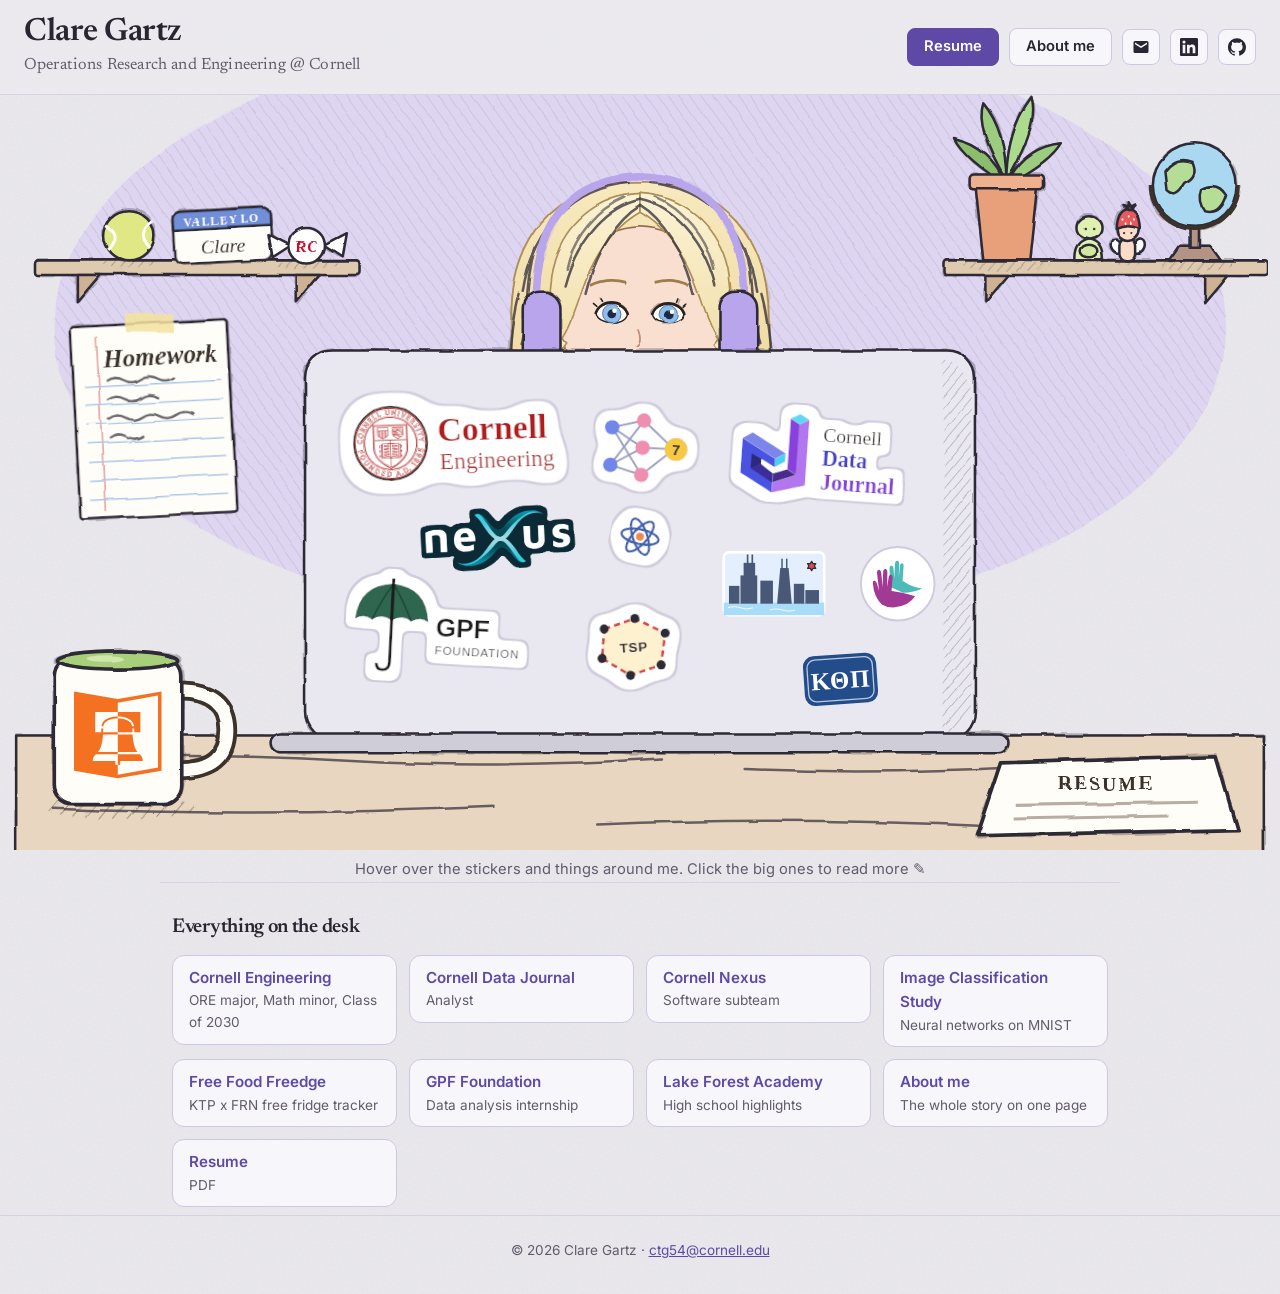
<file: index.html>
<!doctype html>
<html lang="en" data-theme="lavender">
<head>
  <meta charset="utf-8">
  <meta name="viewport" content="width=device-width, initial-scale=1">
  <title>Clare Gartz</title>
  <meta name="description" content="Clare Gartz — Operations Research and Engineering student at Cornell University.">
  <style>
    :root {
      --paper: #fbf7ef;
      --paper-2: #f4ecdd;
      --ink: #3b302a;
      --muted: #75685e;
      --accent: #b31b1b;
      --hand: 255px 15px 225px 15px / 15px 225px 15px 255px;
      --pencil: #3b302a;
      --btn: var(--accent);
      --btn-text: #fff;
      --pill-bg: var(--paper);
      --pill-border: var(--ink);
      --card-bg: #fffdf8;
    }
    /* Soft version: light gray page, lavender accents */
    :root[data-theme="lavender"] {
      --paper: #e9e8ec;
      --ink: #2f2a36;
      --muted: #6c6576;
      --accent: #7a64bd;
      --btn: #c9b9f0;
      --btn-text: #2f2a36;
      --pill-bg: #f5f4f7;
      --pill-border: #a993dd;
      --card-bg: #f5f4f7;
    }

    *, *::before, *::after { box-sizing: border-box; }
    html, body { margin: 0; }
    body {
      background-color: var(--paper);
      /* faint paper grain */
      background-image: url("data:image/svg+xml,%3Csvg xmlns='http://www.w3.org/2000/svg' width='160' height='160'%3E%3Cfilter id='n'%3E%3CfeTurbulence type='fractalNoise' baseFrequency='.9' numOctaves='3'/%3E%3CfeColorMatrix values='0 0 0 0 .23 0 0 0 0 .19 0 0 0 0 .16 0 0 0 .07 0'/%3E%3C/filter%3E%3Crect width='160' height='160' filter='url(%23n)'/%3E%3C/svg%3E");
      color: var(--ink);
      font: 400 18px/1.5 "Times New Roman", Times, serif;
      min-height: 100vh;
      display: flex; flex-direction: column;
    }
    a { color: var(--accent); }

    /* Top bar */
    header {
      display: flex; align-items: center; justify-content: space-between; gap: 16px;
      padding: 16px 24px; flex-wrap: wrap;
    }
    .name { font-weight: 700; font-size: 2rem; line-height: 1.05; margin: 0; letter-spacing: -0.01em; }
    .tagline { color: var(--muted); font-style: italic; font-size: 1.02rem; margin: 2px 0 0; }
    .top-links { display: flex; align-items: center; gap: 10px; flex-wrap: wrap; }
    .pill {
      display: inline-flex; align-items: center; gap: 6px;
      padding: 6px 16px; font-size: 1rem; font-weight: 700;
      text-decoration: none; color: var(--ink);
      border: 2px solid var(--pill-border); border-radius: var(--hand); background: var(--pill-bg);
      transition: transform .15s, background .15s;
      font-family: inherit; cursor: pointer;
    }
    .pill:hover { transform: rotate(-2deg) translateY(-1px); }
    .pill.primary { background: var(--btn); border-color: var(--pill-border); color: var(--btn-text); }
    .icon-link { width: 40px; height: 38px; padding: 0; justify-content: center; }
    .icon-link svg { width: 18px; height: 18px; fill: currentColor; }

    /* Scene */
    main { flex: 1; display: flex; flex-direction: column; align-items: center; padding: 0 12px; }
    .scene-wrap { width: 100%; max-width: 1280px; }
    svg.scene { display: block; width: 100%; height: auto; max-height: calc(100vh - 140px); margin: 0 auto; }
    .scene text { font-family: "Times New Roman", Times, serif; }
    .scene text.sans { font-family: "Helvetica Neue", Helvetica, Arial, sans-serif; }
    .hint { color: var(--muted); font-style: italic; font-size: 1.05rem; text-align: center; margin: 8px 0 0; }
    .hint .touch { display: none; }
    @media (hover: none) { .hint .mouse { display: none; } .hint .touch { display: inline; } }

    /* Pencil outlines on every shape that doesn't set its own stroke */
    .ink :is(path, rect, circle, ellipse, polygon):not([stroke]) {
      stroke: var(--pencil); stroke-width: 2.4; stroke-linejoin: round; stroke-linecap: round;
    }
    .sk { filter: url(#sketch); }
    .sk.cut { filter: none; } /* die-cut stickers: crisp edges, no sketch wobble */
    .ink .cut :is(path, rect, circle, ellipse, polygon):not([stroke]) { stroke: none; } /* flat vinyl look */
    :root[data-theme="lavender"] .wall-glow { fill: #ddd4f2; opacity: .9; }

    .hot { cursor: pointer; transform-box: fill-box; transform-origin: center; transition: transform .2s ease; outline: none; }
    .hot:hover, .hot:focus-visible, .hot.active { transform: scale(1.08) rotate(-2deg); }

    /* Little animations */
    .typing { animation: bob 0.9s ease-in-out infinite alternate; }
    @keyframes bob { to { transform: translateY(2px); } }
    .eyes { transform-box: fill-box; transform-origin: center; animation: blink 5s infinite; }
    @keyframes blink { 0%, 95%, 100% { transform: scaleY(1); } 97% { transform: scaleY(0.1); } }
    .steam path { animation: steam 3s ease-in-out infinite; opacity: 0; }
    .steam path:nth-child(2) { animation-delay: 1s; }
    .steam path:nth-child(3) { animation-delay: 2s; }
    @keyframes steam { 0% { opacity: 0; transform: translateY(6px); } 40% { opacity: .8; } 100% { opacity: 0; transform: translateY(-14px); } }
    .note { animation: float 3.5s ease-in-out infinite; opacity: 0; }
    .note.n2 { animation-delay: 1.7s; }
    @keyframes float { 0% { opacity: 0; transform: translate(0, 0); } 30% { opacity: .9; } 100% { opacity: 0; transform: translate(14px, -30px); } }
    @media (prefers-reduced-motion: reduce) {
      .typing, .eyes, .steam path, .note { animation: none; }
      .steam path, .note { opacity: .6; }
    }

    /* Hover bubble, drawn like a note card */
    .bubble {
      position: fixed; z-index: 20; max-width: 290px;
      background: #fffdf8; color: #3b302a;
      border: 2px solid #3b302a; border-radius: var(--hand);
      padding: 12px 16px; font-size: 1.02rem; line-height: 1.4;
      box-shadow: 3px 4px 0 rgba(59, 48, 42, .18);
      pointer-events: none; opacity: 0; transform: translateY(4px) rotate(-1deg);
      transition: opacity .15s, transform .15s;
    }
    .bubble.show { opacity: 1; transform: translateY(0) rotate(-1deg); }
    .bubble strong { display: block; font-size: 1.12rem; margin-bottom: 2px; }
    .bubble .go { display: block; margin-top: 6px; color: #b31b1b; font-weight: 700; font-style: italic; font-size: .95rem; }

    /* List fallback (handy on phones and for screen readers) */
    .index { width: 100%; max-width: 960px; padding: 28px 12px 8px; }
    .index h2 { font-size: 1.4rem; margin: 0 0 12px; }
    .index ul { list-style: none; margin: 0; padding: 0; display: grid; grid-template-columns: repeat(auto-fill, minmax(210px, 1fr)); gap: 12px; }
    .index a {
      display: block; padding: 10px 16px; text-decoration: none; color: var(--ink);
      background: var(--card-bg); border: 2px solid var(--pill-border); border-radius: var(--hand); font-weight: 700;
      transition: transform .15s;
    }
    .index a:hover { transform: rotate(-1deg); }
    .index a span { color: var(--muted); font-weight: 400; font-style: italic; font-size: .92rem; display: block; }

    footer { text-align: center; color: var(--muted); font-size: .95rem; padding: 24px 16px 32px; }

    @media (max-width: 640px) {
      header { padding: 14px 16px; }
      .name { font-size: 1.6rem; }
      svg.scene { max-height: none; }
      .index { padding-left: 4px; padding-right: 4px; }
    }
  </style>
  <link rel="stylesheet" href="https://fonts.googleapis.com/css2?family=Newsreader:ital,opsz,wght@0,6..72,400;0,6..72,500;0,6..72,600;1,6..72,400&family=Inter:wght@400;500;600;700&display=swap">
  <link rel="stylesheet" href="site.css">
</head>
<body>

  <header>
    <div>
      <h1 class="name">Clare Gartz</h1>
      <p class="tagline">Operations Research and Engineering @ Cornell</p>
    </div>
    <nav class="top-links" aria-label="Links">
      <!-- Resume: put your PDF in this folder named resume.pdf -->
      <a class="pill primary" href="resume.pdf?v=20261123" target="_blank" rel="noopener">Resume</a>
      <a class="pill" href="about.html">About me</a>
      <a class="pill icon-link" href="mailto:ctg54@cornell.edu" aria-label="Email">
        <svg viewBox="0 0 24 24" aria-hidden="true"><path d="M20 4H4a2 2 0 0 0-2 2v12a2 2 0 0 0 2 2h16a2 2 0 0 0 2-2V6a2 2 0 0 0-2-2zm0 4.2-8 5-8-5V6l8 5 8-5v2.2z"/></svg>
      </a>
      <a class="pill icon-link" href="https://www.linkedin.com/in/claregartz" target="_blank" rel="noopener" aria-label="LinkedIn">
        <svg viewBox="0 0 24 24" aria-hidden="true"><path d="M20.45 20.45h-3.56v-5.57c0-1.33-.02-3.04-1.85-3.04-1.85 0-2.14 1.45-2.14 2.94v5.67H9.35V9h3.41v1.56h.05c.48-.9 1.64-1.85 3.37-1.85 3.6 0 4.27 2.37 4.27 5.46v6.28zM5.34 7.43a2.06 2.06 0 1 1 0-4.13 2.06 2.06 0 0 1 0 4.13zM7.12 20.45H3.56V9h3.56v11.45zM22.22 0H1.77C.79 0 0 .77 0 1.73v20.54C0 23.23.79 24 1.77 24h20.45c.98 0 1.78-.77 1.78-1.73V1.730C24 .77 23.2 0 22.22 0z"/></svg>
      </a>
      <a class="pill icon-link" href="https://github.com/claregartz" target="_blank" rel="noopener" aria-label="GitHub">
        <svg viewBox="0 0 24 24" aria-hidden="true"><path d="M12 .3a12 12 0 0 0-3.8 23.4c.6.1.8-.3.8-.6v-2c-3.3.7-4-1.6-4-1.6-.6-1.4-1.4-1.8-1.4-1.8-1-.7.1-.7.1-.7 1.2.1 1.8 1.2 1.8 1.2 1 1.8 2.8 1.3 3.5 1 0-.8.4-1.3.7-1.6-2.7-.3-5.5-1.3-5.5-6 0-1.2.5-2.3 1.3-3.1-.2-.4-.6-1.6 0-3.2 0 0 1-.3 3.4 1.2a11.5 11.5 0 0 1 6 0c2.3-1.5 3.3-1.2 3.3-1.2.6 1.6.2 2.8 0 3.2.9.8 1.3 1.9 1.3 3.2 0 4.6-2.8 5.6-5.5 5.9.5.4.9 1.1.9 2.2v3.3c0 .3.1.7.8.6A12 12 0 0 0 12 .3"/></svg>
      </a>
    </nav>
  </header>

  <main>
    <div class="scene-wrap">
      <svg class="scene ink" viewBox="0 78 1200 722" role="group" aria-label="Sketch of Clare peeking over a laptop covered in stickers. Shelves behind her hold a tennis ball, a Valley Lo name tag with a Ruth&#39;s Chris mint, a plant, and a globe; a homework sheet is taped to the wall. On the desk are an LFA mug and her resume.">
        <defs>
          <!-- hand-drawn wobble: two slightly different jittered copies, like a pencil going over a line twice -->
          <filter id="sketch" x="-8%" y="-8%" width="116%" height="116%">
            <feTurbulence type="fractalNoise" baseFrequency="0.022" numOctaves="3" seed="4" result="n1"/>
            <feDisplacementMap in="SourceGraphic" in2="n1" scale="4.5" xChannelSelector="R" yChannelSelector="G" result="d1"/>
            <feTurbulence type="fractalNoise" baseFrequency="0.04" numOctaves="2" seed="11" result="n2"/>
            <feDisplacementMap in="SourceGraphic" in2="n2" scale="6" xChannelSelector="G" yChannelSelector="R" result="d2"/>
            <feComponentTransfer in="d2" result="d2f"><feFuncA type="linear" slope="0.3"/></feComponentTransfer>
            <feMerge><feMergeNode in="d2f"/><feMergeNode in="d1"/></feMerge>
          </filter>
          <pattern id="hatch" width="7" height="7" patternUnits="userSpaceOnUse" patternTransform="rotate(40)">
            <line x1="0" y1="0" x2="0" y2="7" stroke="#3b302a" stroke-width="1.3" opacity=".35"/>
          </pattern>
          <pattern id="hatch-light" width="9" height="9" patternUnits="userSpaceOnUse" patternTransform="rotate(-35)">
            <line x1="0" y1="0" x2="0" y2="9" stroke="#3b302a" stroke-width="1" opacity=".18"/>
          </pattern>
          <linearGradient id="hair" x1="0" y1="0" x2="0" y2="1">
            <stop offset="0" stop-color="#f7e9be"/><stop offset=".55" stop-color="#f0dca6"/><stop offset="1" stop-color="#e3c98e"/>
          </linearGradient>
          <linearGradient id="hair-front" x1="0" y1="0" x2="0" y2="1">
            <stop offset="0" stop-color="#fcf3d4"/><stop offset="1" stop-color="#f0dca6"/>
          </linearGradient>
          <path id="star" d="M0,-9 L2.6,-4.5 7.8,-4.5 5.2,0 7.8,4.5 2.6,4.5 0,9 -2.6,4.5 -7.8,4.5 -5.2,0 -7.8,-4.5 -2.6,-4.5Z"/>
          <!-- Cornell University seal (official artwork) -->
          <symbol id="cornell-seal" viewBox="0 0 1090 1090">
            <circle cx="545" cy="545" r="540" fill="#fff" stroke="none"/>
            <path fill="#b31b1b" stroke="none" d="m738.43 304.22h-163.17s-.10 109.33.10 112.22c.34 4.32 1.25 16.42 23.88 31.57l57.1 35.31s38.11-20.86 59.66-35.31c19.58-13.13 22.16-23.97 22.39-30.98.24-3.4.04-112.81.04-112.81m-67.5 108.67c-4.8 1.13-13.87 3.25-17.39 4.07-.54-3.23-2.61-15.39-4.62-27.23 1.39-.65 2.01-.93 3.24-1.5 2.03 2.66 15.09 19.83 18.77 24.66zm-17.12-31.29s-3.88 1.8-5.81 2.69c-.47-2.74-1.86-10.89-1.86-10.89h-22.87s-.92 8.11-1.24 10.95h-14.61l-6.23 20.67h-17.39c-.03-9.51-.05-24.17-.05-40.34l12.09 7.83-8.52 3.39 2.77 6.92s63.64-25.43 67.01-26.78c3.09 1.97 72.82 46.57 72.82 46.57l.08-.12v2.53h-58.37l-17.82-23.42zm-9.21 14.49c.79 4.66 1.63 9.59 2.37 13.98h-22.51c.48-4.19 1.04-9.17 1.59-13.98h18.55zm-17.82-6.39c.61-5.37 1.1-9.7 1.24-10.97h13.63c.20 1.16.94 5.48 1.87 10.97h-16.74zm-17.9 8.25c1.17-3.85 2.15-7.13 2.5-8.27h10.04c-.32 2.8-.64 5.61-.94 8.27h-11.6zm10.88 6.39c-.56 4.92-1 8.76-1.16 10.19h-14.71c.61-2.02 1.81-5.99 3.07-10.19h12.8zm26.02-55.31c0-6.41 5.22-11.63 11.64-11.63s11.64 5.22 11.64 11.63c0 1.77-.53 3.43-1.28 4.99l-9.88-6.32-11.62 4.64c-.32-1.07-.50-2.17-.50-3.31zm84.23 44.79-17.92-11.46 17.92-8.37v19.83zm-141.44-81.08 47.17 24.45 2.94-5.67-36.23-18.78h33.31l9.64 15.5 5.42-3.37-7.54-12.13h26.8l-7.39 11.69 5.4 3.41 9.55-15.1h33.82l-35.46 18.43 2.94 5.67 46.36-24.1h4.64c.01 9.66.03 20.24.04 30.84h-46.74v6.38h46.75c.01 5.36.01 10.66.01 15.81l-25.34 11.84-31.16-19.93c1.43-2.65 2.24-5.59 2.24-8.65 0-10.1-8.22-18.32-18.32-18.32s-18.33 8.22-18.33 18.32c0 1.99.41 3.91 1.03 5.77l-35.81 14.32-20.56-13.3v-5.86h47.86v-6.38h-47.86c0-10.6.01-21.15.02-30.84h4.8zm122.69 128.2c-.04.03-.09.06-.13.09h-59.86v7.45h48.21c-16.99 10.52-36.67 21.46-42.98 24.93-3.74-2.31-52.52-32.47-52.52-32.47-12.73-8.53-19.5-16.87-20.1-24.8-.02-.37-.04-1.65-.05-3.66h15.12l-2.22 7.37h26.63s.14-1.28.38-3.39h24.32c.65 3.8 1.08 6.38 1.16 6.8h-52.52l3 7.37h72.24c.15-.05 9.82-7.37 9.82-7.37h-31.81l30.19-7.05-2.84-3.73h52.67c-.01 1.85-.03 3.05-.05 3.38-.14 3.85-.44 12.86-18.66 25.08zm-196.66-136.72h-163.16s-.12 109.33.09 112.23c.33 4.31 1.25 16.41 23.88 31.56l57.07 35.31 2.08-1.24c.36-.19 36.06-19.62 57.61-34.07 19.56-13.1 22.15-23.94 22.4-30.96.23-3.5.03-112.83.03-112.83m-8.5 8.52c.02 11.48.04 24.25.06 36.81h-146.23c0-12.57.01-25.3.02-36.81h146.15zm-21.82 130.25c-4.4 2.88-9.18 5.86-14.12 8.86v-94.85h14.12v85.99zm-22.1-85.99v99.61c-4.96 2.92-9.78 5.71-14.12 8.18v-107.79h14.12zm-80.43 0h14.13v93.68c-6.36-3.94-11.63-7.2-14.13-8.75v-84.93zm22.11 0h14.12v107.34c-4.41-2.72-9.31-5.75-14.12-8.74v-98.6zm-43.81 59.14c-.10-1.79-.13-24.32-.13-51.05v-8.09h13.86v79.24c-8.58-6.89-13.24-13.64-13.73-20.1zm72.61 57.27c-.73-.45-3.23-1.99-6.7-4.14v-112.27h14.12v112.29c-3.13 1.75-5.8 3.23-7.42 4.12zm73.44-57.53c-.13 3.46-.52 11.13-13.84 21.51v-80.39h13.9c.02 10.6.02 20.84.02 29.73 0 16.29-.02 28-.08 29.15zm294.12-305.56-18.45-8.78s-29.96 31.73-38.13 40.39c1.52-11.79 7.11-55.14 7.11-55.14l-19.49-9.3-9.53 83.76 20 9.51 58.49-60.44m-72.8 47.78c.38-3.4 7.51-66.124 8.26-72.64 3.32 1.59 7.37 3.509 9.34 4.454-.37 2.859-7.83 60.686-7.83 60.686l3.51 2.07 1.42-1.44s38.38-40.63 40.86-43.26c1.88.89 5.21 2.48 8.32 3.96-4.53 4.68-48.34 49.94-50.74 52.42-2.43-1.16-10.72-5.1-13.14-6.25zm177.99 70.63c2.52-2.34 3.85-4.98 3.95-7.87.19-5.1-3.46-9.76-7.43-14.04l-5.15-5.53-18.56 17.22 5.14 5.54c3.1 3.34 12.53 13.48 22.05 4.68zm-8.91-19.97c.77.83 1.56 1.66 1.56 1.66 2.98 3.22 6.02 6.92 6.02 10.07v.17c-.06 1.46-.79 2.83-2.26 4.19-4.07 3.76-8.16 2.53-14.59-4.39 0 0-.77-.84-1.54-1.66 2.48-2.3 8.34-7.75 10.81-10.04zm-78.2 11.65 10.04-13.74s-20.06-14.65-23.59-17.23c2.03-2.78 7.17-9.82 9.2-12.6 3.46 2.52 21.46 15.66 21.46 15.66l10.02-13.75s-17.98-13.13-21.44-15.65c1.9-2.61 5.81-7.94 7.71-10.55 3.52 2.58 23.42 17.11 23.42 17.11l10.01-13.74-39.72-29.04-47.01 64.38 39.9 29.15zm8.26-86.14c3.53 2.58 27.67 20.22 31.19 22.8-1.32 1.82-2.46 3.38-3.79 5.19-3.52-2.57-23.42-17.09-23.42-17.09l-13.94 19.08s17.99 13.13 21.45 15.65c-1.32 1.82-2.47 3.39-3.8 5.21-3.46-2.53-21.45-15.67-21.45-15.67l-15.44 21.16s20.05 14.64 23.58 17.22c-1.32 1.82-2.47 3.39-3.8 5.2-3.53-2.58-27.82-20.33-31.36-22.92 2.8-3.82 37.98-52 40.78-55.83zm136.9 367.07 1.3 20.17s29.9-1.92 31.28-2c1.26.64 50.06 25.49 50.06 25.49l-1.3-21.9s-23.3-11.4-29.6-14.51c5.9-3.84 27.5-17.86 27.5-17.86l-1.5-23.68s-45.29 31.46-46.46 32.28c-1.4.10-31.28 2.01-31.28 2.01zm33.08 3.17s33.56-23.32 39.96-27.76c.3 4.41.6 9.43.7 11.24-2.4 1.54-32.7 21.25-32.7 21.25s32.6 16.01 35.2 17.26c.1 1.68.3 5.6.6 9.59-6.9-3.5-43.16-21.95-43.16-21.95l-27.44 1.75-.62-9.62 27.46-1.76zm-82.31-197.35c-2.66-4.32-4.25-9.68-4.58-15.48l-.23-3.97-17.79 8.66 1.19 3.7c2.06 6.33 3.29 10.14 7.43 16.8 5.51 8.89 12.3 14.5 19.61 16.21 5.91 1.38 11.93.20 17.86-3.49 13.88-8.63 11.32-21.98 9.44-31.74-1.33-6.95-2.01-11.3.90-13.1 5.67-3.52 9.51.79 11.32 3.66 2.48 3.99 4.18 8.68 4.91 13.55l.53 3.52 16.29-7.73-.49-2.09c-1.35-5.72-3.87-11.54-7.45-17.32-4.84-7.78-11.32-12.96-18.26-14.58-6.05-1.42-12.25-.21-18.41 3.63-13.43 8.34-11.04 21.37-9.3 30.89 1.37 7.4 2.02 12.04-1.46 14.21-4.31 2.66-9.34-1.87-11.51-5.33zm14.29 9.83c6.73-4.19 5.28-12.06 3.88-19.67-1.71-9.34-3.48-19 6.89-25.44 4.93-3.06 9.77-4.06 14.42-2.98 5.56 1.31 10.88 5.65 14.96 12.23 2.89 4.65 4.92 9.27 6.23 13.83-2.05.97-3.83 1.69-6.06 2.75-1.03-4.33-2.71-8.45-4.96-12.09-3.51-5.62-10.49-10.4-18.61-5.36-6.14 3.81-4.7 11.32-3.31 18.59 1.85 9.61 3.76 19.53-7.04 26.24-4.7 2.93-9.36 3.89-13.85 2.84-7.48-1.75-13.01-8.5-16.33-13.84-3.64-5.86-4.81-9.31-6.65-14.99 1.97-.95 3.94-1.91 6.6-3.2.66 3.65 2.53 9.96 5.05 14.04 4.06 6.54 12.03 11.22 18.78 7.05zm-227.69-248.71-19.39-5.68-22.46 76.5 19.4 5.7 22.45-76.52zm-35.29 67.23c1.34-4.54 18.15-61.8 19.48-66.35 2.7.79 6.55 1.93 9.25 2.71-1.33 4.55-18.14 61.81-19.47 66.36-2.7-.79-6.56-1.93-9.26-2.72zm343.76 270.11c-4.6 1.23-60.61 15.89-60.61 15.89l5.14 19.56 60.67-15.88c1 3.93 5.4 20.63 5.4 20.63l16.4-4.31-15.9-60.83-16.4 4.31s4.3 16.71 5.3 20.63zm7.3-18.49c1.2 4.44 12.1 46.17 13.3 50.6-2.2.57-4.1 1.07-6.3 1.64-1-3.93-5.4-20.64-5.4-20.64l-60.6 15.89c-.71-2.72-1.73-6.61-2.45-9.34 4.69-1.22 60.65-15.88 60.65-15.88s-4.4-16.71-5.4-20.63c2.2-.57 4.1-1.06 6.2-1.64zm-81.29-4.65 73.29-31.45-8-18.57-73.29 31.45 8 18.57zm66.29-34.22c-4.33 1.87-59.17 25.41-63.52 27.28-1.11-2.58-2.7-6.27-3.81-8.86 4.35-1.86 59.19-25.41 63.55-27.27 1.11 2.58 2.68 6.27 3.78 8.85zm-646.96-181.31-8.71-14.61s-21.07 12.53-24.83 14.76c-2.48-4.17-32.06-53.88-32.06-53.88l-17.38 10.33 40.78 68.51 42.2-25.11zm-67.44-46.48c2.48 4.17 32.06 53.88 32.06 53.88s21.08-12.54 24.83-14.77c1.16 1.93 2.15 3.6 3.3 5.54-3.76 2.23-29.36 17.47-33.12 19.7-2.42-4.08-32.93-55.35-35.36-59.42 2.41-1.44 5.87-3.49 8.29-4.93zm563.36 130.93s19.41-18.02 22.66-21.03c.72.78 1.46 1.58 1.46 1.58 1.8 1.95 2.6 3.32 2.6 4.89 0 1.34-.58 2.84-1.62 4.95 0 .01-11.74 24.01-11.74 24.01l15.23 16.43 14.86-32.14c.55-1.3 1.63-4.08 1.8-7.09 7.12 2.98 15.17 1.81 21.14-3.74 4.87-4.53 7.44-9.48 7.63-14.71.38-10.2-8.22-19.44-15.81-27.6l-13.52-14.58-58.43 54.21 13.74 14.82zm44.41-61.56c2.51 2.71 9.93 10.71 9.93 10.71 6.76 7.27 14.41 15.49 14.41 23.38 0 .14-.01.29-.01.44-.14 3.82-2.08 7.43-5.95 11.02-5.65 5.25-13.54 5.4-19.64.39l-1.78-1.5-3.57 3.53 1.44 1.79c1.3 1.63 1.1 4.29-.62 8.34.03-.05-8.01 17.32-11.51 24.9-2.68-2.88-5.97-6.42-7.4-7.98 1.36-2.8 10.13-20.74 10.13-20.74 1.35-2.74 2.19-5.08 2.19-7.37 0-2.69-1.16-5.31-4.03-8.39l-5.06-5.47s-19.42 18.03-22.65 21.04c-1.92-2.06-4.65-5-6.56-7.06 3.47-3.23 47.2-43.8 50.68-47.03zm-766.54 124.27c-3.07-1.55-6.01-1.88-8.76-.97-4.85 1.59-7.95 6.62-10.59 11.84l-3.4 6.74 22.58 11.44 3.42-6.73c2.05-4.07 8.3-16.43-3.25-22.32zm-15.66 15.28c.51-1 1.03-2.03 1.03-2.03 1.98-3.91 4.4-8.05 7.35-9.14.06-.03.11-.04.17-.06 1.39-.45 2.92-.23 4.71.67 4.93 2.51 5.2 6.77.93 15.2 0 0-.52 1.02-1.02 2.02-3.01-1.52-10.15-5.13-13.17-6.66zm55.92 28.32s-23.62-11.96-27.58-13.96c.49-.96.98-1.93.98-1.93 1.2-2.36 2.22-3.58 3.69-4.13 1.26-.46 2.86-.43 5.21-.19l26.59 2.69 10.13-19.98-35.31-2.8c-1.4-.07-4.38-.11-7.26.77.32-7.72-3.56-14.86-10.83-18.54-5.94-3-11.47-3.69-16.45-2.06-9.7 3.18-15.39 14.45-20.411 24.4l-8.992 17.73 71.103 36.03 9.13-18.03zm-73.124-20.32c1.672-3.29 6.604-13.02 6.604-13.02 4.48-8.87 9.54-18.89 16.93-21.62.14-.06.28-.10.42-.15 3.64-1.19 7.69-.62 12.39 1.76 6.89 3.48 9.77 10.83 7.18 18.29l-.79 2.19 4.55 2.13 1.19-1.98c1.07-1.78 3.63-2.51 8.03-2.31-.06 0 19.02 1.52 27.34 2.17-1.77 3.52-3.95 7.83-4.92 9.71-3.09-.31-22.97-2.31-22.97-2.31-3.03-.32-5.52-.30-7.66.50-2.53.93-4.58 2.93-6.48 6.68l-3.38 6.64s23.64 11.97 27.59 13.96c-1.27 2.52-3.08 6.09-4.36 8.6-4.22-2.13-57.433-29.1-61.664-31.24zm198.57-132.78-11.02-12.98s-18.93 16.06-22.27 18.9c-2.24-2.64-7.87-9.28-10.1-11.91 3.27-2.78 20.25-17.17 20.25-17.17l-11-13s-16.98 14.4-20.24 17.18c-2.09-2.45-6.36-7.49-8.45-9.95 3.33-2.83 22.11-18.76 22.11-18.76l-10.99-12.98-37.55 31.82 51.54 60.82 37.72-31.97zm-52.32-53.21c1.45 1.72 2.7 3.19 4.15 4.9-3.33 2.83-22.11 18.77-22.11 18.77l15.28 18.01s16.97-14.4 20.24-17.17c1.46 1.72 2.72 3.21 4.17 4.93-3.27 2.76-20.25 17.16-20.25 17.16l16.93 19.98s18.95-16.07 22.28-18.9c1.46 1.72 2.72 3.2 4.18 4.92-3.34 2.83-26.31 22.3-29.65 25.13-3.06-3.62-41.65-49.13-44.72-52.75 3.34-2.83 26.16-22.16 29.5-24.98zm270.18-25.17c11.2-.77 19.49-4.14 24.62-10.04 4.8-5.51 6.89-13.23 6.22-22.948l-3.46-50.082-20.15 1.39 3.13 45.512c.50 7.336-.59 12.598-3.24 15.638-1.86 2.14-4.57 3.3-8.28 3.56-3.72.25-6.57-.53-8.72-2.4-3.04-2.65-4.84-7.716-5.34-15.044l-3.13-45.506-20.18 1.38 3.46 50.087c1.4 20.383 13.2 29.953 35.07 28.453zm-23.26-74.28c.32 4.64 2.76 40.23 2.76 40.23.62 8.91 2.95 15.01 7.15 18.67 3.22 2.8 7.44 4.04 12.55 3.68 5.11-.35 9.11-2.15 11.91-5.35 3.12-3.58 4.66-8.75 4.66-15.727 0-1.195-2.9-43.993-2.9-43.993l9.6-.660s3.2 46.895 3.2 47.895c0 6.795-1.69 12.175-5.04 16.025-4.17 4.79-11.23 7.57-20.99 8.24-18.89 1.3-28.24-6.19-29.44-23.542 0 0-2.42-35.038-3.09-44.818 2.8-.190 6.83-.460 9.63-.650zm-391.63 388.42c9.621 2.69 18.451 2.18 24.861-1.43 4.95-2.78 8.31-7.25 10-13.28 4.66-16.72-8.4-26.79-22.19-30.64-14.003-3.91-30.085-.84-34.468 14.82-4.363 15.67 7.805 26.62 21.797 30.53zm-16.699-29.1c3.625-12.99 17.32-14.13 27.95-11.16 4.87 1.37 19.26 6.46 19.26 18.99 0 1.59-.23 3.3-.74 5.14-1.3 4.63-3.82 8.02-7.5 10.1-5.11 2.87-12.71 3.21-20.845.94-10.625-2.97-21.746-11.04-18.125-24.01zm332.88-286.18s-22.9 8.77-26.97 10.33c-1.74-4.53-22.43-58.56-22.43-58.56l-18.88 7.24 28.5 74.43 45.87-17.56-6.09-15.88zm-36.73 26.62c-1.7-4.43-23.03-60.144-24.72-64.56 2.62-1.01 6.38-2.45 9-3.46 1.74 4.532 22.43 58.57 22.43 58.57s22.9-8.79 26.97-10.35c.81 2.1 1.5 3.91 2.31 6.01-4.09 1.56-31.91 12.23-35.99 13.79zm266.82-98.89-19.43-2.48s-4.28 33.58-6.04 47.347c-4.91-13.707-18.07-50.417-18.07-50.417l-22.42-2.86-10.1 79.06 19.42 2.5s4.29-33.63 6.04-47.38c4.93 13.656 18.19 50.46 18.19 50.46l22.31 2.85 10.1-79.08zm-28.54 71.4c-1.04-2.89-21.12-58.62-21.12-58.62l-4.53-1.01s-6.42 50.7-7.03 55.46c-2.69-.34-6.23-.80-8.92-1.15.60-4.69 8.16-63.88 8.76-68.58 3.44.44 11.71 1.5 13.96 1.79 1.04 2.89 20.97 58.73 20.97 58.73l4.53.62s6.46-50.44 7.07-55.2c2.69.34 6.24.79 8.93 1.14-.60 4.69-8.16 63.88-8.76 68.58-3.43-.43-11.61-1.48-13.86-1.76zm-438.64 79.96-12.2 15.32s26.48 21.09 37.33 29.74c-14.26-2.92-52.46-10.73-52.46-10.73l-14.09 17.68 62.34 49.66 12.22-15.29s-26.53-21.12-37.38-29.76c14.23 2.88 52.58 10.66 52.58 10.66l14.02-17.61-62.36-49.67zm46.22 61.44c-3.01-.60-61.06-12.36-61.06-12.36l-3.22 3.34s40 31.81 43.76 34.81c-1.69 2.12-3.92 4.9-5.61 7.02-3.7-2.95-50.37-40.13-54.07-43.08 2.16-2.71 7.35-9.24 8.76-11 3.02.61 61.08 12.56 61.08 12.56l2.89-3.55s-39.76-31.72-43.51-34.7c1.68-2.12 3.9-4.93 5.6-7.05 3.7 2.96 50.37 40.14 54.08 43.09-2.16 2.71-7.29 9.16-8.7 10.92zm-129.49 189.74c12.45 3.49 23.79 2.65 32.79-2.41 8.38-4.72 14.45-13.06 17.54-24.12 6.4-22.89-5.11-42.04-29.29-48.8-23.95-6.69-43.529 3.77-49.954 26.65l-.004.01c-6.477 23.24 4.601 41.89 28.918 48.67zm-23.821-47.25c5.614-20.09 22.258-28.9 43.441-22.98 21.41 5.97 31.23 22.17 25.62 42.27-2.74 9.83-7.81 16.87-15.05 20.94-7.75 4.36-17.7 5.03-28.768 1.93-17.372-4.84-26.872-16.07-26.872-30.97 0-3.54.536-7.28 1.629-11.19zm17.559 136.22c24.902 1.61 40.822-13.67 42.572-40.83 0 0 .02-2.1.02-4.95 0-5.82-1.59-14.83-1.59-14.83l-18.94-.32 1.68 3.77c1.4 3.17 2.19 9.72 1.84 15.24-.89 13.71-10.83 21.96-25.316 21.04-7.368-.47-13.696-3.31-17.817-8-3.687-4.19-5.429-9.67-5.035-15.82.266-4.17 1.008-9.15 4.539-14.52l2.266-3.45-18.508-2.78-.840 1.78c-2.379 5.06-4.027 11.63-4.414 17.57-.867 13.5 2.418 24.89 9.492 32.93 6.86 7.8 17.25 12.35 30.051 13.17zm-34.27-45.76c.239-3.65 1.352-8.98 3.313-13.85 1.977.30 3.781.70 6.523 1.12-2.433 4.96-3.179 9.55-3.425 13.46-.047.69-.067 1.38-.067 2.06 0 6.74 2.192 12.8 6.406 17.58 5.055 5.75 12.672 9.22 21.446 9.79 17.426 1.11 29.846-9.32 30.926-25.98.07-1.03.10-2.09.10-3.14 0-3.95-.57-7.64-1.36-10.83 2.65.04 4.56.06 6.63.09 1.07 5.45 1.07 14.29 1.07 14.29-1.56 24.22-15.03 37.3-36.956 35.89-11.527-.74-20.422-4.57-26.418-11.38-5.469-6.21-8.309-14.9-8.309-25.27 0-1.25.039-2.53.121-3.83zm757.63 447.48 11.59 16.58 16.51-11.58-11.59-16.56-16.51 11.56zm12.89 9.21c-1.62-2.3-3.92-5.6-5.52-7.9 2.28-1.61 5.55-3.89 7.85-5.51 1.61 2.31 3.91 5.6 5.52 7.91-2.29 1.6-5.55 3.89-7.85 5.5zm-122.88 46.04 7.1 18.9 18.88-7.1-7.1-18.88-18.88 7.08zm10.19 12.1c-.98-2.6-2.4-6.4-3.38-9 2.62-1 6.35-2.4 8.97-3.4.99 2.7 2.4 6.4 3.4 9.1-2.63.9-6.36 2.3-8.99 3.3zm57.83-96.79c-10.36-3.13-22.33-.93-36.63 6.71l-20.22 10.82 37.63 70.26 20.22-10.79c14.28-7.64 22.74-16.39 25.88-26.76 2.73-9.01 1.18-19.06-4.61-29.86-5.77-10.8-13.27-17.65-22.27-20.38zm21.82 48.7c-2.68 8.84-10.52 16.78-23.31 23.63 0 0-12.03 6.43-15.56 8.33-2.23-4.18-30.41-56.78-32.64-60.96 3.53-1.88 15.56-8.32 15.56-8.32 12.8-6.87 23.77-8.99 32.59-6.31 7.62 2.3 14.06 8.29 19.16 17.81 3.51 6.56 5.27 12.74 5.27 18.43 0 2.56-.36 5.03-1.07 7.39zm223.62-328.17c-8.1-2.12-15.12-1.5-20.84 1.84-7.66 4.49-10.74 12.6-11.9 17.05 0 0-.31 2.11-.60 4.08-3.04-.86-7.22-2.03-9.93-2.79 1.09-4.16 7.26-27.74 7.26-27.74l-15.85-4.12-12.12 46.3s43.81 12.38 44.52 12.38c-1.18-7.91 1.17-16.09 1.17-16.09 1.33-5.11 3.67-8.86 6.59-10.58 2-1.18 4.3-1.42 7-.72 9.4 2.46 7.5 12.41 6.8 15.41-1.5 5.4-4.5 9.39-6.6 12.3l-2.7 3.45 18.5 5.49s1.7-2.89 3.8-7.57c3.8-8.81 8.7-23.72 1.6-36.46-3.5-6.07-9.3-10.3-16.7-12.23zm13.9 36.24s-3.1 9.8-5.2 13.69c-2.1-.59-4.5-1.2-7.3-2 2.2-2.99 4.5-6.56 5.8-11.57.5-2.02.8-4.2.8-6.37 0-6.66-2.9-13.27-11.4-15.5-4-1.05-7.7-.62-10.94 1.27-4.17 2.44-7.39 7.35-9.07 13.81 0 .01-1.54 6.16-1.54 10.53-4.73-1.33-28.59-8.04-32.6-9.17 1.08-4.13 8.37-31.96 9.47-36.16 2.04.52 3.57.92 5.61 1.46-1.1 4.22-7.22 27.62-7.22 27.62s20.93 5.86 20.93 5.84c0-3.96 1.14-9.47 1.14-9.47.95-3.65 3.44-10.3 9.45-13.81 4.46-2.61 10.07-3.05 16.77-1.29 6 1.57 10.7 4.95 13.5 9.78 2 3.42 3.1 7.47 3.1 11.98 0 2.94-.5 6.08-1.3 9.36zm-40.31 46.16c-14.09-6.77-26.88-2.58-33.39 10.95-1.45 3.02-2.18 5.97-2.18 8.88 0 .93.64 1.83.78 2.76-4.04-3.05-8.16-7.41-8.16-13.11 0-1.83.43-3.79 1.42-5.86 2.11-4.37 4.94-7.17 7.67-9.55l2.59-2.23-14.65-10.12-1.56 1.54c-4.02 3.99-7.2 8.46-9.7 13.66-9.11 18.99.43 37 26.19 49.36 22.33 10.7 37.7 7.71 45.7-8.93 7.5-15.66 2.1-29.26-14.71-37.35zm9.92 35.06c-6.65 13.85-18.92 15.9-38.62 6.45-10.82-5.2-26.57-15.41-26.57-30.71 0-3.58.87-7.45 2.86-11.59 2.01-4.4 6.78-10.41 7.25-10.41.15.16 3.41 2.23 5.46 3.64-2.34 2.3-4.71 4.97-6.6 8.9-1.31 2.74-1.95 5.5-1.95 8.19 0 8.01 5.65 15.56 16.23 21.16l.93.49 4.31-1.56-1.43-2.68c-2.63-4.59-2.76-8.81-.42-13.71 5.25-10.9 14.85-13.98 26.34-8.46 9.92 4.75 20.1 13.87 12.21 30.29zm-369.98 205.27-12.31 84.63 20.56-4.7s2.1-15.2 2.49-18.1c2.94-.7 22.81-5.3 25.76-5.9 1.63 2.4 10.02 15.2 10.02 15.2l21.64-5-48.27-70.71-19.89 4.58zm48.91 65.13c-1.63-2.5-10.02-15.2-10.02-15.2l-32.88 7.6s-2.09 15.1-2.49 18c-1.98.5-5.93 1.4-9.49 2.2.98-6.7 10.21-70.14 10.68-73.39 2.47-.57 10.38-2.39 12.84-2.96 1.85 2.71 38.01 55.65 41.86 61.35-3.77.8-8.42 1.9-10.5 2.4zm171.56-187.35-2.93 31.23 17.41 2.07s.75-8.53 1.18-13.3c6.5 6.33 39.08 38.03 39.08 38.03l14.05-14.45-57.1-55.59-11.69 12.01zm61.32 43.68c-1.95 2.01-4.73 4.86-6.68 6.87-3.45-3.36-43.27-42.11-43.27-42.11s-1.34 15.21-1.67 18.96c-2.38-.29-4.6-.55-6.89-.82.39-4.07 2.13-22.67 2.28-24.24.88-.90 4.55-4.67 6.7-6.87 3.39 3.3 46.14 44.91 49.53 48.21zm73.95-147.37c-5.14-2.45-10.11-3.04-14.01-1.66-2.86 1.01-5.1 3.07-6.48 5.96-.83 1.71-1.24 3.47-1.24 5.21 0 1.2.20 2.4.61 3.56 1.72 4.91 6.52 8.07 10.24 9.86 4.74 2.28 9.39 2.82 13.1 1.52 2.96-1.04 5.31-3.22 6.8-6.33 3.2-6.7-.42-13.98-9.02-18.12zm4.25 15.84c-.89 1.85-2.12 3.03-3.78 3.62-2.37.83-5.6.37-9.06-1.3h-.01c-3.98-1.91-6.66-4.34-7.53-6.84-.54-1.51-.40-3.06.41-4.72.79-1.66 1.92-2.73 3.47-3.28 2.54-.89 6.16-.37 9.96 1.45 1.6.77 9.46 4.94 6.54 11.07zm-72.06 39.92s.01 0 .01.01l-.01-.01c-2.82-2.03-6.03-2.89-9.05-2.4-2.98.48-5.61 2.18-7.58 4.94-3.91 5.45-4.64 13.29 1.53 17.72 7 5.03 15.05-.32 18.94-2.89l.81-.55.27-.94c.34-1.17.51-2.5.51-3.88 0-4.4-1.74-9.36-5.43-12zm-.05 13.51c-4.86 3.11-8.83 4.71-11.96 2.45-4.04-2.9-2.11-7.87-.33-10.34 1.14-1.58 2.57-2.55 4.13-2.8 1.65-.26 3.42.24 5.12 1.46l.01.01c2.12 1.52 3.23 4.81 3.23 7.69 0 .55-.12 1.03-.20 1.53zm8.79 8.76-.86.63-.19 1.05c-.27 1.56-.51 3.31-.51 5.15 0 4.24 1.24 8.87 6 12.29 5.99 4.32 14.27 2.75 18.85-3.57 4.57-6.36 3.55-13.8-2.45-18.11-5.78-4.17-12.79-3.31-20.84 2.56zm19 12.45c-2.48 3.44-7.46 5.27-11.46 2.38h-.01c-2.6-1.86-3.8-4.29-3.8-7.94 0-.89.16-2.16.30-3.2 5.65-3.84 10.11-4.56 13.72-1.96 4.36 3.13 3.4 7.74 1.25 10.72zm10.01-27.48c-11.4-8.39-21.23-2.65-21.23-2.92 0-7.76-4.62-14-9.56-17.56-11.78-8.47-25.3-.82-33.48 10.5-9.46 13.14-8.4 26.28 2.75 34.32 10.58 7.04 19.93 1.99 19.9 2.29-.07.61-.15 1.23-.15 1.81 0 7.83 2.87 13.73 8.68 17.92 12.23 8.8 25.83 5.32 36.36-9.31 10.29-14.31 9.07-28.16-3.27-37.05zm-1.02 33.97c-5.13 7.12-15.72 17.64-28.98 8.09-5.67-4.08-7.52-10.01-5.98-19.22l.17-1.58-2.65-2.15-1.62.87c-6.46 3.78-13.15 3.8-18.35.06-12.44-8.95-5.23-21.81-1.55-26.93 6.64-9.2 17.29-15.64 26.1-9.3 4.54 3.27 8.74 9.44 6.9 16.91l-.46 1.91 3.07 1.85 1.48-.68c9-5 14.08-3.6 19.8.50 13.42 9.66 7.06 22.74 2.07 29.67zm-191.63 99.23c-6.73-2.04-14.23-1.25-20.56 2.16l-9.63 5.14 26.55 49.6 9.64-5.17c6.34-3.39 11.16-9.21 13.19-15.94 2.13-7.03 1.23-14.51-2.59-21.64s-9.56-12.03-16.6-14.15zm14.13 34.25c-1.63 5.41-5.51 10.07-10.63 12.82 0 0-2.83 1.52-4.97 2.66-2.13-3.95-19.44-36.3-21.56-40.26 2.16-1.15 4.97-2.66 4.97-2.66 5.1-2.74 11.13-3.38 16.53-1.74 5.67 1.7 10.33 5.71 13.47 11.58 2.05 3.81 3.09 7.73 3.09 11.56 0 2.05-.31 4.07-.90 6.04zm-487.89-87.36s-21.57 25.98-30.46 36.68c3.23-14.23 11.84-52.16 11.84-52.16l-17.34-14.4-50.95 61.33 15.04 12.47s21.62-26.04 30.49-36.71c-3.2 14.2-11.78 52.25-11.78 52.25l17.25 14.33 50.95-61.34-15.04-12.45zm-36.6 66.35c-2.66-2.21-8.95-7.44-10.68-8.88.67-3 13.69-61.02 13.69-61.02l-3.44-2.74s-32.47 39.08-35.54 42.77c-2.08-1.73-4.8-3.99-6.89-5.72 3.03-3.65 41.16-49.55 44.19-53.2 2.67 2.22 9.03 7.51 10.77 8.96-.68 2.99-13.78 60.86-13.78 60.86l3.4 2.93s32.52-39.18 35.58-42.87c2.08 1.73 4.8 3.99 6.89 5.72-3.03 3.64-41.16 49.55-44.19 53.19zm-83.24-190.32c3.2-9.15 2.28-19.39-2.65-29.61-5.01-10.35-12.44-17.5-21.51-20.67-9.64-3.36-20.82-2.2-32.3 3.34-22.973 11.11-30.746 31.46-20.285 53.11 4.887 10.14 12.295 17.18 21.415 20.37 9.89 3.45 21.21 2.32 32.76-3.24 11.36-5.48 19.17-13.54 22.57-23.3zm-53.58 21.54c-7.78-2.71-14.138-8.82-18.4-17.68-9.179-18.99-2.519-36.2 17.82-46.03 10.2-4.92 19.97-6 28.26-3.11 7.83 2.73 14.04 8.77 18.48 17.97 2.66 5.5 4 10.96 4 16.17 0 3.25-.52 6.4-1.57 9.4-2.94 8.41-9.81 15.42-19.88 20.27-10.25 4.95-20.18 6-28.71 3.01zm106.72 37.94-35.83 28.18c-12.82 10.06-18.68 6-22.36 1.33-2.28-2.9-3.23-5.68-2.9-8.48.48-4.01 3.67-8.34 9.47-12.91l35.84-28.19-12.46-15.86-39.45 31.04c-7.68 6.03-12.01 12.78-12.87 20.04-.93 7.75 2.1 16.12 9.02 24.89 6.9 8.78 14.32 13.7 22.06 14.63 7.26.87 14.82-1.75 22.49-7.79l39.45-31.01-12.46-15.87zm-30.26 42.72c-6.52 5.14-12.78 7.39-18.59 6.69-6.3-.75-12.53-5.01-18.54-12.64-5.35-6.79-8.05-13.13-8.05-18.89 0-.70.04-1.41.12-2.1.70-5.82 4.36-11.38 10.9-16.51 0 0 27.59-21.71 35.29-27.78 1.73 2.21 4.19 5.34 5.93 7.54-3.67 2.88-31.7 24.93-31.7 24.93-7.04 5.54-10.78 10.91-11.44 16.44-.07.57-.10 1.14-.10 1.72 0 3.62 1.37 7.21 4.1 10.66 7.4 9.41 17.42 9.25 29.77-.44 0 0 24.51-19.28 31.69-24.92 1.72 2.21 4.19 5.35 5.92 7.55-3.71 2.92-35.3 27.75-35.3 27.75zm-36.09-126.71c-2.66-5.52-6.75-9.27-12.13-11.16-6.91-2.41-15.8-1.42-24.36 2.71-9.03 4.36-15.34 10.59-17.76 17.55-.75 2.17-1.133 4.37-1.133 6.6 0 3.25.805 6.55 2.413 9.88 2.7 5.6 6.78 9.38 12.12 11.25 6.95 2.42 15.74 1.36 24.76-3 8.56-4.12 14.85-10.46 17.27-17.36 1.88-5.4 1.48-10.94-1.18-16.47zm-3.82 14.72c-1.95 5.6-7.27 10.83-14.57 14.35-7.63 3.69-15.18 4.7-20.72 2.76-3.96-1.38-7.02-4.26-9.09-8.55h-.01c-2.07-4.29-2.43-8.48-1.04-12.44 1.93-5.54 7.41-10.84 15.06-14.53 7.31-3.52 14.72-4.43 20.32-2.47 4.01 1.4 7.08 4.24 9.1 8.46 2.04 4.22 2.36 8.4.95 12.42zm-53.688-58.2 16.478-4.35s-5.34-20.16-6.42-24.24c3.11-.84 9.49-2.52 12.61-3.34 1.09 4.14 6.74 25.47 6.74 25.47l16.44-4.36-11.89-44.97-77.067 20.39 5.16 19.49s27.242-7.2 31.563-8.34c1.074 4.09 6.386 24.25 6.386 24.25zm-36.644-31.64c4.582-1.22 62.262-16.48 66.832-17.69 1.11 4.17 8.09 30.59 9.2 34.76-2.17.57-4.04 1.07-6.22 1.65-1.1-4.14-6.75-25.48-6.75-25.48l-22.828 6.04s5.328 20.15 6.418 24.24c-2.18.58-4.06 1.08-6.238 1.65-1.078-4.09-6.395-24.25-6.395-24.25s-27.246 7.2-31.562 8.34c-.719-2.7-1.739-6.56-2.457-9.26zm326.22 367.15 47.3 13.8 4.78-16.3s-23.74-6.9-27.93-8.2c.97-3.3 3.4-11.64 4.37-14.95 4.11 1.2 25.41 7.45 25.41 7.45l4.75-16.37s-21.29-6.21-25.41-7.42c.91-3.09 2.77-9.43 3.67-12.52 4.18 1.23 27.74 8.1 27.74 8.1l4.8-16.35-47.11-13.76-22.37 76.52zm62.91-59.16c-.63 2.15-1.18 4.03-1.81 6.19-4.19-1.22-27.75-8.1-27.75-8.1l-6.64 22.68s21.31 6.21 25.41 7.41c-.62 2.16-1.16 4.03-1.8 6.19-4.11-1.2-25.4-7.42-25.4-7.42l-7.32 25.11s23.72 7 27.92 8.2c-.63 2.2-1.18 4-1.81 6.2-4.19-1.3-32.95-9.7-37.14-10.9 1.33-4.5 18.06-61.81 19.39-66.36 4.19 1.23 32.76 9.57 36.95 10.8zm58.99 15.98-10.89-.85-4.51 56.03 10.9.9c7.16.6 14.35-1.7 19.7-6.2 5.6-4.8 8.9-11.6 9.55-19.7 1.47-18.17-11.66-29.11-24.75-30.18zm19.48 29.78c-.54 6.7-3.2 12.2-7.7 16-4.3 3.7-10.08 5.5-15.86 5 0 0-3.2-.2-5.62-.4.36-4.5 3.3-41.07 3.65-45.54 2.45.18 5.63.43 5.63.43 10.22.84 20 8.68 20 22.21 0 .7-.03 1.5-.10 2.3zm-21.39-41.69-22.87-1.83-6.39 79.42 22.85 1.9c30.1 2.4 46.43-9.8 48.55-36.1 2.11-26.37-12.07-40.97-42.14-43.39zm36.87 42.99c-1.87 23.2-15.88 33.4-42.85 31.2 0 0-12.3-1-17.58-1.4.37-4.7 5.16-64.21 5.53-68.93 4 .32 17.61 1.41 17.61 1.41 25.17 2.02 37.47 12.91 37.47 33.22 0 1.4-.06 2.9-.18 4.5zm95.99-35.79-4.29 37.89 28.38-6.6-20.35-32.26-3.74.97zm4.15 9.59c3.98 6.31 9.16 14.53 11.5 18.2-3.95.9-9.92 2.3-13.87 3.2.48-4.33 1.55-13.98 2.37-21.4zm-296.43-66.34-20.37-10.51-36.56 70.88 20.42 10.51c26.82 13.76 46.56 8.89 58.68-14.59 12.12-23.51 4.66-42.45-22.17-56.29zm17.47 53.86c-10.65 20.66-27.52 24.68-51.56 12.31 0 0-10.99-5.65-15.71-8.09 2.18-4.2 29.53-57.25 31.71-61.46 3.56 1.83 15.67 8.08 15.67 8.08 16.6 8.57 24.84 18.89 24.84 31.27 0 5.54-1.65 11.5-4.95 17.89zm-20.28-42.11-9.71-5.02-25.81 50.02 9.74 5c6.39 3.3 13.9 3.96 20.61 1.81 6.99-2.24 12.64-7.2 16.34-14.39 3.71-7.2 4.5-14.7 2.26-21.7-2.14-6.7-7.04-12.42-13.43-15.72zm6.47 35c-3.05 5.9-7.63 9.98-13.25 11.78-5.38 1.72-11.42 1.19-16.58-1.48 0 0-2.86-1.47-5.03-2.59 2.06-3.99 18.9-36.6 20.95-40.6 2.18 1.13 5.02 2.59 5.02 2.59 5.16 2.66 9.1 7.26 10.81 12.63.66 2.07.99 4.2.99 6.37 0 3.73-.98 7.55-2.91 11.3zm153.88-292.31c.05-.01-9.49.89-9.49.89l-27.52 2.54-24.37.81-.06 8.48 20.53-.59 27.76-2.21c25.72-2.86 34.96-1.79 35.05-1.79l1.79.23v-8.42l-1.4-.15c-.45-.06-10.9-1.25-22.29.21m0 27.76c.05-.02-11.28 1.05-11.28 1.05l-25.73 2.37c-.01 0-24.37.83-24.37.83l-.06 8.48 20.53-.59 27.76-2.2c25.73-2.87 34.97-1.83 35.06-1.82l1.78.22v-8.4l-1.4-.16c-.45-.06-10.9-1.24-22.29.22zm0 15.82c.07 0-17.15 1.59-17.15 1.59l-19.86 1.82c-.01 0-24.37.82-24.37.82l-.06 8.47 20.53-.59 27.76-2.19c25.73-2.85 34.97-1.81 35.05-1.8l1.79.22v-8.43l-1.41-.16c-.44-.05-10.89-1.21-22.28.25zm0-59.54c.06-.01-14.06 1.3-14.06 1.3l-22.94 2.08c-.01 0-24.37.82-24.37.82l-.07 8.5 20.53-.60 27.76-2.21c25.72-2.85 34.97-1.8 35.05-1.79l1.79.21v-8.41l-1.4-.16c-.45-.06-10.9-1.23-22.29.26zm0-71.19c.05-.01-10.96 1.02-10.96 1.02l-26.05 2.39-24.37.83-.06 8.48 20.53-.60 27.76-2.23c25.72-2.82 34.97-1.76 35.05-1.75l1.79.21v-8.42l-1.41-.16c-.44-.06-10.89-1.22-22.28.23zm0-15.83c.06-.01-13.04 1.22-13.04 1.22l-23.97 2.22-24.37.82-.06 8.49 20.54-.62 27.75-2.21c25.73-2.82 34.97-1.78 35.06-1.77l1.78.21v-8.43l-1.41-.15c-.44-.06-10.89-1.22-22.28.22zm0 43.55c.05-.01-10.25.94-10.25.94l-26.75 2.44c-.01 0-24.37.84-24.37.84l-.07 8.49 20.52-.58c.01 0 27.77-2.23 27.77-2.23 25.72-2.84 34.96-1.77 35.05-1.76l1.79.23v-8.45l-1.4-.16c-.45-.05-10.9-1.24-22.29.24zm0 15.82c.07-.01-19.47 1.8-19.47 1.8l-17.56 1.62c-.03 0-24.35.79-24.35.79l-.06 8.48 20.52-.57 27.77-2.22c25.73-2.85 34.97-1.82 35.06-1.81l1.78.22v-8.41l-1.4-.16c-.45-.05-10.9-1.24-22.29.26zm96.55-33.65c.02 0 27.8 2.23 27.8 2.23l20.54.60-.08-8.48-24.37-.83-37.1-3.42c-11.29-1.44-21.8-.28-22.24-.22l-1.42.16v8.42l1.79-.21c.09-.01 9.39-1.07 35.08 1.75zm0-15.82c.02.02 27.8 2.23 27.8 2.23l20.54.62-.08-8.49-24.36-.82-37.11-3.45c-11.29-1.43-21.81-.27-22.24-.21l-1.42.15v8.43l1.79-.21c.09-.01 9.39-1.05 35.08 1.75zm0 87c.02.01 27.8 2.22 27.8 2.22l20.54.60-.08-8.5-24.36-.82c-.02 0-37.12-3.39-37.12-3.39-11.28-1.48-21.79-.31-22.23-.25l-1.42.16v8.41l1.79-.21c.09-.01 9.39-1.06 35.08 1.78zm-293.13-374.34v325.11c0 180.01 234.8 284.4 237.17 285.44l1.08.47 1.07-.48c2.36-1.06 235.8-107.14 235.8-279.58l-.03-330.97-475.09.01zm5.33 5.33c5.22 0 459.21-.02 464.44-.02 0 2.95.01 105.92.01 195.29h-464.45v-195.27zm237.26 261.54c.40-.89 2.23-3.96 9.54-5.69.01 0 11.19-2.25 23.45-.91.08.01 18.84 1.92 18.84 1.92l28.69 2.37 25.63.22s3.35.02 6.41.04c0 7.93.04 180.5.04 188.38-5.93.07-24.11.26-24.11.26l-37.02-2.27-33.64-1.8c-9.34.02-14.43 3.97-17.83 7.52v-190.04zm-8.54 336.36c-32.78-15.57-228.72-115.53-228.72-278.12v-111.74h228.75v42.16c-1.87-1.03-4.19-1.94-7.14-2.63-.62-.13-12.7-2.59-26.28-1.08l-18.87 1.9-27.94 2.33c-.02 0-25.43.22-25.43.22l-15 .07.05 4.24v3.56h-19.34v19.37h-24.5v32.87h24.5v37.99h-24.5v32.89h24.5v37.97h-24.5v32.89h24.5v19.76h125.93c1.97 3.94 6.38 8.3 13.99 9.6v115.75zm.03-337.11v190.91c-3.15-3.51-8.13-7.62-17.38-7.64l-33.62 1.8-37.05 2.27s-16.34-.17-24.08-.26c0-7.88.03-180.45.04-188.38 3.07-.02 6.42-.04 6.42-.04l25.63-.22 28.66-2.37 18.82-1.91c12.27-1.35 23.48.91 23.58.93 5.8 1.37 8.09 3.61 8.98 4.91zm-140.07 25.9v15.84h-15.86v-15.84h15.86zm0 70.86v15.86h-15.86v-15.86h15.86zm0 70.86v15.86h-15.86v-15.86h15.86zm144.22 45.8c-9.24-.01-11.02-6.16-11.19-6.86l-.80-3.25-123.6-.06v-196.71h10.82l-.03 188.96 32.79.35 37.63-2.3 32.83-1.77c7.25.02 10 3.41 12.66 6.69 2.12 2.61 4.52 5.58 8.75 5.58 4.14 0 6.67-2.89 8.9-5.44 2.91-3.35 5.94-6.81 13.44-6.83l32.86 1.77 37.6 2.3c.02 0 32.99-.35 32.99-.35l-.17-4.21-.04-184.75h10.6v196.71h-123.48l-.89 3.15c-.21.72-2.27 7.01-11.67 7.02zm4.33 123.58v-115.66c7.59-1.33 12.1-5.68 14.18-9.58h126.05v-19.76h24.36v-32.89h-24.36v-37.97h24.36v-32.89h-24.36v-37.99h24.36v-32.87h-24.36v-19.37h-19.12v-7.8l-14.94-.07-25.43-.22-27.97-2.33-18.9-1.91c-13.58-1.5-25.65.97-26.14 1.06-3.26.77-5.71 1.81-7.7 2.95v-42.45h227.2c0 63.83.01 117.59.01 117.59 0 155.31-194.03 256.06-227.24 272.16zm140.23-153.52v-15.86h15.85v15.86h-15.85zm0-70.86v-15.86h15.85v15.86h-15.85zm0-70.88v-15.84h15.85v15.84h-15.85zm-403.68-330.47-.01 350.08c0 194.16 254.05 305.42 256.62 306.53l2.54 1.09 2.53-1.11c10.46-4.57 256.01-114.14 256.01-300.26l-.02-356.35-517.67.02zm259.1 643.72c-24.19-11.02-246.34-117.11-246.34-293.64 0 0 .02-325.01.02-337.31 12.29 0 479.83-.01 492.12-.01 0 12.31.02 343.57.02 343.57 0 168.92-221.65 276.21-245.82 287.39zm-.08-759c-216.62 0-392.86 176.25-392.86 392.89s176.24 392.88 392.86 392.88c216.64 0 392.88-176.24 392.88-392.88s-176.24-392.89-392.88-392.89zm0 773c-209.58 0-380.08-170.51-380.08-380.11 0-209.59 170.5-380.12 380.08-380.12 209.6 0 380.11 170.53 380.11 380.12 0 209.6-170.51 380.11-380.11 380.11zm55-244.95c.02.01 27.79 2.21 27.79 2.21.01 0 20.55.64 20.55.64l-.08-8.51-24.36-.85c-.02 0-37.12-3.4-37.12-3.4-11.28-1.47-21.79-.32-22.23-.26l-1.42.16v8.46l1.79-.22c.09-.01 9.39-1.07 35.08 1.77zm0-59.28c.02.01 27.79 2.24 27.79 2.24.01 0 20.55.58 20.55.58l-.08-8.49-24.36-.84c-.01 0-37.11-3.39-37.11-3.39-11.29-1.47-21.81-.28-22.25-.23l-1.41.16v8.45l1.79-.23c.10-.01 9.39-1.07 35.08 1.75zm0 15.82c.02.01 27.8 2.23 27.8 2.23l20.54.57-.08-8.48-24.38-.79-37.11-3.43c-11.27-1.49-21.78-.30-22.23-.25l-1.41.16v8.41l1.79-.22c.09-.01 9.39-1.04 35.08 1.8zm0 87.21c.02.01 27.79 2.2 27.79 2.2.01 0 20.55.59 20.55.59l-.08-8.47-24.38-.82-37.11-3.41c-11.27-1.46-21.78-.30-22.22-.25l-1.42.16v8.43l1.79-.22c.09-.01 9.39-1.05 35.08 1.79zm0-15.79c.02 0 27.79 2.2 27.79 2.2.01 0 20.55.59 20.55.59l-.08-8.48-24.38-.83-37.09-3.44c-11.29-1.44-21.8-.26-22.25-.20l-1.41.16v8.4l1.79-.22c.09-.01 9.39-1.05 35.08 1.82zm-584.03-163.1c0 291.72 237.32 529.1 529.03 529.1 291.73 0 529.12-237.38 529.12-529.1s-237.39-529.04-529.12-529.04c-291.71 0-529.03 237.32-529.03 529.04m12.773 0c0-284.67 231.59-516.27 516.26-516.27 284.69 0 516.32 231.6 516.32 516.27 0 284.68-231.63 516.3-516.32 516.3-284.67 0-516.26-231.62-516.26-516.3zm108.28 0c0 224.97 183.02 408 407.98 408 224.98 0 408.02-183.03 408.02-408.02 0-224.97-183.04-408.01-408.02-408.01-224.96 0-407.98 183.04-407.98 408.03m5.32 0c0-222.05 180.64-402.7 402.66-402.7 222.05 0 402.69 180.64 402.69 402.68 0 222.05-180.64 402.71-402.69 402.71-222.02 0-402.66-180.65-402.66-402.69zm-140.2 0c0 299.35 243.52 542.9 542.86 542.9 299.36 0 542.92-243.55 542.92-542.9 0-299.36-243.56-542.91-542.92-542.91-299.32 0-542.86 243.55-542.86 542.91m5.3292 0c0-296.43 241.14-537.59 537.53-537.59 296.42 0 537.62 241.16 537.62 537.59 0 296.42-241.2 537.6-537.62 537.6-296.39 0-537.53-241.18-537.53-537.6z"/>
          </symbol>
        </defs>

        <!-- Room -->
        
        <g class="sk">
          <!-- loose wall scribble behind her -->
          <ellipse class="wall-glow" cx="600" cy="300" rx="560" ry="290" fill="#f6e3dc" stroke="none" opacity=".7"/>
          <ellipse cx="600" cy="300" rx="560" ry="290" fill="url(#hatch-light)" stroke="none"/>
          <!-- desk -->
          <rect x="4" y="690" width="1192" height="120" fill="#e8d6c0"/>
          <g fill="none" stroke="#a87b52" stroke-width="1.6" opacity=".7">
            <path d="M60,712 q120,-6 260,2 t300,-2"/>
            <path d="M700,722 q140,6 300,-4 t150,4"/>
            <path d="M40,760 q200,8 420,-2"/>
            <path d="M560,775 q180,-8 380,2 t200,-4"/>
          </g>
        </g>

        <!-- Left shelf: tennis, Valley Lo tag + Ruth&#39;s Chris mint -->
        <g transform="translate(-108,-94)">
        <g class="sk">
          <rect x="130" y="330" width="310" height="14" rx="3" fill="#dfcab0"/>
          <path d="M170,344 l0,26 l22,-26 Z M380,344 l0,26 l22,-26 Z" fill="#cdb393"/>
        </g>
        <!-- Tennis ball (hover) -->
        <g class="hot" tabindex="0" role="button" aria-label="Tennis ball"
           data-title="Tennis" data-tip="Played on my high school team—always down for a match!">
          <g class="sk" transform="translate(-700,-408)">
            <ellipse cx="920" cy="740" rx="26" ry="5" fill="url(#hatch)" stroke="none"/>
            <circle cx="920" cy="714" r="24" fill="#dfe885"/>
            <path d="M898,704 Q914,714 900,728" fill="none" stroke="#fffdf8" stroke-width="3"/>
            <path d="M942,700 Q926,712 940,726" fill="none" stroke="#fffdf8" stroke-width="3"/>
          </g>
        </g>
        <!-- Work: Valley Lo name tag + Ruth&#39;s Chris mint (hover) -->
        <g class="hot" tabindex="0" role="button" aria-label="Work experience: Valley Lo name tag and Ruth&#39;s Chris mint"
           data-title="Work experience" data-tip="I have worked as a Lifeguard at Valley Lo Club and a Host at Ruth&#39;s Chris Steakhouse.">
          <g class="sk" transform="translate(262,284) rotate(-3)">
            <rect width="92" height="50" rx="7" fill="#fffdf8"/>
            <path d="M0,7 a7,7 0 0 1 7,-7 h78 a7,7 0 0 1 7,7 v11 h-92 Z" fill="#6f8fd8"/>
            <text x="46" y="14" text-anchor="middle" font-size="11" font-weight="700" letter-spacing="1" fill="#fff">VALLEY LO</text>
            <text x="46" y="41" text-anchor="middle" font-size="19" font-style="italic" fill="#3b302a">Clare</text>
          </g>
          <g class="sk" transform="translate(-410,-422)">
            <ellipse cx="800" cy="756" rx="30" ry="4" fill="url(#hatch)" stroke="none"/>
            <path d="M784,738 L763,727 L767,749 Z" fill="#fff"/>
            <path d="M816,738 L837,727 L833,749 Z" fill="#fff"/>
            <circle cx="800" cy="738" r="17" fill="#fff"/>
            <text x="800" y="743" text-anchor="middle" font-size="14" font-weight="700" fill="#c8102e">RC</text>
          </g>
        </g>
        </g>

        <!-- Homework sheet (hover: this semester's classes) -->
        <g class="hot" tabindex="0" role="button" aria-label="Homework: my classes this semester"
           data-title="Currently taking:" data-tip="ENGRI 1101&lt;br&gt;MATH 1920&lt;br&gt;PHYS 1112&lt;br&gt;PHYS 1110&lt;br&gt;MUSIC 1701&lt;br&gt;INFO 1998">
          <g class="sk" transform="translate(56,300) rotate(-3)">
            <rect width="150" height="184" rx="3" fill="#fffdf8"/>
            <rect x="52" y="-9" width="46" height="18" fill="#f3e3a0" stroke="none" opacity=".85" transform="rotate(4 75 0)"/>
            <line x1="24" y1="10" x2="24" y2="178" stroke="#e8a0a0" stroke-width="1.5"/>
            <text x="84" y="40" text-anchor="middle" font-size="24" font-style="italic" font-weight="700" fill="#3b302a">Homework</text>
            <g stroke="#a9c7e8" stroke-width="1.4">
              <line x1="10" y1="58" x2="142" y2="58"/><line x1="10" y1="76" x2="142" y2="76"/><line x1="10" y1="94" x2="142" y2="94"/>
              <line x1="10" y1="112" x2="142" y2="112"/><line x1="10" y1="130" x2="142" y2="130"/><line x1="10" y1="148" x2="142" y2="148"/><line x1="10" y1="166" x2="142" y2="166"/>
            </g>
            <g fill="none" stroke="#6b6175" stroke-width="1.4" opacity=".7">
              <path d="M32,53 q8,-5 16,0 t16,0 t16,0 t16,0"/><path d="M32,71 q8,-5 16,0 t16,0 t16,0"/>
              <path d="M32,89 q8,-5 16,0 t16,0 t16,0 t16,0 t16,0"/><path d="M32,107 q8,-5 16,0 t16,0"/>
            </g>
          </g>
        </g>

        <!-- Right shelf: plant, globe -->
        <g transform="translate(130,-94)">
        <g class="sk">
          <rect x="760" y="330" width="310" height="14" rx="3" fill="#dfcab0"/>
          <path d="M800,344 l0,26 l22,-26 Z M1010,344 l0,26 l22,-26 Z" fill="#cdb393"/>
        </g>
        <!-- Plant (hover: sustainability) -->
        <g class="hot" tabindex="0" role="button" aria-label="Plant: sustainability"
           data-title="Sustainability" data-tip="Led LFA's Sustainability Initiative: composting for 500+ people and reusable utensils at school events.">
          <g class="sk" transform="translate(-180,-406)">
            <ellipse cx="1000" cy="740" rx="42" ry="7" fill="url(#hatch)" stroke="none"/>
            <path d="M1000,660 Q970,610 978,586 Q1000,612 1000,660 Z" fill="#9ccc7e"/>
            <path d="M1000,660 Q1032,606 1024,580 Q1000,612 1000,660 Z" fill="#addb8e"/>
            <path d="M1000,664 Q960,640 950,620 Q984,628 1000,664 Z" fill="#8bbd6d"/>
            <path d="M1000,664 Q1042,642 1052,624 Q1016,628 1000,664 Z" fill="#9ccc7e"/>
            <path d="M970,660 L1030,660 L1022,736 L978,736 Z" fill="#e7a07a"/>
            <rect x="964" y="654" width="72" height="14" rx="4" fill="#eeb08d"/>
          </g>
        </g>
        <!-- Smiski + Sonny Angel (Fruit series) figurines (hover) -->
        <g class="hot" tabindex="0" role="button" aria-label="Smiski and Sonny Angel figurines"
           data-title="For Fun" data-tip="I&#39;m a big fan of Smiskis, Miffy, and Sonny Angels.">
          <rect x="874" y="274" width="86" height="60" fill="transparent" stroke="none"/>
          <g class="sk">
            <!-- Smiski: pale glow-green, sitting and hugging its knees -->
            <g transform="translate(7,0)">
            <ellipse cx="892" cy="331" rx="15" ry="2.5" fill="url(#hatch)" stroke="none"/>
            <path d="M879,330 Q878,312 892,309 Q906,312 905,330 Z" fill="#dff0b0"/>
            <ellipse cx="892" cy="321" rx="8" ry="6" fill="#d3e89d" stroke-width="1.4"/>
            <ellipse cx="892" cy="298" rx="12" ry="11" fill="#dff0b0"/>
            <circle cx="888" cy="299" r="1.2" fill="#3b302a" stroke="none"/><circle cx="896" cy="299" r="1.2" fill="#3b302a" stroke="none"/>
            </g>
            <!-- Sonny Angel: little cherub in a strawberry hat -->
            <ellipse cx="936" cy="331" rx="15" ry="2.5" fill="url(#hatch)" stroke="none"/>
            <ellipse cx="925" cy="316" rx="5" ry="7" fill="#fff" stroke-width="1.4" transform="rotate(-20 925 316)"/>
            <ellipse cx="947" cy="316" rx="5" ry="7" fill="#fff" stroke-width="1.4" transform="rotate(20 947 316)"/>
            <rect x="928" y="308" width="16" height="22" rx="7" fill="#fbdcc8"/>
            <circle cx="936" cy="300" r="10.5" fill="#fbdcc8"/>
            <path d="M924.5,299 Q925,281 936,280 Q947,281 947.5,299 Q936,294 924.5,299 Z" fill="#e8585e"/>
            <g fill="#fff3c4">
              <ellipse cx="930" cy="290" rx=".9" ry="1.3" stroke="none"/><ellipse cx="936" cy="287" rx=".9" ry="1.3" stroke="none"/><ellipse cx="942" cy="290" rx=".9" ry="1.3" stroke="none"/><ellipse cx="933" cy="294" rx=".9" ry="1.3" stroke="none"/><ellipse cx="939" cy="294" rx=".9" ry="1.3" stroke="none"/>
            </g>
            <path d="M936,281 l-5,-4 l5,1.5 l0,-4 l2,4 l5,-2 l-4,4.5 Z" fill="#7cb85c" stroke-width="1.2"/>
            <circle cx="932.5" cy="303" r="1.1" fill="#3b302a" stroke="none"/><circle cx="939.5" cy="303" r="1.1" fill="#3b302a" stroke="none"/>
          </g>
        </g>

        <!-- Globe (hover: travel) -->
        <g class="hot" tabindex="0" role="button" aria-label="Globe: travel"
           data-title="Travelling" data-tip="I love exploring new places. Fun fact: I&#39;m an American and Swedish citizen.">
          <g class="sk" transform="translate(-90,-406)">
            <ellipse cx="1090" cy="740" rx="36" ry="6" fill="url(#hatch)" stroke="none"/>
            <path d="M1066,736 L1114,736 L1104,722 L1076,722 Z" fill="#b39383"/>
            <rect x="1086" y="700" width="8" height="24" fill="#b39383"/>
            <circle cx="1090" cy="664" r="40" fill="#a9d8f0"/>
            <path d="M1062,650 Q1072,636 1088,642 Q1094,656 1080,662 Q1072,676 1064,668 Z" fill="#b5dd96"/>
            <path d="M1096,668 Q1112,660 1120,674 Q1114,694 1100,690 Q1092,680 1096,668 Z" fill="#b5dd96"/>
            <path d="M1048,664 A42,42 0 0 0 1132,664" fill="none" stroke="#3b302a" stroke-width="4"/>
          </g>
        </g>
        </g>

        <!-- ===== Clare (peeking over the laptop) ===== -->
        <g transform="translate(0,54)">
        <g class="typing">
          <g class="sk">
            <!-- hair (back): long layered blowout, sandy blonde -->
            <path d="M600,108 C518,106 476,164 477,240 C478,300 466,350 471,400 L729,400 C734,350 722,300 723,240 C724,164 682,106 600,108 Z" fill="url(#hair)" stroke="#ad8f58" stroke-width="1.8"/>
            <!-- face -->
            <ellipse cx="600" cy="238" rx="76" ry="88" fill="#f8dfcf" stroke="#9a6b52" stroke-width="1.6"/>
            <!-- center part + face-framing layers that flick outward -->
            <path d="M600,118 C560,120 526,146 516,190 C510,222 514,250 504,282 C528,262 536,236 544,212 C556,176 576,150 600,136 Z" fill="url(#hair-front)" stroke="#ad8f58" stroke-width="1.6"/>
            <path d="M 600 118 C 640 120 674 146 684 190 C 690 222 686 250 696 282 C 672 262 664 236 656 212 C 644 176 624 150 600 136 Z" fill="url(#hair-front)" stroke="#ad8f58" stroke-width="1.6"/>
            <path d="M516,246 C507,263 496,272 482,272 C494,286 514,285 530,262 Z" fill="url(#hair-front)" stroke="#ad8f58" stroke-width="1.6"/>
            <path d="M684,246 C693,263 704,272 718,272 C706,286 686,285 670,262 Z" fill="url(#hair-front)" stroke="#ad8f58" stroke-width="1.6"/>
            <g fill="none" stroke="#c2a46b" stroke-width="1.2" opacity=".75">
              <path d="M600,124 C570,130 540,160 528,206"/><path d="M 600 124 C 630 130 660 160 672 206"/><path d="M600,130 C580,142 558,172 548,214"/><path d="M 600 130 C 620 142 642 172 652 214"/><path d="M590,108 C538,112 498,150 488,212"/><path d="M 610 108 C 662 112 702 150 712 212"/><path d="M484,214 C474,248 478,280 468,306"/><path d="M 716 214 C 726 248 722 280 732 306"/><path d="M500,170 C490,200 494,232 486,262"/><path d="M 700 170 C 710 200 706 232 714 262"/><path d="M522,226 C512,250 500,266 478,272"/><path d="M 678 226 C 688 250 700 266 722 272"/>
            </g>
            <g fill="none" stroke="#fff6dc" stroke-width="2" opacity=".55">
              <path d="M585,122 C560,132 536,160 530,190"/><path d="M615,122 C640,132 664,160 670,190"/>
            </g>
            <!-- brows -->
            <path d="M552,206 Q568,198 586,203" fill="none" stroke="#a07c4a" stroke-width="2.6"/>
            <path d="M 648 206 Q 632 198 614 203" fill="none" stroke="#a07c4a" stroke-width="2.6"/>
            <!-- nose -->
            <path d="M598,248 Q603,260 596,265" fill="none" stroke="#c08c74" stroke-width="1.6"/>
            <path d="M586,292 Q600,300 614,292" fill="none" stroke="#c0565b" stroke-width="2.6"/>
          </g>
          <!-- eyes (blue, round, pencil-sketched) -->
          <g class="eyes">
          <g class="sk">
            <g transform="translate(573,233) scale(1.15) translate(-573,-233)">
            <path d="M560,234 C563,222 583,222 586,234 C583,243.5 563,243.5 560,234 Z" fill="#fffaf5" stroke="#2b211d" stroke-width="1.1"/>
            <circle cx="573" cy="233.6" r="7.6" fill="#8fbdec" stroke="#4a78b5" stroke-width=".8"/>
            <circle cx="573" cy="234" r="3.6" fill="#1e2a44" stroke="none"/>
            <circle cx="575.3" cy="231.4" r="1.9" fill="#fff" stroke="none"/>
            <path d="M559.4,234 C563,221 583,221 586.6,234" fill="none" stroke="#2b211d" stroke-width="2"/>
            <path d="M561,228 l-3.5,-3 M565.5,224 l-1.6,-3.8" fill="none" stroke="#2b211d" stroke-width="1.3"/>
            </g>
            <g transform="translate(627,233) scale(1.15) translate(-627,-233)">
            <path d="M614,234 C617,222 637,222 640,234 C637,243.5 617,243.5 614,234 Z" fill="#fffaf5" stroke="#2b211d" stroke-width="1.1"/>
            <circle cx="627" cy="233.6" r="7.6" fill="#8fbdec" stroke="#4a78b5" stroke-width=".8"/>
            <circle cx="627" cy="234" r="3.6" fill="#1e2a44" stroke="none"/>
            <circle cx="629.3" cy="231.4" r="1.9" fill="#fff" stroke="none"/>
            <path d="M613.4,234 C617,221 637,221 640.6,234" fill="none" stroke="#2b211d" stroke-width="2"/>
            <path d="M639,228 l3.5,-3 M634.5,224 l1.6,-3.8" fill="none" stroke="#2b211d" stroke-width="1.3"/>
            </g>
          </g>
          </g>
        </g>

        <!-- Headphones (hover: music) -->
        <g class="hot typing" tabindex="0" role="button" aria-label="Headphones: what I'm listening to"
           data-title="On repeat right now" data-tip="Sweet Disposition (John Summit &amp; Silver Panda Remix)">
          <g class="sk">
                        <path d="M500,226 Q498,106 600,102 Q702,106 700,226" fill="none" stroke="#b9a5ec" stroke-width="7"/>
            <rect x="488" y="212" width="36" height="70" rx="16" fill="#b9a5ec"/>
            <rect x="676" y="212" width="36" height="70" rx="16" fill="#b9a5ec"/>
          </g>
          <text class="note" x="722" y="200" font-size="28" fill="#a993dd">♪</text>
          <text class="note n2" x="458" y="190" font-size="24" fill="#a993dd">♫</text>
        </g>
        </g>

        <!-- ===== Laptop ===== -->
        <g class="sk">
          <rect x="280" y="322" width="640" height="372" rx="26" fill="#e9e7ef"/>
          <path d="M890,330 Q918,340 916,370 L916,664 Q912,688 890,690 Z" fill="url(#hatch)" stroke="none"/>
          <rect x="248" y="688" width="704" height="18" rx="9" fill="#cfcdd8"/>
        </g>

        <g transform="translate(290,330) scale(1.25) translate(-350,-402)">
        <!-- Sticker: Cornell Engineering → page -->
        <a href="cornell.html" aria-label="Cornell Engineering">
          <g class="hot" data-title="Cornell Engineering" data-tip="Class of 2030 · B.S. in Operations Research &amp; Engineering, Mathematics minor." data-link>
            <g class="sk cut" transform="translate(368,428) rotate(-2)">
              <g filter="url(#softCut)">
              <use href="#cornell-seal" x="10" y="12" width="56" height="56"/>
              <circle cx="38" cy="40" r="28" fill="none" stroke="#3b302a" stroke-width="1.4"/>
              <text x="74" y="40" font-size="26" font-weight="700" fill="#b31b1b">Cornell</text>
              <text x="75" y="61" font-size="18" fill="#b31b1b">Engineering</text>
              </g>
            </g>
          </g>
        </a>

        <!-- Sticker: neural network / MNIST project → page -->
        <a href="projects/image-classification.html" aria-label="Image classification project">
          <g class="hot" data-title="Image Classification Study" data-tip="Comparing regression models and neural networks on handwritten digits (MNIST)." data-link>
            <g class="sk cut" transform="translate(4,-8) rotate(3 596 478) translate(596 478) scale(0.8) translate(-596 -478)">
              <g filter="url(#softCut)">
              <g stroke="#9aa0c4" stroke-width="2" stroke-linecap="round">
                <line x1="566" y1="460" x2="596" y2="452"/><line x1="566" y1="460" x2="596" y2="478"/><line x1="566" y1="460" x2="596" y2="504"/>
                <line x1="566" y1="496" x2="596" y2="452"/><line x1="566" y1="496" x2="596" y2="478"/><line x1="566" y1="496" x2="596" y2="504"/>
                <line x1="596" y1="452" x2="626" y2="478"/><line x1="596" y1="478" x2="626" y2="478"/><line x1="596" y1="504" x2="626" y2="478"/>
              </g>
              <g fill="#6f86e8"><circle cx="566" cy="460" r="7"/><circle cx="566" cy="496" r="7"/></g>
              <g fill="#ef8fb0"><circle cx="596" cy="452" r="7"/><circle cx="596" cy="478" r="7"/><circle cx="596" cy="504" r="7"/></g>
              <circle cx="628" cy="478" r="11" fill="#f6c945"/>
              <text class="sans" x="628" y="483" text-anchor="middle" font-size="14" font-weight="800" fill="#2f2a36">7</text>
              </g>
            </g>
          </g>
        </a>

        <!-- Sticker: Cornell Data Journal → page -->
        <a href="cdj.html" aria-label="Cornell Data Journal">
          <g class="hot" data-title="Cornell Data Journal" data-tip="I'm an analyst for the Cornell Data Journal." data-link>
            <g class="sk cut" transform="translate(668,432) rotate(4)">
              <filter id="cdjCut" x="-30%" y="-40%" width="160%" height="180%">
                <feMorphology in="SourceAlpha" operator="dilate" radius="7" result="d"/>
                <feGaussianBlur in="d" stdDeviation="3" result="b"/>
                <feComponentTransfer in="b" result="m"><feFuncA type="linear" slope="12" intercept="-5"/></feComponentTransfer>
                <feMorphology in="m" operator="dilate" radius="1.6" result="r"/>
                <feGaussianBlur in="r" stdDeviation="0.5" result="ring"/>
                <feFlood flood-color="#cfcadc"/>
                <feComposite in2="ring" operator="in" result="edge"/>
                <feFlood flood-color="#ffffff"/>
                <feComposite in2="m" operator="in" result="w"/>
                <feMerge><feMergeNode in="edge"/><feMergeNode in="w"/><feMergeNode in="SourceGraphic"/></feMerge>
              </filter>
              <filter id="softCut" x="-30%" y="-40%" width="160%" height="180%">
                <feMorphology in="SourceAlpha" operator="dilate" radius="9" result="d"/>
                <feGaussianBlur in="d" stdDeviation="7" result="b"/>
                <feComponentTransfer in="b" result="m"><feFuncA type="linear" slope="12" intercept="-5"/></feComponentTransfer>
                <feMorphology in="m" operator="dilate" radius="1.6" result="r"/>
                <feGaussianBlur in="r" stdDeviation="0.5" result="ring"/>
                <feFlood flood-color="#cfcadc"/>
                <feComposite in2="ring" operator="in" result="edge"/>
                <feFlood flood-color="#ffffff"/>
                <feComposite in2="m" operator="in" result="w"/>
                <feMerge><feMergeNode in="edge"/><feMergeNode in="w"/><feMergeNode in="SourceGraphic"/></feMerge>
              </filter>
              <g filter="url(#cdjCut)">
              <!-- CDJ mark: isometric C and J blocks -->
              <g transform="translate(10,8) scale(0.118)" stroke="#1a1a1a" stroke-width="18" stroke-linejoin="round">
                <path d="M368,72 L428,38 L428,465 L215,525 L215,460 L368,400 Z" fill="#b277ee"/>
                <path d="M307,38 L368,72 L368,400 L307,368 Z" fill="#8a3fdc"/>
                <path d="M307,38 L368,5 L428,38 L368,72 Z" fill="#5ad8f5"/>
                <path d="M215,400 L307,368 L368,400 L215,460 Z" fill="#4b2a8f"/>
                <path d="M5,185 L225,305 L225,360 L135,312 L135,345 L215,400 L215,525 L5,410 Z" fill="#4a52e0"/>
                <path d="M70,280 L135,312 L135,345 L70,378 Z" fill="#2c2a7a"/>
                <path d="M70,378 L135,345 L215,400 L215,460 Z" fill="#3a2f99"/>
                <path d="M5,185 L68,145 L290,265 L225,305 Z" fill="#7b86ea"/>
                <path d="M225,305 L290,265 L290,320 L225,360 Z" fill="#46d1f0"/>
              </g>
              <text x="72" y="28" font-size="15" fill="#3b302a">Cornell</text>
              <text x="72" y="47" font-size="17" font-weight="700" fill="#4a3fc8">Data</text>
              <text x="72" y="65" font-size="17" font-weight="700" fill="#8a3fdc">Journal</text>
              </g>
            </g>
          </g>
        </a>


        <!-- Sticker: GPF Foundation logo → page -->
        <a href="projects/gpff-dashboard.html" aria-label="GPF Foundation internship">
          <g class="hot" data-title="GPF Foundation" data-tip="My data analysis internship: I built a survey dashboard for Greg's Path Forward Foundation." data-link>
            <g class="sk cut" transform="translate(372,566) rotate(3)">
              <g filter="url(#cdjCut)">
              <!-- green umbrella -->
              <path d="M10,34 Q12,8 38,6 Q64,8 66,34 Q60,30 53,34 Q46,29 38,34 Q30,29 23,34 Q16,30 10,34 Z" fill="#2f6650"/>
              <path d="M38,6 Q30,18 23,34 M38,6 Q46,18 53,34" fill="none" stroke="#1f4636" stroke-width="1.2"/>
              <path d="M38,2 L38,66 q0,6 -5,6 q-5,0 -5,-5" fill="none" stroke="#1a1a1a" stroke-width="2.4"/>
              <text class="sans" x="72" y="44" font-size="20" font-weight="800" fill="#1a1a1a">GPF</text>
              <text class="sans" x="72" y="58" font-size="9" letter-spacing=".6" fill="#1a1a1a">FOUNDATION</text>
              </g>
            </g>
          </g>
        </a>

        <!-- Sticker: Traveling salesman (hover) -->
        <g class="hot" tabindex="0" role="button" aria-label="Traveling salesman sticker"
           data-title="Operations Research" data-tip="I&#39;m fascinated by using mathematical models to solve real-world problems. I love informed decision-making, whether it&#39;s reading restaurant reviews or tackling multi-faceted problems.">
          <g class="sk cut" transform="translate(555,592) rotate(-4) scale(0.8)">
            <g filter="url(#softCut)">
            <path d="M18,22 L48,14 L76,30 L70,60 L40,68 L14,50 Z" fill="#fdf1cf" stroke="#d64545" stroke-width="2.6" stroke-dasharray="6 4" stroke-linejoin="round"/>
            <g fill="#2f2a36">
              <circle cx="18" cy="22" r="4.5"/><circle cx="48" cy="14" r="4.5"/><circle cx="76" cy="30" r="4.5"/>
              <circle cx="70" cy="60" r="4.5"/><circle cx="40" cy="68" r="4.5"/><circle cx="14" cy="50" r="4.5"/>
            </g>
            <text class="sans" x="45" y="46" text-anchor="middle" font-size="13" font-weight="800" letter-spacing=".6" fill="#2f2a36">TSP</text>
            </g>
          </g>
        </g>

        <!-- Sticker: Chicago flag (hover) -->
        <g class="hot" tabindex="0" role="button" aria-label="Chicago skyline sticker"
           data-title="Chicago" data-tip="Born and raised in the Chicago suburbs. Fun fact: it&#39;s not called the Windy City because of the weather!">
          <g class="sk cut" transform="translate(662,550) scale(0.8)">
            <g>
            <rect width="96" height="60" rx="5" fill="#e3effc" stroke="#ffffff" stroke-width="2.5"/>
            <rect y="48" width="96" height="12" fill="#a9dcf7" stroke="none"/>
            <g fill="#4a5878" stroke="none">
              <rect x="5" y="32" width="10" height="17"/>
              <rect x="16" y="22" width="16" height="27"/>
              <rect x="19" y="10" width="11" height="13"/>
              <rect x="22" y="2" width="1.6" height="9"/><rect x="26.5" y="2" width="1.6" height="9"/>
              <rect x="35" y="27" width="12" height="22"/>
              <path d="M51,49 L54,15 L62,15 L65,49 Z"/>
              <rect x="55" y="6" width="1.4" height="10"/><rect x="59.5" y="6" width="1.4" height="10"/>
              <rect x="67" y="30" width="10" height="19"/>
              <rect x="78" y="36" width="13" height="13"/>
            </g>
            <g fill="#e04a4a" transform="translate(84,13) scale(0.5)"><use href="#star"/></g>
            <path d="M4,53 q6,-2 12,0 t12,0 M44,55 q6,-2 12,0 t12,0" fill="none" stroke="#fff" stroke-width="1" opacity=".8"/>
            </g>
          </g>
          <!-- Chicago flag version (to switch back, swap this in for the skyline group above):
          <g class="sk" transform="translate(652,576) rotate(-5)">
            <rect width="96" height="60" rx="5" fill="#fff"/>
            <rect y="10" width="96" height="9" fill="#a9dcf7" stroke="none"/>
            <rect y="41" width="96" height="9" fill="#a9dcf7" stroke="none"/>
            <g fill="#e04a4a" transform="scale(0.62)">
              <use href="#star" x="27" y="48"/><use href="#star" x="62" y="48"/><use href="#star" x="97" y="48"/><use href="#star" x="132" y="48"/>
            </g>
          </g>
          -->
        </g>

        <!-- Sticker: Cornell Nexus → page -->
        <a href="nexus.html" aria-label="Cornell Nexus">
          <g class="hot" data-title="Cornell Nexus" data-tip="Software subteam member on Cornell&#39;s project team building Honu, an autonomous, solar-powered robot that filters microplastics from beach sand." data-link>
            <g class="sk cut" transform="translate(426,516) rotate(-3)">
              <image href="[data-uri]" width="124" height="53"/>
            </g>
          </g>
        </a>

        <!-- Sticker: Kappa Theta Pi → KTP x FRN project page -->
        <a href="projects/ktp-frn.html" aria-label="Kappa Theta Pi: Free Food Freedge project">
          <g class="hot" data-title="Kappa Theta Pi" data-tip="Member of the Delta class of Cornell&#39;s professional technology fraternity. With KTP, I co-built a live tracker for Food Recovery Network&#39;s free fridge." data-link>
            <g class="sk cut" transform="translate(722,630) rotate(-4)">
              <g>
              <rect width="56" height="38" rx="8" fill="#234c8b"/>
              <rect x="3" y="3" width="50" height="32" rx="6" fill="none" stroke="#ffffff" stroke-width="1" opacity=".7"/>
              <text x="28" y="26" text-anchor="middle" font-size="19" font-weight="700" letter-spacing=".6" fill="#ffffff">ΚΘΠ</text>
              </g>
            </g>
          </g>
        </a>

        <!-- Sticker: Girl Up logo (hover) -->
        <g class="hot" tabindex="0" role="button" aria-label="Girl Up sticker"
           data-title="Girl Up Club Leader" data-tip="Launched an annual fashion show that raised $3,200+ for the UN's Girl Up, with local female-owned business partners.">
          <g class="sk cut" transform="translate(795 574) scale(0.74) translate(-795 -574)">
            <g>
            <circle cx="795" cy="574" r="38" fill="#fff" stroke="#cfcadc" stroke-width="2"/>
            <g transform="translate(766,545) scale(0.215)" stroke="none">
              <path d="M100,150 L95,60 Q97,45 108,48 Q115,52 115,65 L118,110 L122,35 Q125,22 135,24 Q143,28 142,40 L140,105 L146,45 Q149,34 158,36 Q165,40 163,52 L158,120 Q200,150 252,158 Q215,178 160,178 Z" fill="#4dbcb8"/>
              <path d="M60,235 Q20,200 15,130 Q14,118 25,120 Q33,124 35,135 L45,170 L35,80 Q36,66 47,68 Q55,72 56,85 L62,150 L65,75 Q68,62 78,64 Q86,68 85,82 L84,150 L92,100 Q96,88 105,92 Q112,96 110,110 L105,170 Q150,175 218,195 Q190,240 120,248 Q85,250 60,235 Z" fill="#a23a95"/>
            </g>
            </g>
          </g>
        </g>

        <!-- Sticker: Science Olympiad atom (hover) -->
        <g class="hot" tabindex="0" role="button" aria-label="Science Olympiad sticker"
           data-title="Science Olympiad Head Captain" data-tip="Led our varsity team to 2nd in state (2024), and placed 4th in state in Experimental Design.">
          <g class="sk cut" transform="translate(-74,-128) rotate(12 672 666) translate(672 666) scale(0.8) translate(-672 -666)">
            <g filter="url(#softCut)">
            <g fill="none" stroke-width="2.4">
              <ellipse cx="672" cy="666" rx="18" ry="7" stroke="#3d64b0"/>
              <ellipse cx="672" cy="666" rx="18" ry="7" stroke="#3d64b0" transform="rotate(60 672 666)"/>
              <ellipse cx="672" cy="666" rx="18" ry="7" stroke="#3d64b0" transform="rotate(-60 672 666)"/>
            </g>
            <circle cx="672" cy="666" r="4" fill="#f08a4b"/>
            </g>
          </g>
        </g>

        </g>

        <!-- ===== Desk items ===== -->


        <!-- LFA mug → page -->
        <a href="lfa.html" aria-label="Lake Forest Academy mug">
          <g transform="translate(110,758) scale(1.45) translate(-270,-738)">
          <g class="hot" data-title="Lake Forest Academy" data-tip="Head Prefect, Ainsworth Mathematics Award, Cum Laude Society, and more." data-link>
            <g class="steam" fill="none" stroke="#b9ada3" stroke-width="2.4" stroke-linecap="round">
              <path d="M248,630 q-8,-12 0,-24 q8,-12 0,-24"/>
              <path d="M264,630 q-8,-12 0,-24 q8,-12 0,-24"/>
              <path d="M280,630 q-8,-12 0,-24 q8,-12 0,-24"/>
            </g>
            <g class="sk">
              <ellipse cx="264" cy="738" rx="50" ry="8" fill="url(#hatch)" stroke="none"/>
              <path d="M304,662 q32,0 32,26 q0,26 -32,26" fill="none" stroke="#3b302a" stroke-width="13"/>
              <path d="M304,662 q32,0 32,26 q0,26 -32,26" fill="none" stroke="#fffdf8" stroke-width="8"/>
              <rect x="222" y="640" width="84" height="96" rx="12" fill="#fffdf8"/>
              <ellipse cx="264" cy="642" rx="40" ry="6" fill="#a8cf7a"/>
              <ellipse cx="256" cy="641" rx="12" ry="2.2" fill="#cfe6ad" stroke="none"/>
            </g>
            <!-- LFA crest (official artwork), outside the sketch filter so its edges stay crisp -->
            <g class="sk cut" transform="translate(235,662) scale(1.3)" fill="#f37121" stroke="none">
                <path fill-rule="evenodd" clip-rule="evenodd" d="M22.1755 3.88991L44.3511 0V40.1958L22.1755 44L0 40.1958V0L22.1755 3.88991ZM22.1755 21.8481V5.73945L42.5798 2.04423V38.611L22.1755 42.3023V30.7728H11.989C11.989 30.7728 14.2518 29.4216 14.6771 21.8481H22.1755ZM22.1754 10.4198H22.1715V10.4159L22.1754 10.4198ZM10.717 10.4198H22.1715V12.7833C22.1715 12.7833 14.7394 12.3628 13.8499 17.6934H14.9188C14.9188 17.6934 15.1217 13.7918 22.1715 13.7918V20.6566H14.7433C14.7433 20.6566 14.6731 20.0219 14.8408 18.8382H13.8108V20.6722H10.717V10.4198ZM22.1755 37.2287V31.8981H11.1424C11.1424 31.8981 9.40624 33.0389 9.53108 35.3246H20.9739V37.2482L22.1755 37.2287Z"/>
                <path d="M22.1912 21.8481H29.6896C30.1149 29.4216 32.3777 30.7728 32.3777 30.7728H22.1912V21.8481Z"/>
                <path d="M22.1755 31.8981V37.2287L23.3772 37.2482V35.3246H34.82C34.9487 33.039 33.2087 31.8981 33.2087 31.8981H22.1716H22.1755Z"/>
                <path d="M22.1755 10.4198H33.6339V20.6722H30.5401V18.8382H29.5063C29.674 20.0219 29.6038 20.6566 29.6038 20.6566H22.1755V13.7919C29.2254 13.7919 29.4321 17.6934 29.4321 17.6934H30.5011C29.6077 12.3628 22.1794 12.7834 22.1794 12.7834V10.4159L22.1755 10.4198Z"/>
            </g>
          </g>
          </g>
        </a>

        <!-- Resume paper on the desk → PDF -->
        <a href="resume.pdf?v=20261123" target="_blank" rel="noopener" aria-label="Resume PDF">
          <g class="hot" data-title="My resume" data-tip="The official one-page version." data-link>
            <g class="sk" transform="translate(1046,748) scale(1.45) translate(-190,-770)">
              <path d="M120,748 L262,744 L276,792 L104,796 Z" fill="#fffdf8"/>
              <text x="190" y="766" text-anchor="middle" font-size="13" font-weight="700" letter-spacing="1.5" fill="#3b302a">RESUME</text>
              <g stroke="#b9ada3" stroke-width="2">
                <line x1="130" y1="776" x2="250" y2="774"/><line x1="128" y1="785" x2="230" y2="783"/>
              </g>
            </g>
          </g>
        </a>

      </svg>
      <p class="hint">
        <span class="mouse">Hover over the stickers and things around me. Click the big ones to read more ✎</span>
        <span class="touch">Tap the stickers and things around me to explore ✎</span>
      </p>
    </div>

    <section class="index" aria-labelledby="everything">
      <h2 id="everything">Everything on the desk</h2>
      <ul>
        <li><a href="cornell.html">Cornell Engineering<span>ORE major, Math minor, Class of 2030</span></a></li>
        <li><a href="cdj.html">Cornell Data Journal<span>Analyst</span></a></li>
        <li><a href="nexus.html">Cornell Nexus<span>Software subteam</span></a></li>
        <li><a href="projects/image-classification.html">Image Classification Study<span>Neural networks on MNIST</span></a></li>
        <li><a href="projects/ktp-frn.html">Free Food Freedge<span>KTP x FRN free fridge tracker</span></a></li>
        <li><a href="projects/gpff-dashboard.html">GPF Foundation<span>Data analysis internship</span></a></li>
        <li><a href="lfa.html">Lake Forest Academy<span>High school highlights</span></a></li>
        <li><a href="about.html">About me<span>The whole story on one page</span></a></li>
        <li><a href="resume.pdf?v=20261123" target="_blank" rel="noopener">Resume<span>PDF</span></a></li>
      </ul>
    </section>
  </main>

  <footer>© 2026 Clare Gartz · <a href="mailto:ctg54@cornell.edu">ctg54@cornell.edu</a></footer>

  <div class="bubble" id="bubble" role="status" aria-live="polite"></div>

  <script>
    (function () {
      var bubble = document.getElementById('bubble');
      var current = null;

      function show(el) {
        current = el;
        document.querySelectorAll('.hot.active').forEach(function (h) { h.classList.remove('active'); });
        el.classList.add('active');
        bubble.innerHTML = '<strong>' + el.dataset.title + '</strong>' + el.dataset.tip +
          (el.hasAttribute('data-link') ? '<span class="go">Click to open →</span>' : '');
        var r = el.getBoundingClientRect();
        var b = bubble.getBoundingClientRect();
        var left = r.left + r.width / 2 - b.width / 2;
        left = Math.max(8, Math.min(left, window.innerWidth - b.width - 8));
        var top = r.top - b.height - 10;
        if (top < 8) top = r.bottom + 10;
        bubble.style.left = left + 'px';
        bubble.style.top = top + 'px';
        bubble.classList.add('show');
      }
      function hide() {
        if (current) current.classList.remove('active');
        current = null;
        bubble.classList.remove('show');
      }

      document.querySelectorAll('.hot[data-title]').forEach(function (el) {
        el.addEventListener('mouseenter', function () { show(el); });
        el.addEventListener('mouseleave', hide);
        el.addEventListener('focus', function () { show(el); });
        el.addEventListener('blur', hide);
        // Hover-only items: tap/click/Enter toggles the bubble
        if (!el.hasAttribute('data-link')) {
          el.addEventListener('click', function (e) {
            e.stopPropagation();
            current === el && bubble.classList.contains('show') ? hide() : show(el);
          });
          el.addEventListener('keydown', function (e) {
            if (e.key === 'Enter' || e.key === ' ') { e.preventDefault(); show(el); }
            if (e.key === 'Escape') hide();
          });
        }
      });
      // Links inside <a>: show their bubble on keyboard focus too
      document.querySelectorAll('svg a').forEach(function (a) {
        var hot = a.querySelector('.hot');
        a.addEventListener('focus', function () { show(hot); });
        a.addEventListener('blur', hide);
      });
      document.addEventListener('click', hide);
      window.addEventListener('scroll', hide, { passive: true });
    })();
  </script>
</body>
</html>
</file>
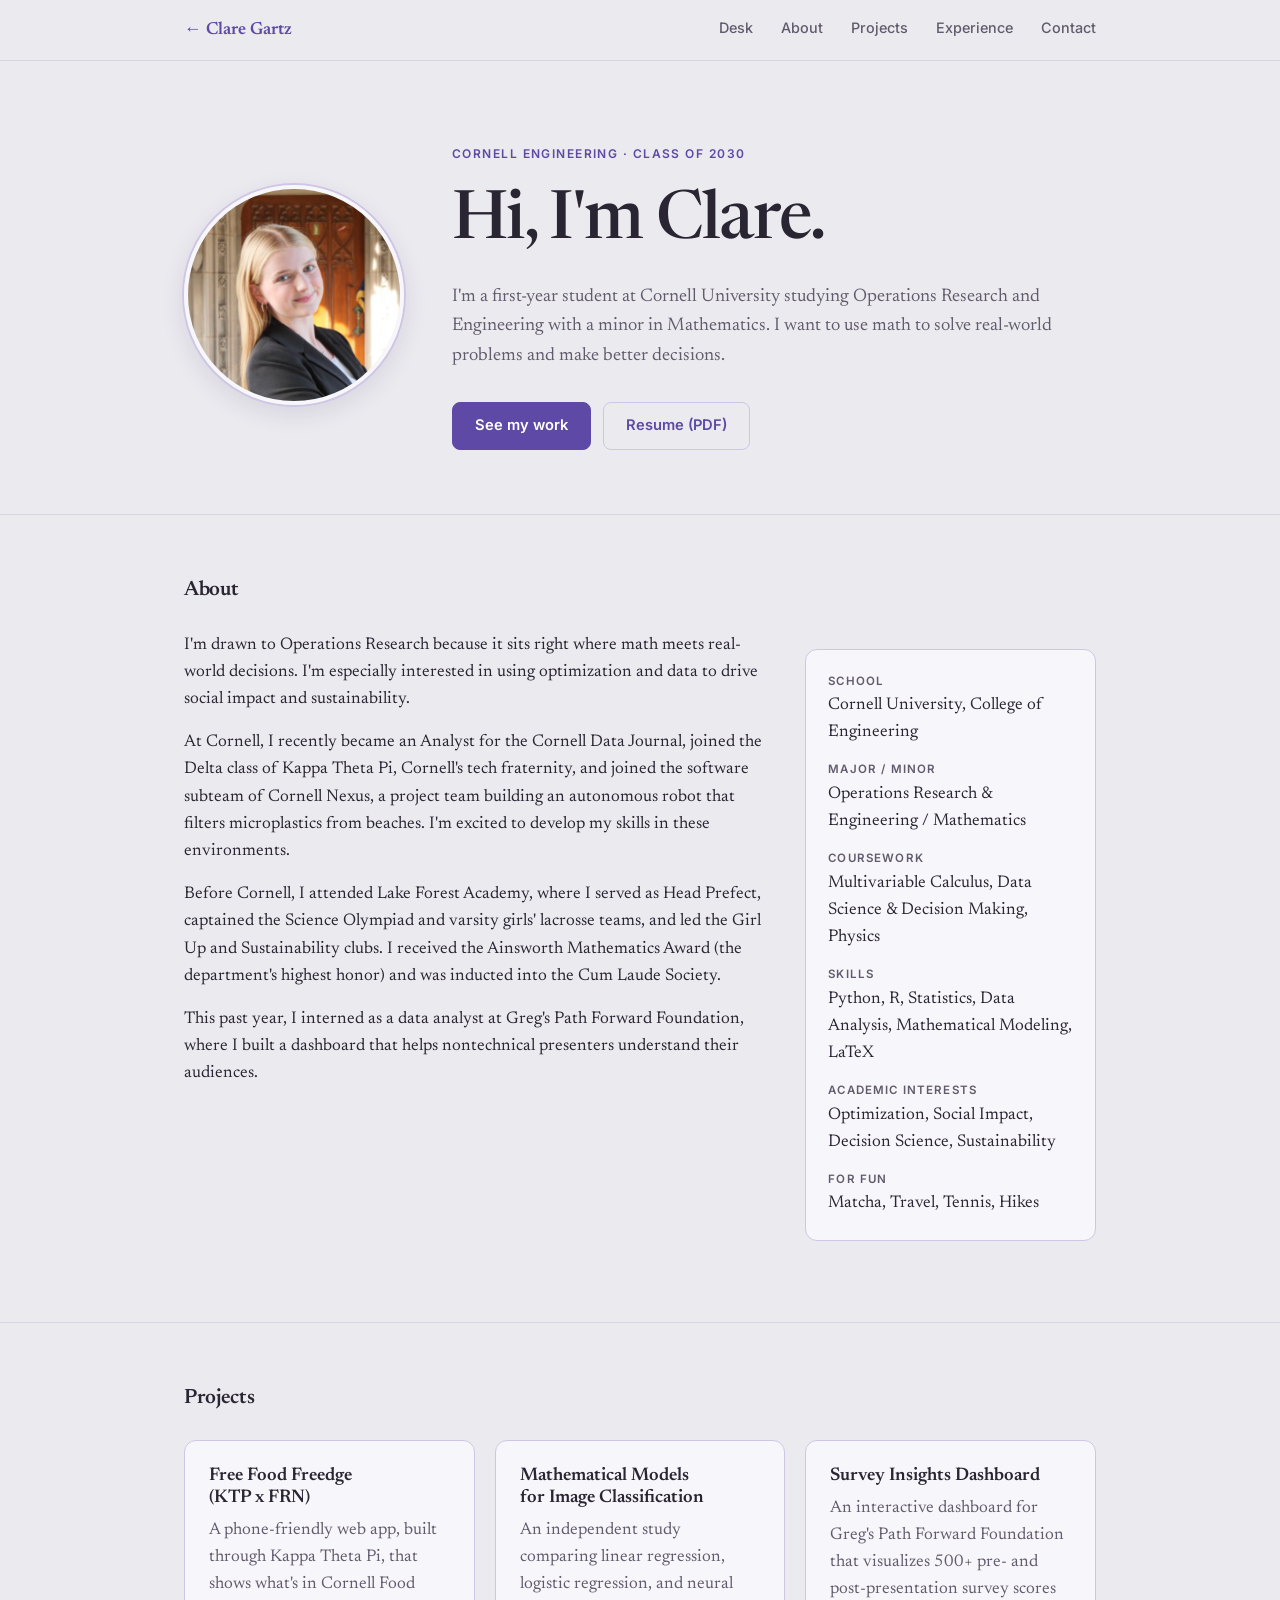
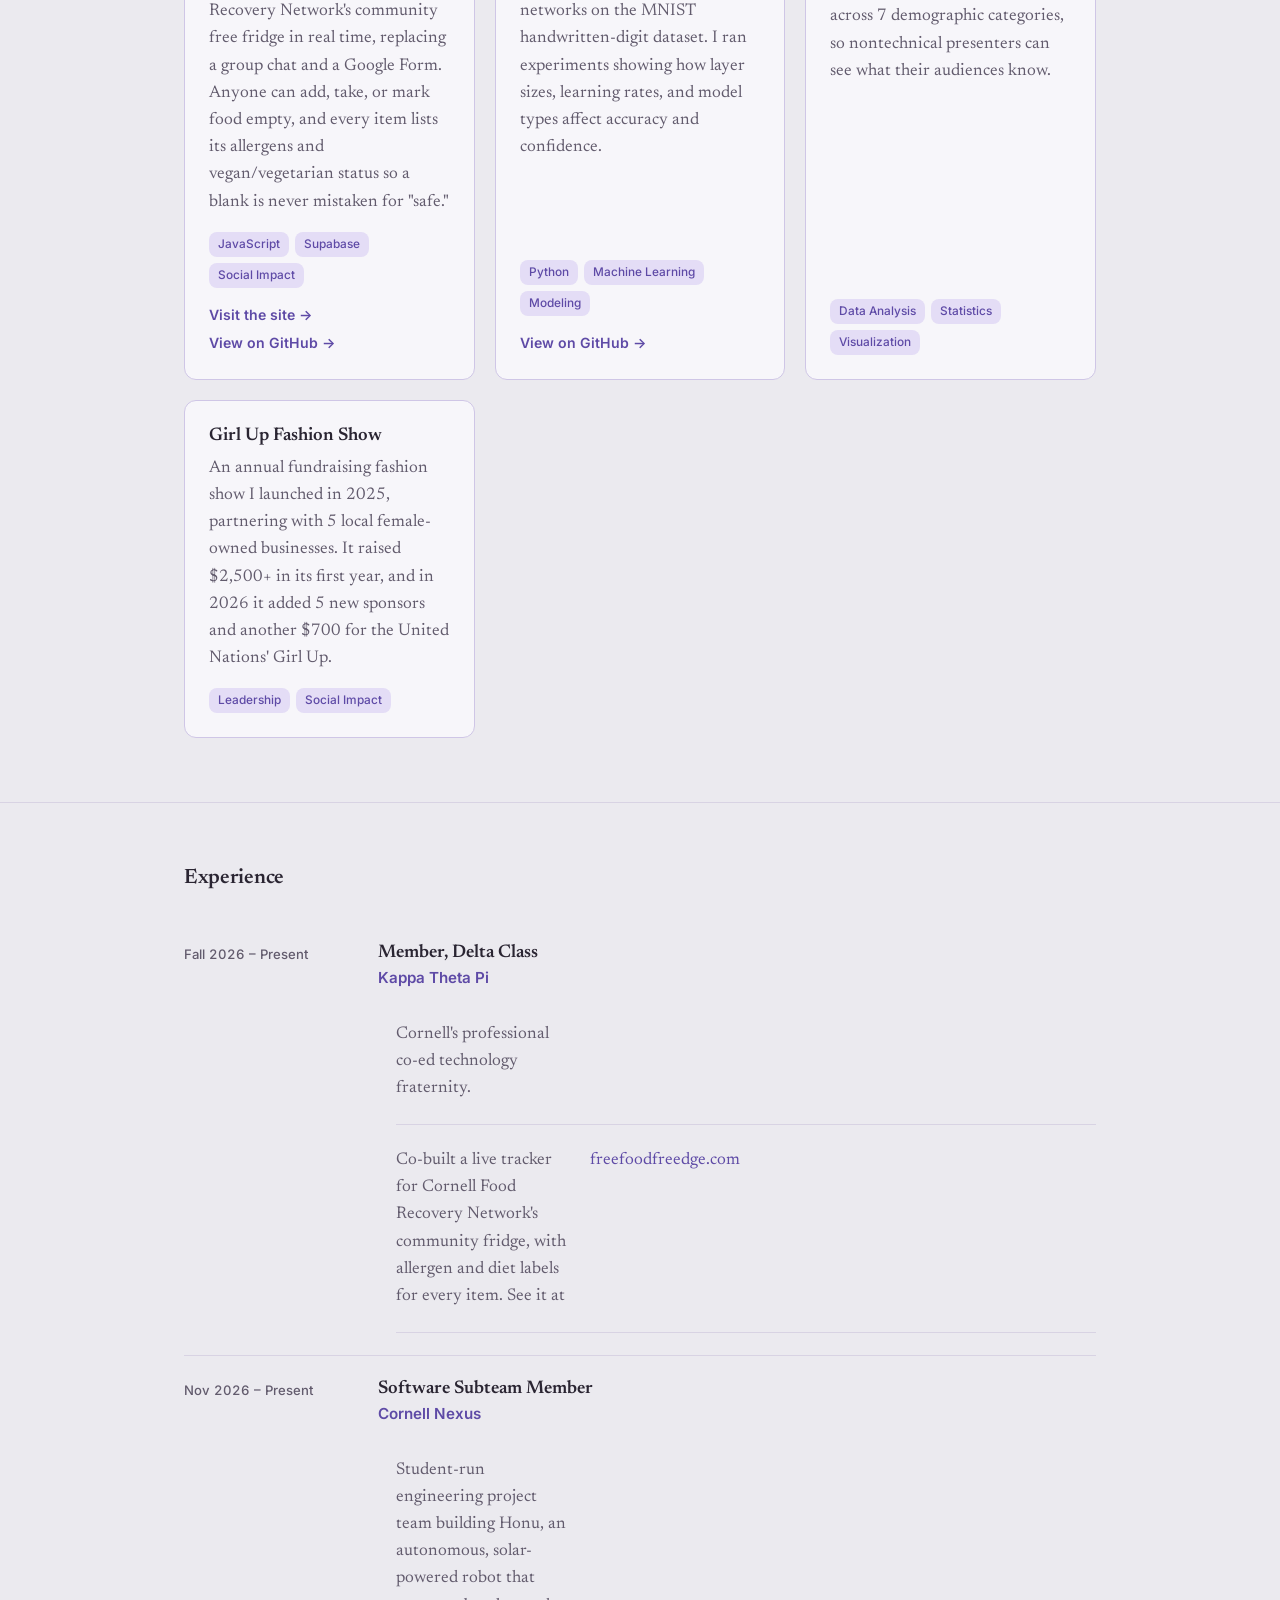
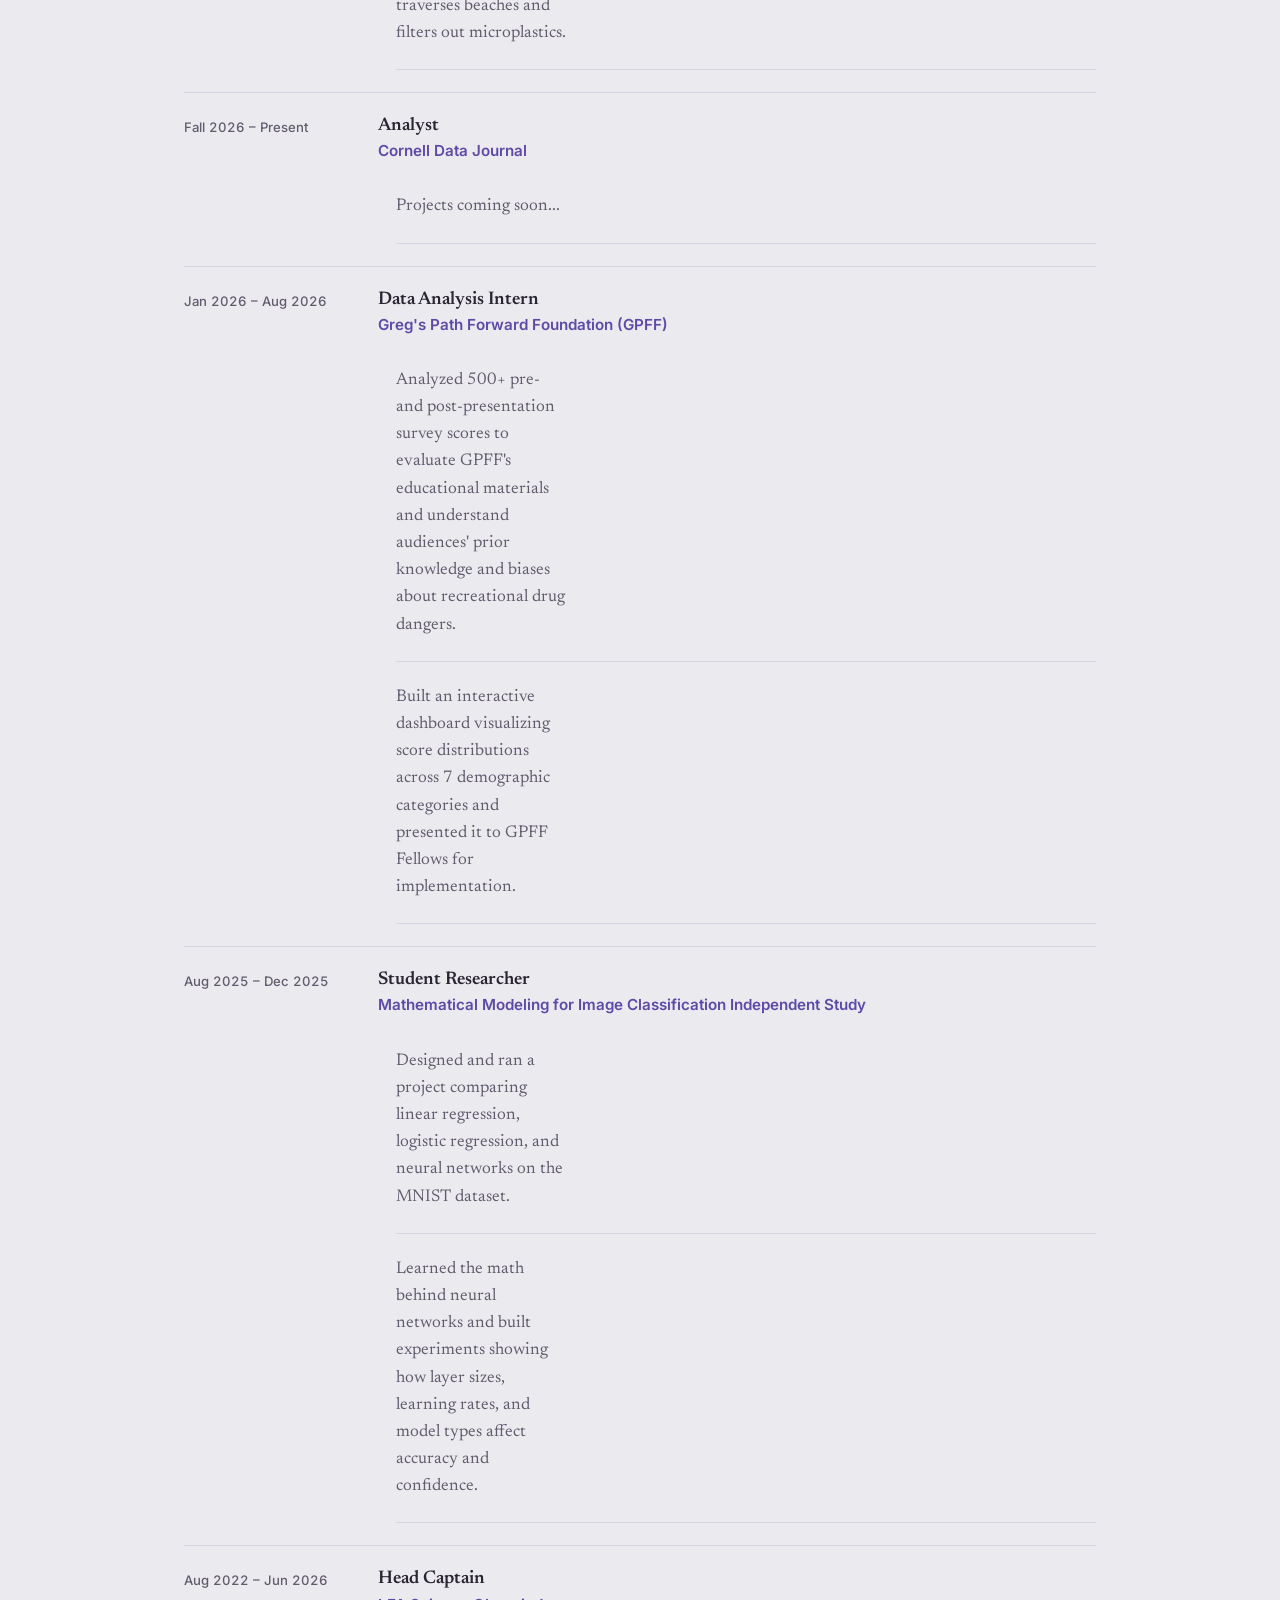
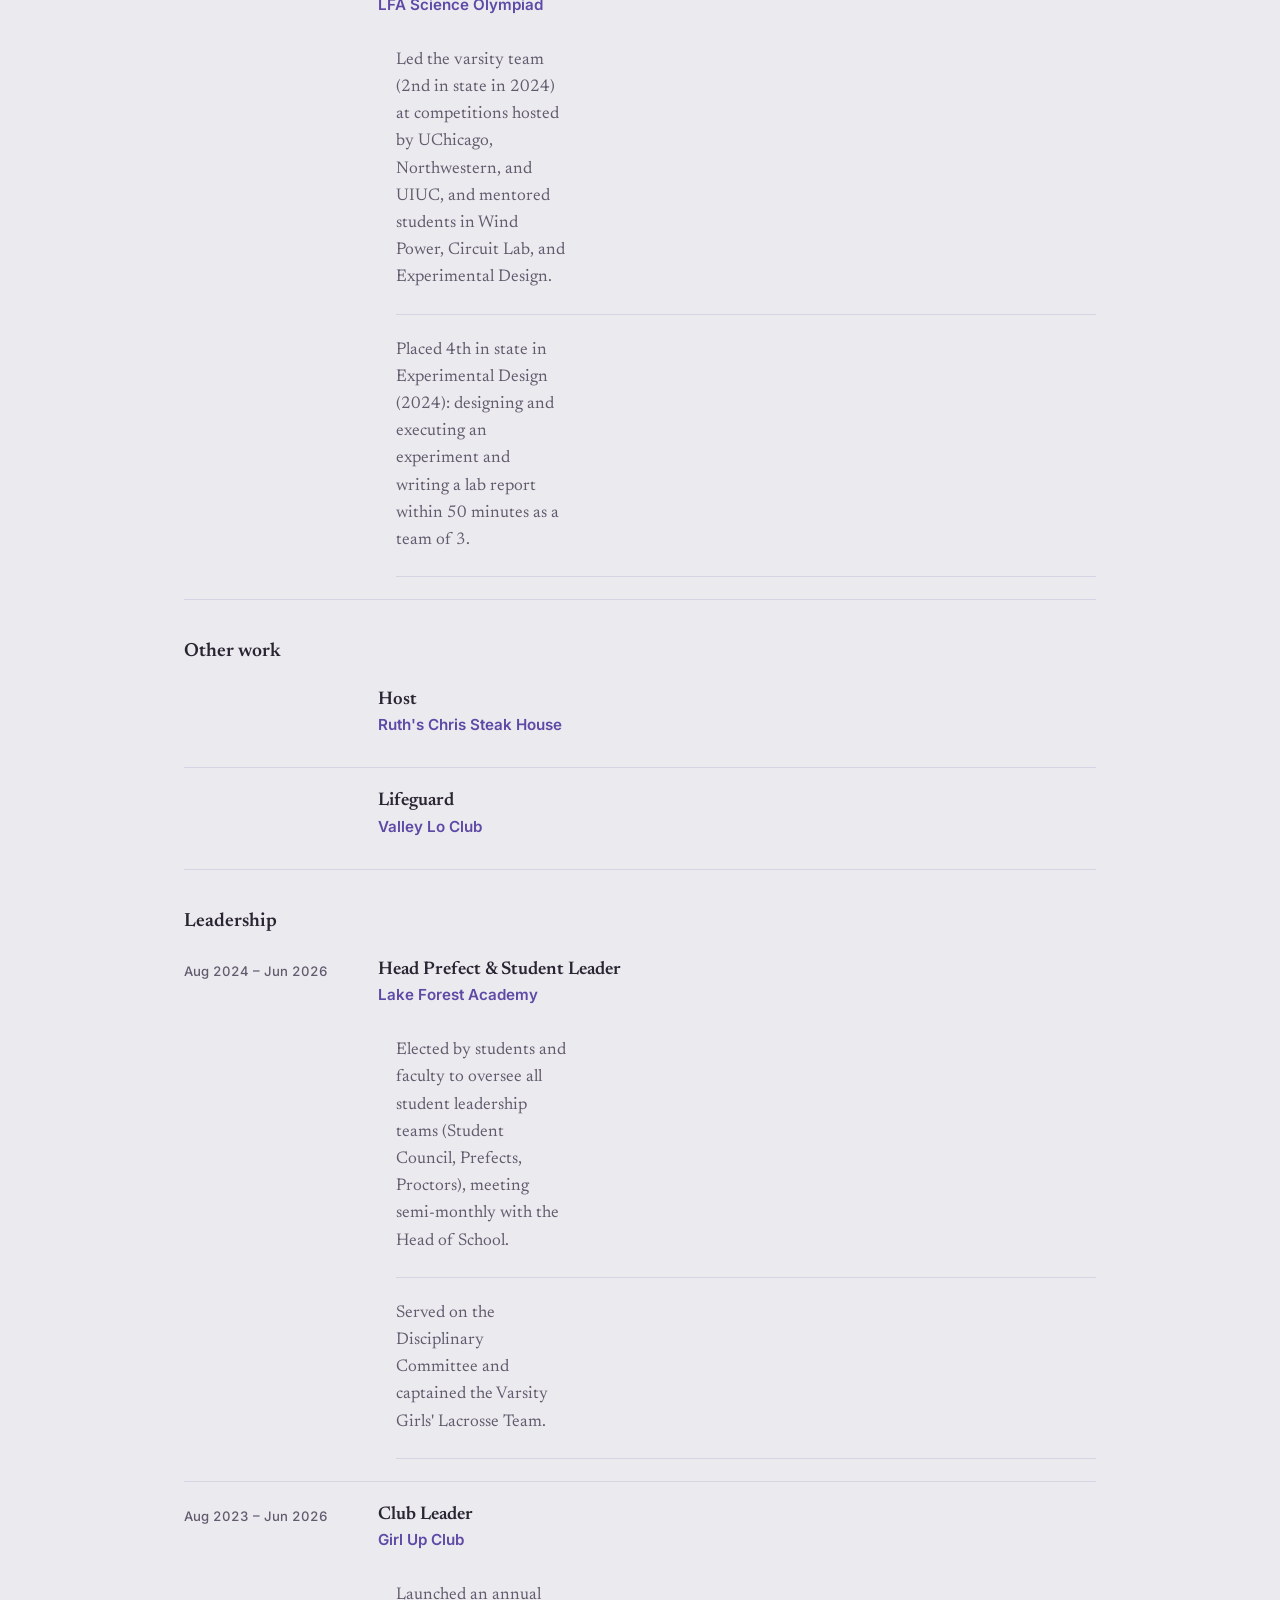
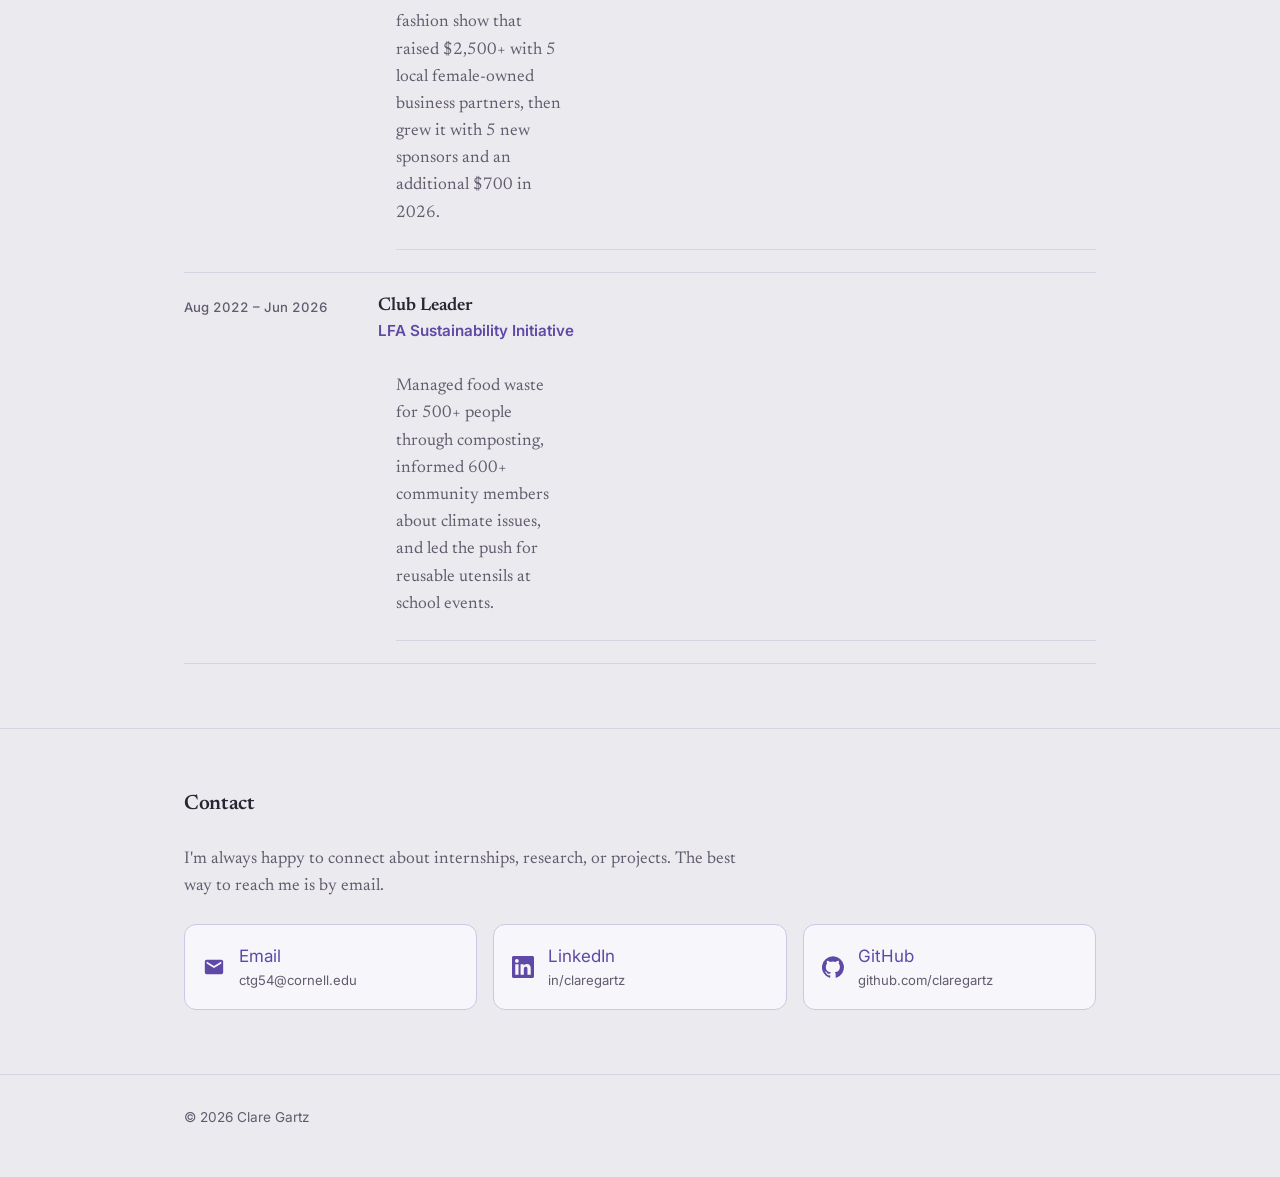
<file: about.html>
<!doctype html>
<html lang="en">
<head>
  <meta charset="utf-8">
  <meta name="viewport" content="width=device-width, initial-scale=1">
  <title>Clare Gartz</title>
  <meta name="description" content="Clare Gartz — Operations Research and Engineering student at Cornell University.">
  <style>
    :root {
      --bg: #fbfaf8;
      --surface: #ffffff;
      --text: #1d1d1f;
      --muted: #5f5f66;
      --border: #e7e4df;
      --accent: #b31b1b;          /* Cornell carnelian */
      --accent-soft: #fbeceb;
      --radius: 14px;
      --max: 960px;
    }

    *, *::before, *::after { box-sizing: border-box; }
    html { scroll-behavior: smooth; scroll-padding-top: 72px; }
    body {
      margin: 0;
      background: var(--bg);
      color: var(--text);
      font: 400 17px/1.65 "Times New Roman", Times, serif;
      -webkit-font-smoothing: antialiased;
    }
    a { color: var(--accent); text-decoration: none; }
    a:hover { text-decoration: underline; }
    h1, h2, h3 { font-family: "Times New Roman", Times, serif; font-weight: 600; line-height: 1.2; margin: 0; }
    .wrap { max-width: var(--max); margin: 0 auto; padding: 0 24px; }

    /* Nav */
    header {
      position: sticky; top: 0; z-index: 10;
      background: color-mix(in srgb, var(--bg) 85%, transparent);
      backdrop-filter: blur(10px);
      -webkit-backdrop-filter: blur(10px);
      border-bottom: 1px solid var(--border);
    }
    nav { display: flex; align-items: center; justify-content: space-between; height: 60px; }
    .logo { font-family: "Times New Roman", Times, serif; font-weight: 600; font-size: 1.15rem; color: var(--text); }
    .logo:hover { text-decoration: none; }
    nav ul { display: flex; gap: 28px; list-style: none; margin: 0; padding: 0; }
    nav ul a { color: var(--muted); font-size: 0.95rem; font-weight: 500; }
    nav ul a:hover { color: var(--text); text-decoration: none; }

    /* Hero */
    .hero { padding: 96px 24px 72px; }
    .eyebrow {
      display: inline-block; padding: 4px 12px; border-radius: 999px;
      background: var(--accent-soft); color: var(--accent);
      font-size: 0.85rem; font-weight: 600; margin-bottom: 20px;
    }
    .hero h1 { font-size: clamp(2.6rem, 7vw, 4.2rem); letter-spacing: -0.02em; }
    .hero p { font-size: 1.2rem; color: var(--muted); max-width: 600px; margin: 18px 0 32px; }
    .buttons { display: flex; flex-wrap: wrap; gap: 12px; }
    .btn {
      display: inline-block; padding: 11px 22px; border-radius: 10px;
      font-weight: 600; font-size: 0.95rem; border: 1px solid var(--accent);
      transition: transform .15s ease;
    }
    .btn:hover { text-decoration: none; transform: translateY(-1px); }
    .btn-primary { background: var(--accent); color: #fff; }
    .btn-ghost { color: var(--accent); }

    /* Sections */
    section { padding: 64px 0; border-top: 1px solid var(--border); }
    section h2 { font-size: 2rem; margin-bottom: 28px; }
    .about-grid { display: grid; grid-template-columns: 2fr 1fr; gap: 40px; }
    .about-grid p { margin: 0 0 16px; }
    .facts {
      background: var(--surface); border: 1px solid var(--border);
      border-radius: var(--radius); padding: 22px; align-self: start;
    }
    .facts dt { font-size: 0.8rem; text-transform: uppercase; letter-spacing: .06em; color: var(--muted); font-weight: 600; }
    .facts dd { margin: 2px 0 14px; }
    .facts dd:last-child { margin-bottom: 0; }
    .hero-row { display: flex; align-items: center; gap: 48px; }
    .hero-text { min-width: 0; }
    .headshot {
      display: block; flex-shrink: 0; width: 220px; height: 220px; border-radius: 50%;
      object-fit: cover; border: 4px solid var(--surface); box-shadow: 0 0 0 2px var(--border), 0 8px 24px rgba(60,40,90,.12);
    }

    /* Projects */
    .cards { display: grid; grid-template-columns: repeat(auto-fill, minmax(260px, 1fr)); gap: 20px; }
    .card {
      background: var(--surface); border: 1px solid var(--border);
      border-radius: var(--radius); padding: 24px;
      display: flex; flex-direction: column;
      transition: border-color .2s, transform .2s;
    }
    .card:hover { border-color: var(--accent); transform: translateY(-2px); }
    .card h3 { font-size: 1.2rem; margin-bottom: 8px; }
    .card p { color: var(--muted); margin: 0 0 16px; flex: 1; }
    .tags { display: flex; flex-wrap: wrap; gap: 6px; }
    .tag {
      font-size: 0.78rem; font-weight: 500; padding: 3px 10px; border-radius: 999px;
      background: var(--accent-soft); color: var(--accent);
    }

    .card-link { margin-top: 16px; font-weight: 600; font-size: 0.92rem; }

    /* Experience */
    .subhead { font-size: 1.3rem; margin: 40px 0 4px; }
    .timeline { list-style: none; margin: 0; padding: 0; }
    .timeline li {
      display: grid; grid-template-columns: 170px 1fr; gap: 24px;
      padding: 22px 0; border-bottom: 1px solid var(--border);
    }
    .timeline li:last-child { border-bottom: 0; }
    .when { color: var(--muted); font-size: 0.92rem; font-weight: 500; padding-top: 2px; }
    .timeline h3 { font-size: 1.15rem; }
    .org { color: var(--accent); font-weight: 500; margin: 2px 0 8px; }
    .timeline ul { margin: 0; padding-left: 18px; color: var(--muted); }

    /* Contact */
    .contact p { color: var(--muted); max-width: 560px; margin: 0 0 24px; }
    .links { display: grid; grid-template-columns: repeat(3, 1fr); gap: 16px; }
    .link-card {
      display: flex; align-items: center; gap: 14px;
      background: var(--surface); border: 1px solid var(--border);
      border-radius: var(--radius); padding: 18px; color: var(--text);
      transition: border-color .2s;
      min-width: 0;
    }
    .link-card:hover { border-color: var(--accent); text-decoration: none; }
    .link-card svg { flex-shrink: 0; width: 22px; height: 22px; fill: var(--accent); }
    .link-card span { display: block; min-width: 0; }
    .link-card small { display: block; color: var(--muted); font-size: 0.82rem; overflow: hidden; text-overflow: ellipsis; white-space: nowrap; }

    footer { padding: 32px 0 48px; color: var(--muted); font-size: 0.88rem; border-top: 1px solid var(--border); }

    /* Phones & tablets */
    @media (max-width: 760px) {
      body { font-size: 16px; }
      .wrap { padding: 0 16px; }
      nav ul { gap: 16px; }
      nav ul a { font-size: 0.88rem; }
      .hero { padding: 56px 16px 48px; }
      .hero-row { flex-direction: column; align-items: flex-start; gap: 24px; }
      .headshot { width: 140px; height: 140px; }
      section { padding: 48px 0; }
      .about-grid { grid-template-columns: 1fr; gap: 24px; }
      .timeline li { grid-template-columns: 1fr; gap: 4px; }
      .links { grid-template-columns: 1fr; }
    }
    @media (max-width: 420px) {
      .logo { display: none; }
      nav { justify-content: center; }
    }
    @media (prefers-reduced-motion: reduce) {
      html { scroll-behavior: auto; }
      * { transition: none !important; }
    }
    /* Soft gray + lavender sketchbook look, matching the desk page */
    :root { --bg: #e9e8ec; --surface: #f5f4f7; --text: #2f2a36; --muted: #6c6576; --border: #a993dd; --accent: #7a64bd; --accent-soft: #e6def8; }
    body { background: var(--bg); color: var(--text); font-family: "Times New Roman", Times, serif; font-size: 18px; }
    h1, h2, h3, .logo { font-family: "Times New Roman", Times, serif; }
    header { background: rgba(233, 232, 236, .92); border-bottom: 2px solid var(--border); }
    section { border-top: 0; }
    .card, .facts, .link-card { background: var(--surface); border: 2px solid var(--border); border-radius: 22px 8px 26px 10px / 10px 26px 8px 22px; }
    .card:hover, .link-card:hover { border-color: var(--accent); transform: rotate(-1deg); }
    .btn { border: 2px solid var(--border); border-radius: 255px 15px 225px 15px / 15px 225px 15px 255px; }
    .btn-primary, a.btn:not(.btn-ghost) { background: #c9b9f0; color: #2f2a36; }
    .btn-ghost { color: var(--accent); }
    .eyebrow, .tag { border: 1.5px solid var(--border); border-radius: 255px 15px 225px 15px / 15px 225px 15px 255px; font-style: italic; }
    .timeline li { border-bottom: 1.5px dashed #cfc8db; }
    footer { border-top: 2px solid var(--border); }
  </style>
  <link rel="stylesheet" href="https://fonts.googleapis.com/css2?family=Newsreader:ital,opsz,wght@0,6..72,400;0,6..72,500;0,6..72,600;1,6..72,400&family=Inter:wght@400;500;600;700&display=swap">
  <link rel="stylesheet" href="site.css">
</head>
<body>

  <header>
    <nav class="wrap">
      <a href="index.html" class="logo">← Clare Gartz</a>
      <ul>
        <li><a href="index.html">Desk</a></li>
        <li><a href="#about">About</a></li>
        <li><a href="#projects">Projects</a></li>
        <li><a href="#experience">Experience</a></li>
        <li><a href="#contact">Contact</a></li>
      </ul>
    </nav>
  </header>

  <main id="top">
    <div class="wrap hero hero-row">
      <img class="headshot" src="images/headshot.jpg" alt="Clare Gartz" width="220" height="220">
      <div class="hero-text">
      <span class="eyebrow">Cornell Engineering · Class of 2030</span>
      <h1>Hi, I'm Clare.</h1>
      <p>I'm a first-year student at Cornell University studying Operations Research and Engineering with a minor in Mathematics. I want to use math to solve real-world problems and make better decisions.</p>
      <div class="buttons">
        <a class="btn btn-primary" href="#projects">See my work</a>
        <a class="btn btn-ghost" href="resume.pdf?v=20261123" target="_blank" rel="noopener">Resume (PDF)</a>
      </div>
      </div>
    </div>

    <section id="about">
      <div class="wrap">
        <h2>About</h2>
        <div class="about-grid">
          <div>
            <p>I'm drawn to Operations Research because it sits right where math meets real-world decisions. I'm especially interested in using optimization and data to drive social impact and sustainability.</p>
            <p>At Cornell, I recently became an Analyst for the Cornell Data Journal, joined the Delta class of Kappa Theta Pi, Cornell's tech fraternity, and joined the software subteam of Cornell Nexus, a project team building an autonomous robot that filters microplastics from beaches. I'm excited to develop my skills in these environments.</p>
            <p>Before Cornell, I attended Lake Forest Academy, where I served as Head Prefect, captained the Science Olympiad and varsity girls' lacrosse teams, and led the Girl Up and Sustainability clubs. I received the Ainsworth Mathematics Award (the department's highest honor) and was inducted into the Cum Laude Society.</p>
            <p>This past year, I interned as a data analyst at Greg's Path Forward Foundation, where I built a dashboard that helps nontechnical presenters understand their audiences.</p>
          </div>
          <dl class="facts">
            <dt>School</dt>
            <dd>Cornell University, College of Engineering</dd>
            <dt>Major / Minor</dt>
            <dd>Operations Research &amp; Engineering / Mathematics</dd>
            <dt>Coursework</dt>
            <dd>Multivariable Calculus, Data Science &amp; Decision Making, Physics</dd>
            <dt>Skills</dt>
            <dd>Python, R, Statistics, Data Analysis, Mathematical Modeling, LaTeX</dd>
            <dt>Academic interests</dt>
            <dd>Optimization, Social Impact, Decision Science, Sustainability</dd>
            <dt>For fun</dt>
            <dd>Matcha, Travel, Tennis, Hikes</dd>
          </dl>
        </div>
      </div>
    </section>

    <section id="projects">
      <div class="wrap">
        <h2>Projects</h2>
        <div class="cards">
          <article class="card">
            <h3>Free Food Freedge (KTP x FRN)</h3>
            <p>A phone-friendly web app, built through Kappa Theta Pi, that shows what's in Cornell Food Recovery Network's community free fridge in real time, replacing a group chat and a Google Form. Anyone can add, take, or mark food empty, and every item lists its allergens and vegan/vegetarian status so a blank is never mistaken for "safe."</p>
            <div class="tags"><span class="tag">JavaScript</span><span class="tag">Supabase</span><span class="tag">Social Impact</span></div>
            <a class="card-link" href="https://freefoodfreedge.com" target="_blank" rel="noopener">Visit the site →</a>
            <a class="card-link" style="margin-top:6px" href="https://github.com/claregartz/KTPhoodRecovery" target="_blank" rel="noopener">View on GitHub →</a>
          </article>
          <article class="card">
            <h3>Mathematical Models for Image Classification</h3>
            <p>An independent study comparing linear regression, logistic regression, and neural networks on the MNIST handwritten-digit dataset. I ran experiments showing how layer sizes, learning rates, and model types affect accuracy and confidence.</p>
            <div class="tags"><span class="tag">Python</span><span class="tag">Machine Learning</span><span class="tag">Modeling</span></div>
            <a class="card-link" href="https://github.com/claregartz/Independent-Study-Image-Classification" target="_blank" rel="noopener">View on GitHub →</a>
          </article>
          <article class="card">
            <h3>Survey Insights Dashboard</h3>
            <p>An interactive dashboard for Greg's Path Forward Foundation that visualizes 500+ pre- and post-presentation survey scores across 7 demographic categories, so nontechnical presenters can see what their audiences know.</p>
            <div class="tags"><span class="tag">Data Analysis</span><span class="tag">Statistics</span><span class="tag">Visualization</span></div>
          </article>
          <article class="card">
            <h3>Girl Up Fashion Show</h3>
            <p>An annual fundraising fashion show I launched in 2025, partnering with 5 local female-owned businesses. It raised $2,500+ in its first year, and in 2026 it added 5 new sponsors and another $700 for the United Nations' Girl Up.</p>
            <div class="tags"><span class="tag">Leadership</span><span class="tag">Social Impact</span></div>
          </article>
        </div>
      </div>
    </section>

    <section id="experience">
      <div class="wrap">
        <h2>Experience</h2>
        <ol class="timeline">
          <li>
            <div class="when">Fall 2026 – Present</div>
            <div>
              <h3>Member, Delta Class</h3>
              <div class="org">Kappa Theta Pi</div>
              <ul>
                <li>Cornell's professional co-ed technology fraternity.</li>
                <li>Co-built a live tracker for Cornell Food Recovery Network's community fridge, with allergen and diet labels for every item. See it at <a href="https://freefoodfreedge.com" target="_blank" rel="noopener">freefoodfreedge.com</a></li>
              </ul>
            </div>
          </li>
          <li>
            <div class="when">Nov 2026 – Present</div>
            <div>
              <h3>Software Subteam Member</h3>
              <div class="org">Cornell Nexus</div>
              <ul>
                <li>Student-run engineering project team building Honu, an autonomous, solar-powered robot that traverses beaches and filters out microplastics.</li>
              </ul>
            </div>
          </li>
          <li>
            <div class="when">Fall 2026 – Present</div>
            <div>
              <h3>Analyst</h3>
              <div class="org">Cornell Data Journal</div>
              <ul>
                <li>Projects coming soon...</li>
              </ul>
            </div>
          </li>
          <li>
            <div class="when">Jan 2026 – Aug 2026</div>
            <div>
              <h3>Data Analysis Intern</h3>
              <div class="org">Greg's Path Forward Foundation (GPFF)</div>
              <ul>
                <li>Analyzed 500+ pre- and post-presentation survey scores to evaluate GPFF's educational materials and understand audiences' prior knowledge and biases about recreational drug dangers.</li>
                <li>Built an interactive dashboard visualizing score distributions across 7 demographic categories and presented it to GPFF Fellows for implementation.</li>
              </ul>
            </div>
          </li>
          <li>
            <div class="when">Aug 2025 – Dec 2025</div>
            <div>
              <h3>Student Researcher</h3>
              <div class="org">Mathematical Modeling for Image Classification Independent Study</div>
              <ul>
                <li>Designed and ran a project comparing linear regression, logistic regression, and neural networks on the MNIST dataset.</li>
                <li>Learned the math behind neural networks and built experiments showing how layer sizes, learning rates, and model types affect accuracy and confidence.</li>
              </ul>
            </div>
          </li>
          <li>
            <div class="when">Aug 2022 – Jun 2026</div>
            <div>
              <h3>Head Captain</h3>
              <div class="org">LFA Science Olympiad</div>
              <ul>
                <li>Led the varsity team (2nd in state in 2024) at competitions hosted by UChicago, Northwestern, and UIUC, and mentored students in Wind Power, Circuit Lab, and Experimental Design.</li>
                <li>Placed 4th in state in Experimental Design (2024): designing and executing an experiment and writing a lab report within 50 minutes as a team of 3.</li>
              </ul>
            </div>
          </li>
        </ol>

        <h3 class="subhead">Other work</h3>
        <ol class="timeline">
          <li>
            <div class="when"></div>
            <div>
              <h3>Host</h3>
              <div class="org">Ruth's Chris Steak House</div>
            </div>
          </li>
          <li>
            <div class="when"></div>
            <div>
              <h3>Lifeguard</h3>
              <div class="org">Valley Lo Club</div>
            </div>
          </li>
        </ol>

        <h3 class="subhead">Leadership</h3>
        <ol class="timeline">
          <li>
            <div class="when">Aug 2024 – Jun 2026</div>
            <div>
              <h3>Head Prefect &amp; Student Leader</h3>
              <div class="org">Lake Forest Academy</div>
              <ul>
                <li>Elected by students and faculty to oversee all student leadership teams (Student Council, Prefects, Proctors), meeting semi-monthly with the Head of School.</li>
                <li>Served on the Disciplinary Committee and captained the Varsity Girls' Lacrosse Team.</li>
              </ul>
            </div>
          </li>
          <li>
            <div class="when">Aug 2023 – Jun 2026</div>
            <div>
              <h3>Club Leader</h3>
              <div class="org">Girl Up Club</div>
              <ul>
                <li>Launched an annual fashion show that raised $2,500+ with 5 local female-owned business partners, then grew it with 5 new sponsors and an additional $700 in 2026.</li>
              </ul>
            </div>
          </li>
          <li>
            <div class="when">Aug 2022 – Jun 2026</div>
            <div>
              <h3>Club Leader</h3>
              <div class="org">LFA Sustainability Initiative</div>
              <ul>
                <li>Managed food waste for 500+ people through composting, informed 600+ community members about climate issues, and led the push for reusable utensils at school events.</li>
              </ul>
            </div>
          </li>
        </ol>
      </div>
    </section>

    <section id="contact" class="contact">
      <div class="wrap">
        <h2>Contact</h2>
        <p>I'm always happy to connect about internships, research, or projects. The best way to reach me is by email.</p>
        <div class="links">
          <a class="link-card" href="mailto:ctg54@cornell.edu">
            <svg viewBox="0 0 24 24" aria-hidden="true"><path d="M20 4H4a2 2 0 0 0-2 2v12a2 2 0 0 0 2 2h16a2 2 0 0 0 2-2V6a2 2 0 0 0-2-2zm0 4.2-8 5-8-5V6l8 5 8-5v2.2z"/></svg>
            <span>Email<small>ctg54@cornell.edu</small></span>
          </a>
          <a class="link-card" href="https://www.linkedin.com/in/claregartz" target="_blank" rel="noopener">
            <svg viewBox="0 0 24 24" aria-hidden="true"><path d="M20.45 20.45h-3.56v-5.57c0-1.33-.02-3.04-1.85-3.04-1.85 0-2.14 1.45-2.14 2.94v5.67H9.35V9h3.41v1.56h.05c.48-.9 1.64-1.85 3.37-1.85 3.6 0 4.27 2.37 4.27 5.46v6.28zM5.34 7.43a2.06 2.06 0 1 1 0-4.13 2.06 2.06 0 0 1 0 4.13zM7.12 20.45H3.56V9h3.56v11.45zM22.22 0H1.77C.79 0 0 .77 0 1.73v20.54C0 23.23.79 24 1.77 24h20.45c.98 0 1.78-.77 1.78-1.73V1.73C24 .77 23.2 0 22.22 0z"/></svg>
            <span>LinkedIn<small>in/claregartz</small></span>
          </a>
          <a class="link-card" href="https://github.com/claregartz" target="_blank" rel="noopener">
            <svg viewBox="0 0 24 24" aria-hidden="true"><path d="M12 .3a12 12 0 0 0-3.8 23.4c.6.1.8-.3.8-.6v-2c-3.3.7-4-1.6-4-1.6-.6-1.4-1.4-1.8-1.4-1.8-1-.7.1-.7.1-.7 1.2.1 1.8 1.2 1.8 1.2 1 1.8 2.8 1.3 3.5 1 0-.8.4-1.3.7-1.6-2.7-.3-5.5-1.3-5.5-6 0-1.2.5-2.3 1.3-3.1-.2-.4-.6-1.6 0-3.2 0 0 1-.3 3.4 1.2a11.5 11.5 0 0 1 6 0c2.3-1.5 3.3-1.2 3.3-1.2.6 1.6.2 2.8 0 3.2.9.8 1.3 1.9 1.3 3.2 0 4.6-2.8 5.6-5.5 5.9.5.4.9 1.1.9 2.2v3.3c0 .3.1.7.8.6A12 12 0 0 0 12 .3"/></svg>
            <span>GitHub<small>github.com/claregartz</small></span>
          </a>
        </div>
      </div>
    </section>
  </main>

  <footer>
    <div class="wrap">© 2026 Clare Gartz</div>
  </footer>

</body>
</html>
</file>
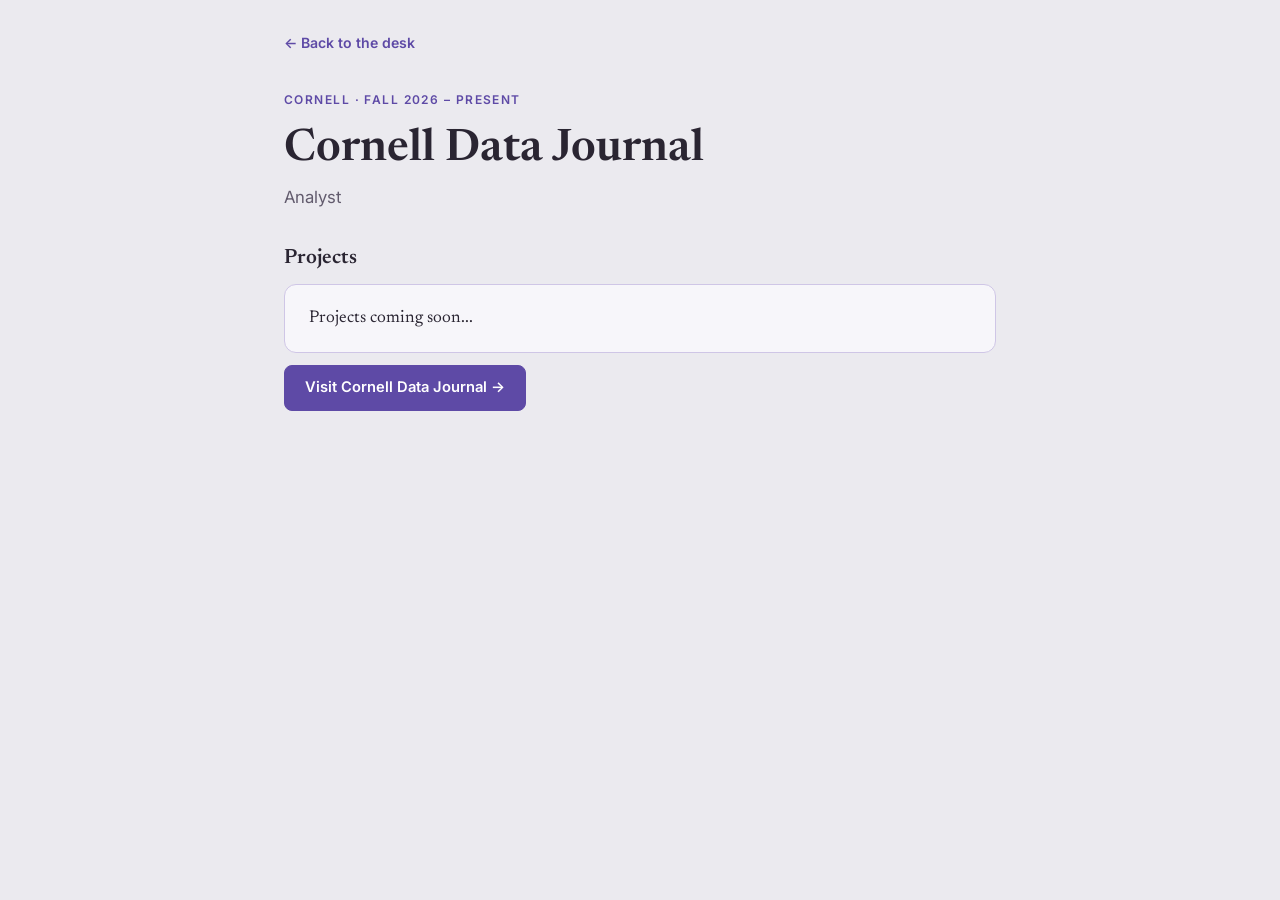
<file: cdj.html>
<!doctype html>
<html lang="en">
<head>
  <meta charset="utf-8">
  <meta name="viewport" content="width=device-width, initial-scale=1">
  <title>Cornell Data Journal · Clare Gartz</title>
  <style>
    :root { --bg: #f6efe6; --surface: #fff; --text: #2a2422; --muted: #6d625c; --border: #e7dccf; --accent: #b31b1b; --accent-soft: #fbeceb; }
    *, *::before, *::after { box-sizing: border-box; }
    body { margin: 0; background: var(--bg); color: var(--text); font: 400 17px/1.65 "Times New Roman", Times, serif; -webkit-font-smoothing: antialiased; }
    a { color: var(--accent); }
    .wrap { max-width: 760px; margin: 0 auto; padding: 32px 24px 64px; }
    .back { display: block; width: fit-content; font-weight: 600; font-size: .92rem; text-decoration: none; margin-bottom: 32px; }
    .back:hover { text-decoration: underline; }
    .eyebrow { display: inline-block; padding: 4px 12px; border-radius: 999px; background: var(--accent-soft); color: var(--accent); font-size: .82rem; font-weight: 600; margin-bottom: 14px; }
    h1, h2 { font-family: "Times New Roman", Times, serif; font-weight: 600; line-height: 1.2; }
    h1 { font-size: clamp(2rem, 6vw, 2.8rem); margin: 0 0 8px; }
    .sub { color: var(--muted); font-size: 1.1rem; margin: 0 0 32px; }
    h2 { font-size: 1.35rem; margin: 36px 0 12px; }
    .card { background: var(--surface); border: 1px solid var(--border); border-radius: 14px; padding: 20px 24px; }
    ul { padding-left: 20px; }
    li { margin-bottom: 6px; }
    .tags { display: flex; flex-wrap: wrap; gap: 6px; margin-top: 8px; }
    .tag { font-size: .8rem; font-weight: 500; padding: 3px 10px; border-radius: 999px; background: var(--accent-soft); color: var(--accent); }
    .btn { display: inline-block; margin-top: 12px; padding: 10px 20px; border-radius: 10px; background: var(--accent); color: #fff; font-weight: 600; text-decoration: none; }
    @media (max-width: 640px) { .wrap { padding: 24px 16px 48px; } body { font-size: 16px; } }
    /* Soft gray + lavender sketchbook look, matching the desk page */
    :root { --bg: #e9e8ec; --surface: #f5f4f7; --text: #2f2a36; --muted: #6c6576; --border: #a993dd; --accent: #7a64bd; --accent-soft: #e6def8; }
    body { background: var(--bg); color: var(--text); font-family: "Times New Roman", Times, serif; font-size: 18px; }
    h1, h2, h3, .logo { font-family: "Times New Roman", Times, serif; }
    header { background: rgba(233, 232, 236, .92); border-bottom: 2px solid var(--border); }
    section { border-top: 0; }
    .card, .facts, .link-card { background: var(--surface); border: 2px solid var(--border); border-radius: 22px 8px 26px 10px / 10px 26px 8px 22px; }
    .card:hover, .link-card:hover { border-color: var(--accent); transform: rotate(-1deg); }
    .btn { border: 2px solid var(--border); border-radius: 255px 15px 225px 15px / 15px 225px 15px 255px; }
    .btn-primary, a.btn:not(.btn-ghost) { background: #c9b9f0; color: #2f2a36; }
    .btn-ghost { color: var(--accent); }
    .eyebrow, .tag { border: 1.5px solid var(--border); border-radius: 255px 15px 225px 15px / 15px 225px 15px 255px; font-style: italic; }
    .timeline li { border-bottom: 1.5px dashed #cfc8db; }
    footer { border-top: 2px solid var(--border); }
  </style>
  <link rel="stylesheet" href="https://fonts.googleapis.com/css2?family=Newsreader:ital,opsz,wght@0,6..72,400;0,6..72,500;0,6..72,600;1,6..72,400&family=Inter:wght@400;500;600;700&display=swap">
  <link rel="stylesheet" href="site.css">
</head>
<body>
  <div class="wrap">
    <a class="back" href="index.html">← Back to the desk</a>
    <span class="eyebrow">Cornell · Fall 2026 – Present</span>
    <h1>Cornell Data Journal</h1>
    <p class="sub">Analyst</p>
    <h2>Projects</h2>
    <div class="card">
      <p style="margin:0">Projects coming soon...</p>
    </div>
    <a class="btn" href="https://cornelldatajournal.org" target="_blank" rel="noopener">Visit Cornell Data Journal →</a>
  </div>
</body>
</html>
</file>
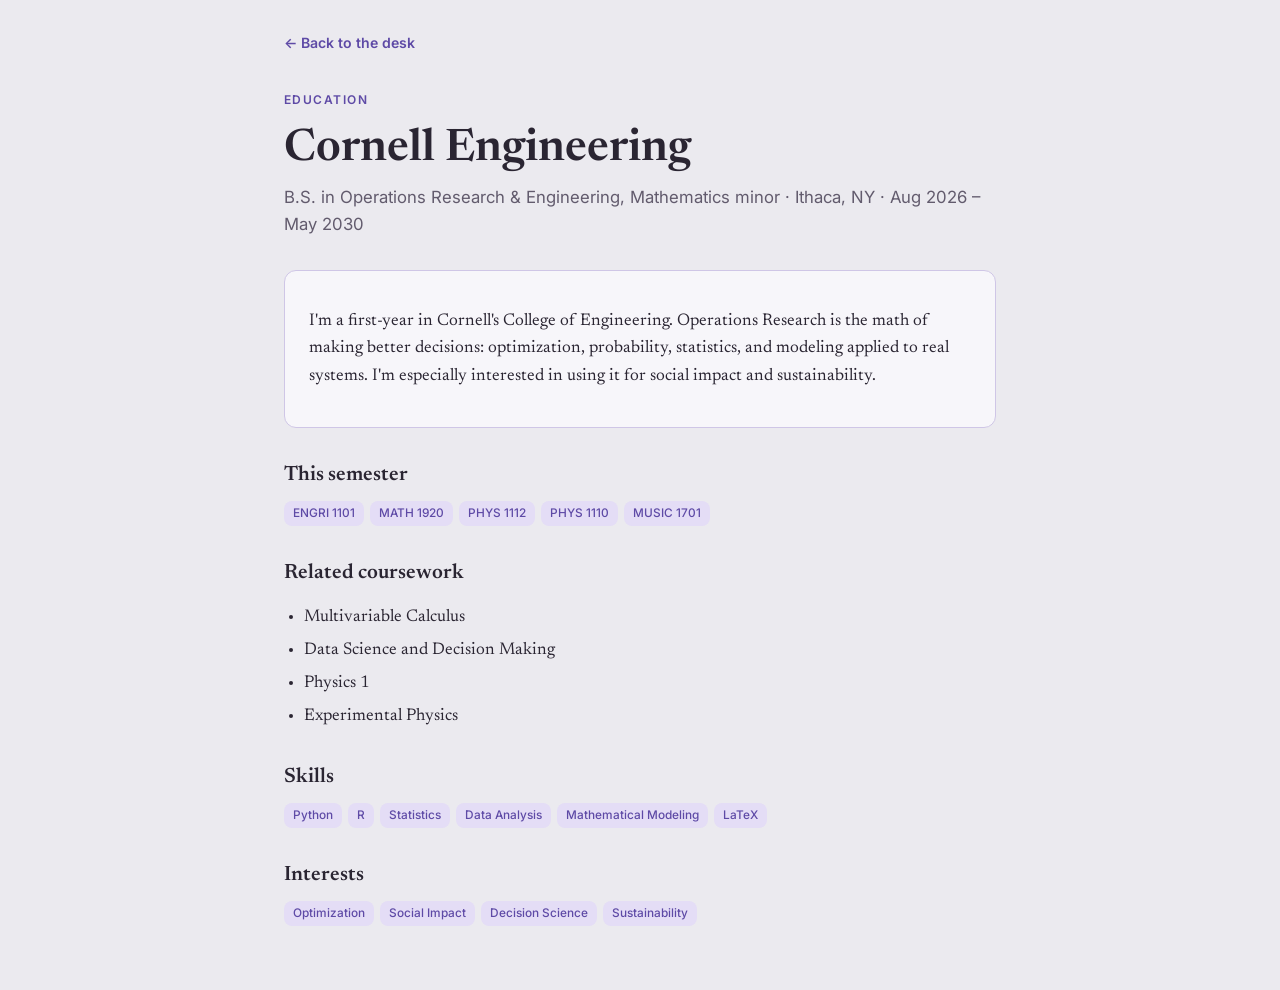
<file: cornell.html>
<!doctype html>
<html lang="en">
<head>
  <meta charset="utf-8">
  <meta name="viewport" content="width=device-width, initial-scale=1">
  <title>Cornell Engineering · Clare Gartz</title>
  <style>
    :root { --bg: #f6efe6; --surface: #fff; --text: #2a2422; --muted: #6d625c; --border: #e7dccf; --accent: #b31b1b; --accent-soft: #fbeceb; }
    *, *::before, *::after { box-sizing: border-box; }
    body { margin: 0; background: var(--bg); color: var(--text); font: 400 17px/1.65 "Times New Roman", Times, serif; -webkit-font-smoothing: antialiased; }
    a { color: var(--accent); }
    .wrap { max-width: 760px; margin: 0 auto; padding: 32px 24px 64px; }
    .back { display: block; width: fit-content; font-weight: 600; font-size: .92rem; text-decoration: none; margin-bottom: 32px; }
    .back:hover { text-decoration: underline; }
    .eyebrow { display: inline-block; padding: 4px 12px; border-radius: 999px; background: var(--accent-soft); color: var(--accent); font-size: .82rem; font-weight: 600; margin-bottom: 14px; }
    h1, h2 { font-family: "Times New Roman", Times, serif; font-weight: 600; line-height: 1.2; }
    h1 { font-size: clamp(2rem, 6vw, 2.8rem); margin: 0 0 8px; }
    .sub { color: var(--muted); font-size: 1.1rem; margin: 0 0 32px; }
    h2 { font-size: 1.35rem; margin: 36px 0 12px; }
    .card { background: var(--surface); border: 1px solid var(--border); border-radius: 14px; padding: 20px 24px; }
    ul { padding-left: 20px; }
    li { margin-bottom: 6px; }
    .tags { display: flex; flex-wrap: wrap; gap: 6px; margin-top: 8px; }
    .tag { font-size: .8rem; font-weight: 500; padding: 3px 10px; border-radius: 999px; background: var(--accent-soft); color: var(--accent); }
    .btn { display: inline-block; margin-top: 12px; padding: 10px 20px; border-radius: 10px; background: var(--accent); color: #fff; font-weight: 600; text-decoration: none; }
    @media (max-width: 640px) { .wrap { padding: 24px 16px 48px; } body { font-size: 16px; } }
    /* Soft gray + lavender sketchbook look, matching the desk page */
    :root { --bg: #e9e8ec; --surface: #f5f4f7; --text: #2f2a36; --muted: #6c6576; --border: #a993dd; --accent: #7a64bd; --accent-soft: #e6def8; }
    body { background: var(--bg); color: var(--text); font-family: "Times New Roman", Times, serif; font-size: 18px; }
    h1, h2, h3, .logo { font-family: "Times New Roman", Times, serif; }
    header { background: rgba(233, 232, 236, .92); border-bottom: 2px solid var(--border); }
    section { border-top: 0; }
    .card, .facts, .link-card { background: var(--surface); border: 2px solid var(--border); border-radius: 22px 8px 26px 10px / 10px 26px 8px 22px; }
    .card:hover, .link-card:hover { border-color: var(--accent); transform: rotate(-1deg); }
    .btn { border: 2px solid var(--border); border-radius: 255px 15px 225px 15px / 15px 225px 15px 255px; }
    .btn-primary, a.btn:not(.btn-ghost) { background: #c9b9f0; color: #2f2a36; }
    .btn-ghost { color: var(--accent); }
    .eyebrow, .tag { border: 1.5px solid var(--border); border-radius: 255px 15px 225px 15px / 15px 225px 15px 255px; font-style: italic; }
    .timeline li { border-bottom: 1.5px dashed #cfc8db; }
    footer { border-top: 2px solid var(--border); }
  </style>
  <link rel="stylesheet" href="https://fonts.googleapis.com/css2?family=Newsreader:ital,opsz,wght@0,6..72,400;0,6..72,500;0,6..72,600;1,6..72,400&family=Inter:wght@400;500;600;700&display=swap">
  <link rel="stylesheet" href="site.css">
</head>
<body>
  <div class="wrap">
    <a class="back" href="index.html">← Back to the desk</a>
    <span class="eyebrow">Education</span>
    <h1>Cornell Engineering</h1>
    <p class="sub">B.S. in Operations Research &amp; Engineering, Mathematics minor · Ithaca, NY · Aug 2026 – May 2030</p>
    <div class="card">
      <p>I'm a first-year in Cornell's College of Engineering. Operations Research is the math of making better decisions: optimization, probability, statistics, and modeling applied to real systems. I'm especially interested in using it for social impact and sustainability.</p>
    </div>
    <h2>This semester</h2>
    <div class="tags"><span class="tag">ENGRI 1101</span><span class="tag">MATH 1920</span><span class="tag">PHYS 1112</span><span class="tag">PHYS 1110</span><span class="tag">MUSIC 1701</span></div>
    <h2>Related coursework</h2>
    <ul>
      <li>Multivariable Calculus</li>
      <li>Data Science and Decision Making</li>
      <li>Physics 1</li>
      <li>Experimental Physics</li>
    </ul>
    <h2>Skills</h2>
    <div class="tags"><span class="tag">Python</span><span class="tag">R</span><span class="tag">Statistics</span><span class="tag">Data Analysis</span><span class="tag">Mathematical Modeling</span><span class="tag">LaTeX</span></div>
    <h2>Interests</h2>
    <div class="tags"><span class="tag">Optimization</span><span class="tag">Social Impact</span><span class="tag">Decision Science</span><span class="tag">Sustainability</span></div>
  </div>
</body>
</html>
</file>
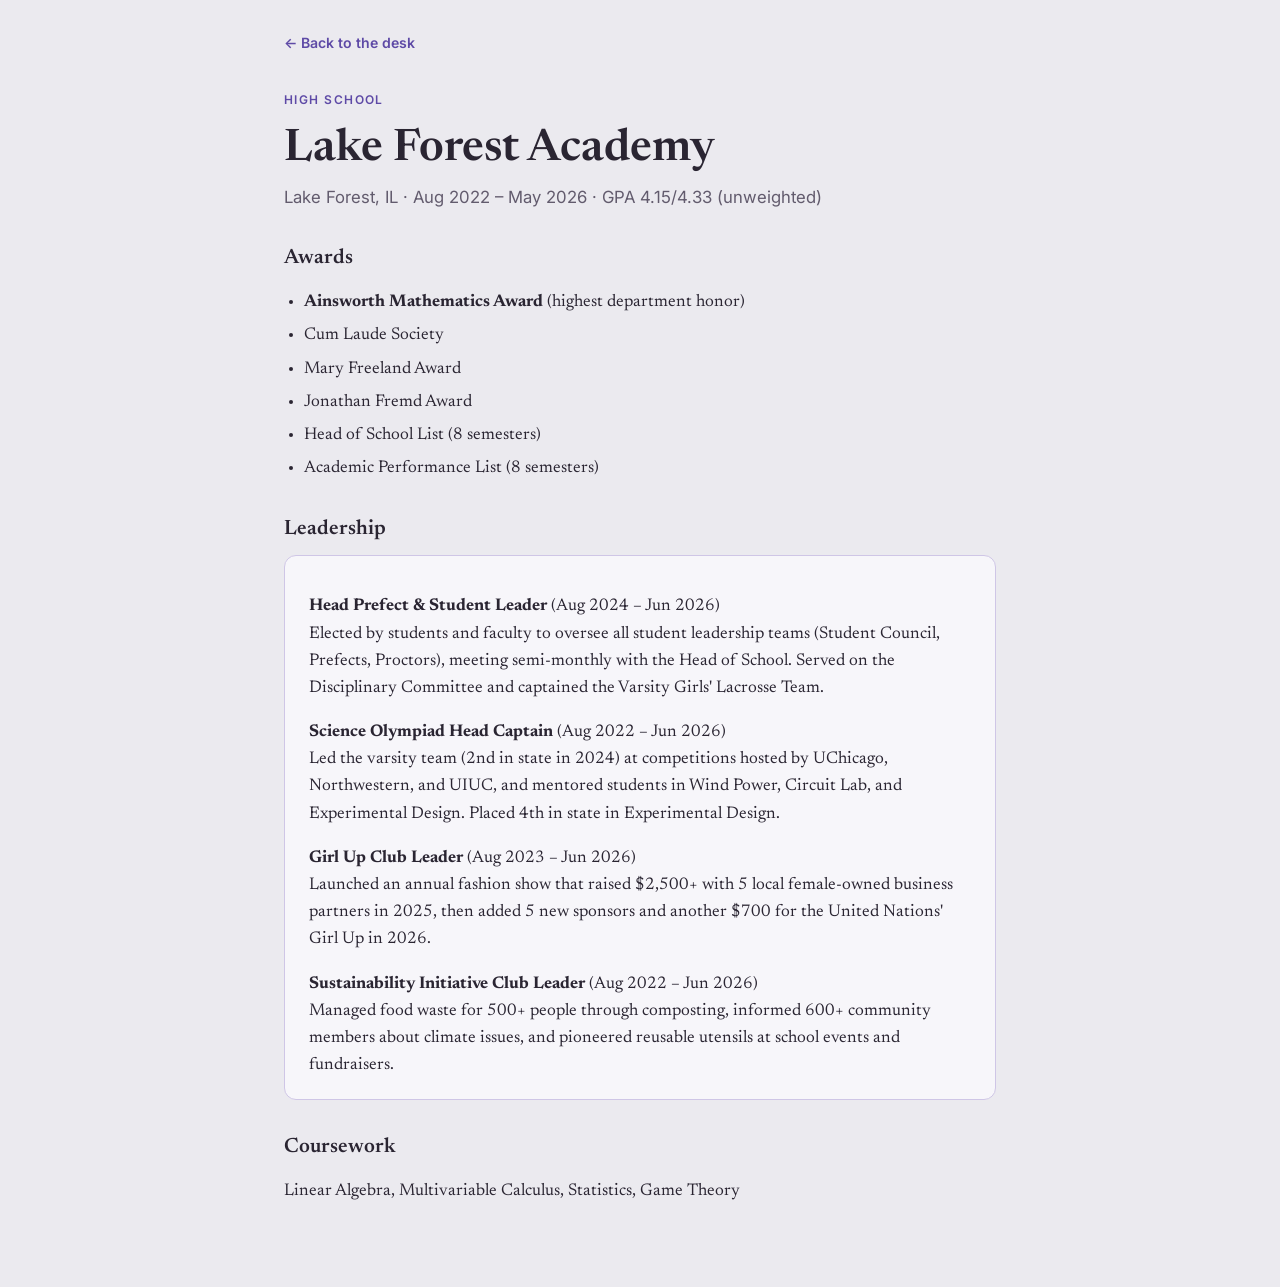
<file: lfa.html>
<!doctype html>
<html lang="en">
<head>
  <meta charset="utf-8">
  <meta name="viewport" content="width=device-width, initial-scale=1">
  <title>Lake Forest Academy · Clare Gartz</title>
  <style>
    :root { --bg: #f6efe6; --surface: #fff; --text: #2a2422; --muted: #6d625c; --border: #e7dccf; --accent: #b31b1b; --accent-soft: #fbeceb; }
    *, *::before, *::after { box-sizing: border-box; }
    body { margin: 0; background: var(--bg); color: var(--text); font: 400 17px/1.65 "Times New Roman", Times, serif; -webkit-font-smoothing: antialiased; }
    a { color: var(--accent); }
    .wrap { max-width: 760px; margin: 0 auto; padding: 32px 24px 64px; }
    .back { display: block; width: fit-content; font-weight: 600; font-size: .92rem; text-decoration: none; margin-bottom: 32px; }
    .back:hover { text-decoration: underline; }
    .eyebrow { display: inline-block; padding: 4px 12px; border-radius: 999px; background: var(--accent-soft); color: var(--accent); font-size: .82rem; font-weight: 600; margin-bottom: 14px; }
    h1, h2 { font-family: "Times New Roman", Times, serif; font-weight: 600; line-height: 1.2; }
    h1 { font-size: clamp(2rem, 6vw, 2.8rem); margin: 0 0 8px; }
    .sub { color: var(--muted); font-size: 1.1rem; margin: 0 0 32px; }
    h2 { font-size: 1.35rem; margin: 36px 0 12px; }
    .card { background: var(--surface); border: 1px solid var(--border); border-radius: 14px; padding: 20px 24px; }
    ul { padding-left: 20px; }
    li { margin-bottom: 6px; }
    .tags { display: flex; flex-wrap: wrap; gap: 6px; margin-top: 8px; }
    .tag { font-size: .8rem; font-weight: 500; padding: 3px 10px; border-radius: 999px; background: var(--accent-soft); color: var(--accent); }
    .btn { display: inline-block; margin-top: 12px; padding: 10px 20px; border-radius: 10px; background: var(--accent); color: #fff; font-weight: 600; text-decoration: none; }
    @media (max-width: 640px) { .wrap { padding: 24px 16px 48px; } body { font-size: 16px; } }
    /* Soft gray + lavender sketchbook look, matching the desk page */
    :root { --bg: #e9e8ec; --surface: #f5f4f7; --text: #2f2a36; --muted: #6c6576; --border: #a993dd; --accent: #7a64bd; --accent-soft: #e6def8; }
    body { background: var(--bg); color: var(--text); font-family: "Times New Roman", Times, serif; font-size: 18px; }
    h1, h2, h3, .logo { font-family: "Times New Roman", Times, serif; }
    header { background: rgba(233, 232, 236, .92); border-bottom: 2px solid var(--border); }
    section { border-top: 0; }
    .card, .facts, .link-card { background: var(--surface); border: 2px solid var(--border); border-radius: 22px 8px 26px 10px / 10px 26px 8px 22px; }
    .card:hover, .link-card:hover { border-color: var(--accent); transform: rotate(-1deg); }
    .btn { border: 2px solid var(--border); border-radius: 255px 15px 225px 15px / 15px 225px 15px 255px; }
    .btn-primary, a.btn:not(.btn-ghost) { background: #c9b9f0; color: #2f2a36; }
    .btn-ghost { color: var(--accent); }
    .eyebrow, .tag { border: 1.5px solid var(--border); border-radius: 255px 15px 225px 15px / 15px 225px 15px 255px; font-style: italic; }
    .timeline li { border-bottom: 1.5px dashed #cfc8db; }
    footer { border-top: 2px solid var(--border); }
  </style>
  <link rel="stylesheet" href="https://fonts.googleapis.com/css2?family=Newsreader:ital,opsz,wght@0,6..72,400;0,6..72,500;0,6..72,600;1,6..72,400&family=Inter:wght@400;500;600;700&display=swap">
  <link rel="stylesheet" href="site.css">
</head>
<body>
  <div class="wrap">
    <a class="back" href="index.html">← Back to the desk</a>
    <span class="eyebrow">High school</span>
    <h1>Lake Forest Academy</h1>
    <p class="sub">Lake Forest, IL · Aug 2022 – May 2026 · GPA 4.15/4.33 (unweighted)</p>
    <h2>Awards</h2>
    <ul>
      <li><strong>Ainsworth Mathematics Award</strong> (highest department honor)</li>
      <li>Cum Laude Society</li>
      <li>Mary Freeland Award</li>
      <li>Jonathan Fremd Award</li>
      <li>Head of School List (8 semesters)</li>
      <li>Academic Performance List (8 semesters)</li>
    </ul>
    <h2>Leadership</h2>
    <div class="card">
      <p><strong>Head Prefect &amp; Student Leader</strong> (Aug 2024 – Jun 2026)<br>
      Elected by students and faculty to oversee all student leadership teams (Student Council, Prefects, Proctors), meeting semi-monthly with the Head of School. Served on the Disciplinary Committee and captained the Varsity Girls' Lacrosse Team.</p>
      <p><strong>Science Olympiad Head Captain</strong> (Aug 2022 – Jun 2026)<br>
      Led the varsity team (2nd in state in 2024) at competitions hosted by UChicago, Northwestern, and UIUC, and mentored students in Wind Power, Circuit Lab, and Experimental Design. Placed 4th in state in Experimental Design.</p>
      <p><strong>Girl Up Club Leader</strong> (Aug 2023 – Jun 2026)<br>
      Launched an annual fashion show that raised $2,500+ with 5 local female-owned business partners in 2025, then added 5 new sponsors and another $700 for the United Nations' Girl Up in 2026.</p>
      <p style="margin-bottom:0"><strong>Sustainability Initiative Club Leader</strong> (Aug 2022 – Jun 2026)<br>
      Managed food waste for 500+ people through composting, informed 600+ community members about climate issues, and pioneered reusable utensils at school events and fundraisers.</p>
    </div>
    <h2>Coursework</h2>
    <p>Linear Algebra, Multivariable Calculus, Statistics, Game Theory</p>
  </div>
</body>
</html>
</file>
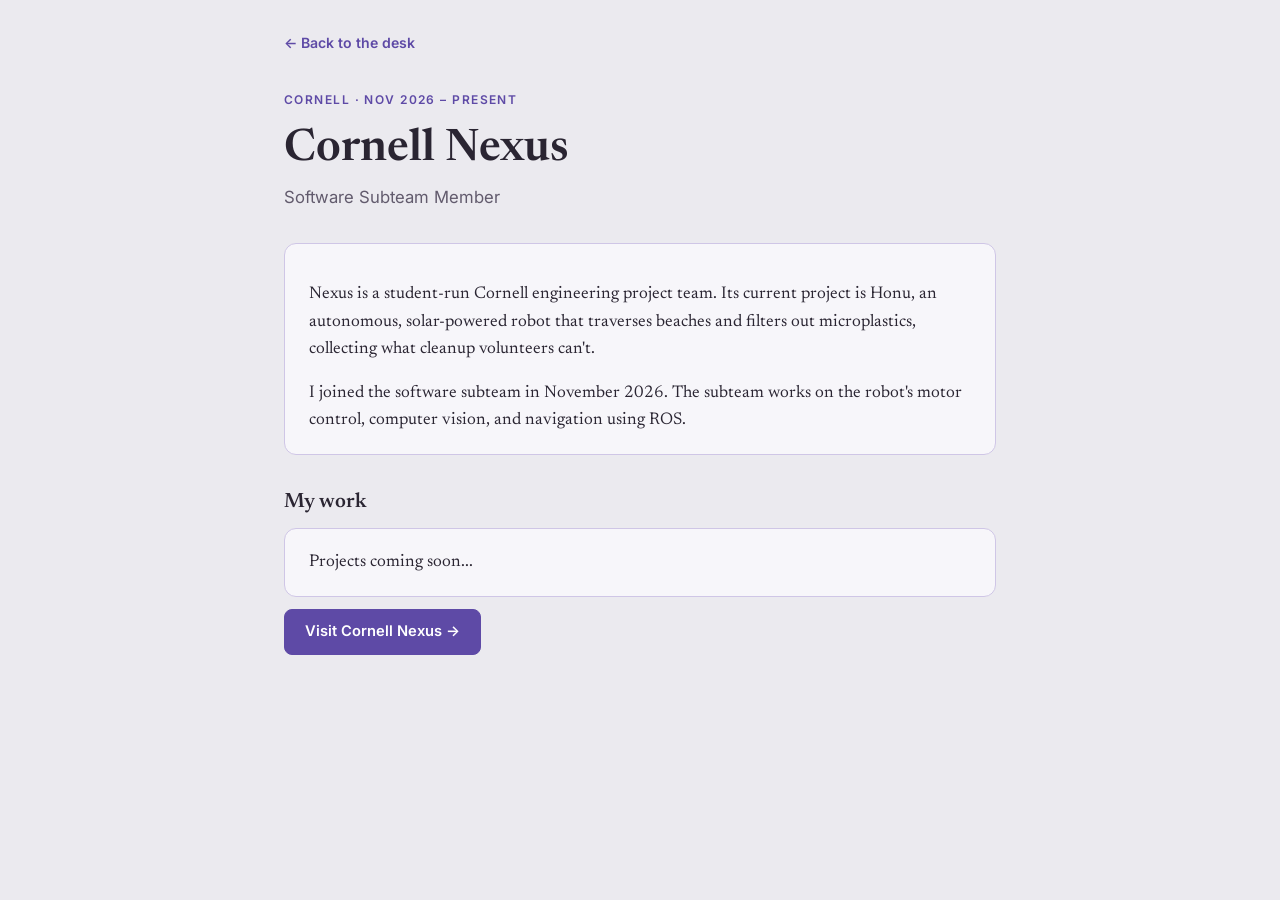
<file: nexus.html>
<!doctype html>
<html lang="en">
<head>
  <meta charset="utf-8">
  <meta name="viewport" content="width=device-width, initial-scale=1">
  <title>Cornell Nexus · Clare Gartz</title>
  <style>
    :root { --bg: #f6efe6; --surface: #fff; --text: #2a2422; --muted: #6d625c; --border: #e7dccf; --accent: #b31b1b; --accent-soft: #fbeceb; }
    *, *::before, *::after { box-sizing: border-box; }
    body { margin: 0; background: var(--bg); color: var(--text); font: 400 17px/1.65 "Times New Roman", Times, serif; -webkit-font-smoothing: antialiased; }
    a { color: var(--accent); }
    .wrap { max-width: 760px; margin: 0 auto; padding: 32px 24px 64px; }
    .back { display: block; width: fit-content; font-weight: 600; font-size: .92rem; text-decoration: none; margin-bottom: 32px; }
    .back:hover { text-decoration: underline; }
    .eyebrow { display: inline-block; padding: 4px 12px; border-radius: 999px; background: var(--accent-soft); color: var(--accent); font-size: .82rem; font-weight: 600; margin-bottom: 14px; }
    h1, h2 { font-family: "Times New Roman", Times, serif; font-weight: 600; line-height: 1.2; }
    h1 { font-size: clamp(2rem, 6vw, 2.8rem); margin: 0 0 8px; }
    .sub { color: var(--muted); font-size: 1.1rem; margin: 0 0 32px; }
    h2 { font-size: 1.35rem; margin: 36px 0 12px; }
    .card { background: var(--surface); border: 1px solid var(--border); border-radius: 14px; padding: 20px 24px; }
    ul { padding-left: 20px; }
    li { margin-bottom: 6px; }
    .tags { display: flex; flex-wrap: wrap; gap: 6px; margin-top: 8px; }
    .tag { font-size: .8rem; font-weight: 500; padding: 3px 10px; border-radius: 999px; background: var(--accent-soft); color: var(--accent); }
    .btn { display: inline-block; margin-top: 12px; padding: 10px 20px; border-radius: 10px; background: var(--accent); color: #fff; font-weight: 600; text-decoration: none; }
    @media (max-width: 640px) { .wrap { padding: 24px 16px 48px; } body { font-size: 16px; } }
    /* Soft gray + lavender sketchbook look, matching the desk page */
    :root { --bg: #e9e8ec; --surface: #f5f4f7; --text: #2f2a36; --muted: #6c6576; --border: #a993dd; --accent: #7a64bd; --accent-soft: #e6def8; }
    body { background: var(--bg); color: var(--text); font-family: "Times New Roman", Times, serif; font-size: 18px; }
    h1, h2, h3, .logo { font-family: "Times New Roman", Times, serif; }
    header { background: rgba(233, 232, 236, .92); border-bottom: 2px solid var(--border); }
    section { border-top: 0; }
    .card, .facts, .link-card { background: var(--surface); border: 2px solid var(--border); border-radius: 22px 8px 26px 10px / 10px 26px 8px 22px; }
    .card:hover, .link-card:hover { border-color: var(--accent); transform: rotate(-1deg); }
    .btn { border: 2px solid var(--border); border-radius: 255px 15px 225px 15px / 15px 225px 15px 255px; }
    .btn-primary, a.btn:not(.btn-ghost) { background: #c9b9f0; color: #2f2a36; }
    .btn-ghost { color: var(--accent); }
    .eyebrow, .tag { border: 1.5px solid var(--border); border-radius: 255px 15px 225px 15px / 15px 225px 15px 255px; font-style: italic; }
    .timeline li { border-bottom: 1.5px dashed #cfc8db; }
    footer { border-top: 2px solid var(--border); }
  </style>
  <link rel="stylesheet" href="https://fonts.googleapis.com/css2?family=Newsreader:ital,opsz,wght@0,6..72,400;0,6..72,500;0,6..72,600;1,6..72,400&family=Inter:wght@400;500;600;700&display=swap">
  <link rel="stylesheet" href="site.css">
</head>
<body>
  <div class="wrap">
    <a class="back" href="index.html">← Back to the desk</a>
    <span class="eyebrow">Cornell · Nov 2026 – Present</span>
    <h1>Cornell Nexus</h1>
    <p class="sub">Software Subteam Member</p>
    <div class="card">
      <p>Nexus is a student-run Cornell engineering project team. Its current project is Honu, an autonomous, solar-powered robot that traverses beaches and filters out microplastics, collecting what cleanup volunteers can't.</p>
      <p style="margin-bottom:0">I joined the software subteam in November 2026. The subteam works on the robot's motor control, computer vision, and navigation using ROS.</p>
    </div>
    <h2>My work</h2>
    <div class="card">
      <p style="margin:0">Projects coming soon...</p>
    </div>
    <a class="btn" href="https://www.cornellnexus.com" target="_blank" rel="noopener">Visit Cornell Nexus →</a>
  </div>
</body>
</html>
</file>
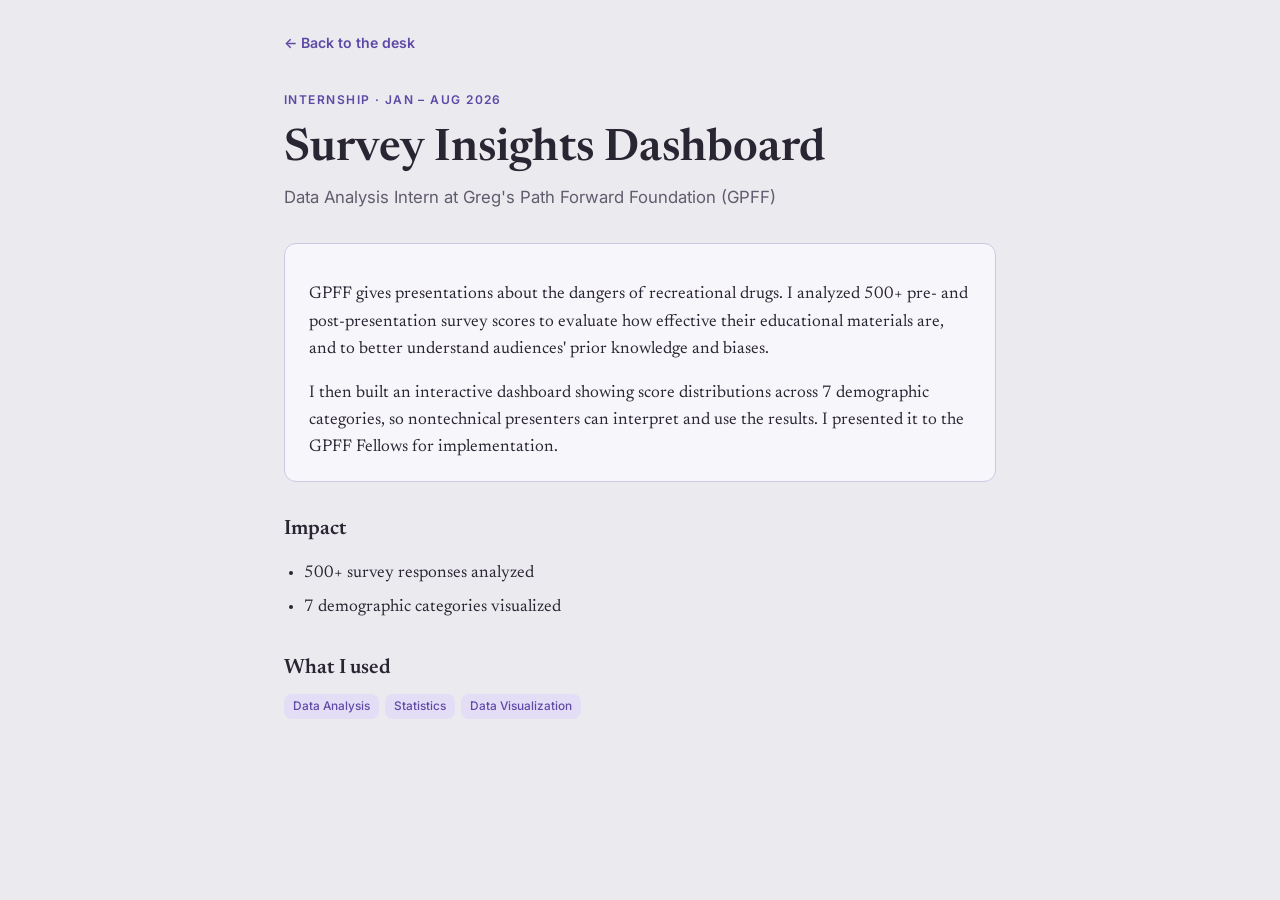
<file: projects/gpff-dashboard.html>
<!doctype html>
<html lang="en">
<head>
  <meta charset="utf-8">
  <meta name="viewport" content="width=device-width, initial-scale=1">
  <title>Survey Insights Dashboard · Clare Gartz</title>
  <style>
    :root { --bg: #f6efe6; --surface: #fff; --text: #2a2422; --muted: #6d625c; --border: #e7dccf; --accent: #b31b1b; --accent-soft: #fbeceb; }
    *, *::before, *::after { box-sizing: border-box; }
    body { margin: 0; background: var(--bg); color: var(--text); font: 400 17px/1.65 "Times New Roman", Times, serif; -webkit-font-smoothing: antialiased; }
    a { color: var(--accent); }
    .wrap { max-width: 760px; margin: 0 auto; padding: 32px 24px 64px; }
    .back { display: block; width: fit-content; font-weight: 600; font-size: .92rem; text-decoration: none; margin-bottom: 32px; }
    .back:hover { text-decoration: underline; }
    .eyebrow { display: inline-block; padding: 4px 12px; border-radius: 999px; background: var(--accent-soft); color: var(--accent); font-size: .82rem; font-weight: 600; margin-bottom: 14px; }
    h1, h2 { font-family: "Times New Roman", Times, serif; font-weight: 600; line-height: 1.2; }
    h1 { font-size: clamp(2rem, 6vw, 2.8rem); margin: 0 0 8px; }
    .sub { color: var(--muted); font-size: 1.1rem; margin: 0 0 32px; }
    h2 { font-size: 1.35rem; margin: 36px 0 12px; }
    .card { background: var(--surface); border: 1px solid var(--border); border-radius: 14px; padding: 20px 24px; }
    ul { padding-left: 20px; }
    li { margin-bottom: 6px; }
    .tags { display: flex; flex-wrap: wrap; gap: 6px; margin-top: 8px; }
    .tag { font-size: .8rem; font-weight: 500; padding: 3px 10px; border-radius: 999px; background: var(--accent-soft); color: var(--accent); }
    .btn { display: inline-block; margin-top: 12px; padding: 10px 20px; border-radius: 10px; background: var(--accent); color: #fff; font-weight: 600; text-decoration: none; }
    @media (max-width: 640px) { .wrap { padding: 24px 16px 48px; } body { font-size: 16px; } }
    /* Soft gray + lavender sketchbook look, matching the desk page */
    :root { --bg: #e9e8ec; --surface: #f5f4f7; --text: #2f2a36; --muted: #6c6576; --border: #a993dd; --accent: #7a64bd; --accent-soft: #e6def8; }
    body { background: var(--bg); color: var(--text); font-family: "Times New Roman", Times, serif; font-size: 18px; }
    h1, h2, h3, .logo { font-family: "Times New Roman", Times, serif; }
    header { background: rgba(233, 232, 236, .92); border-bottom: 2px solid var(--border); }
    section { border-top: 0; }
    .card, .facts, .link-card { background: var(--surface); border: 2px solid var(--border); border-radius: 22px 8px 26px 10px / 10px 26px 8px 22px; }
    .card:hover, .link-card:hover { border-color: var(--accent); transform: rotate(-1deg); }
    .btn { border: 2px solid var(--border); border-radius: 255px 15px 225px 15px / 15px 225px 15px 255px; }
    .btn-primary, a.btn:not(.btn-ghost) { background: #c9b9f0; color: #2f2a36; }
    .btn-ghost { color: var(--accent); }
    .eyebrow, .tag { border: 1.5px solid var(--border); border-radius: 255px 15px 225px 15px / 15px 225px 15px 255px; font-style: italic; }
    .timeline li { border-bottom: 1.5px dashed #cfc8db; }
    footer { border-top: 2px solid var(--border); }
  </style>
  <link rel="stylesheet" href="https://fonts.googleapis.com/css2?family=Newsreader:ital,opsz,wght@0,6..72,400;0,6..72,500;0,6..72,600;1,6..72,400&family=Inter:wght@400;500;600;700&display=swap">
  <link rel="stylesheet" href="../site.css">
</head>
<body>
  <div class="wrap">
    <a class="back" href="../index.html">← Back to the desk</a>
    <span class="eyebrow">Internship · Jan – Aug 2026</span>
    <h1>Survey Insights Dashboard</h1>
    <p class="sub">Data Analysis Intern at Greg's Path Forward Foundation (GPFF)</p>
    <div class="card">
      <p>GPFF gives presentations about the dangers of recreational drugs. I analyzed 500+ pre- and post-presentation survey scores to evaluate how effective their educational materials are, and to better understand audiences' prior knowledge and biases.</p>
      <p style="margin-bottom:0">I then built an interactive dashboard showing score distributions across 7 demographic categories, so nontechnical presenters can interpret and use the results. I presented it to the GPFF Fellows for implementation.</p>
    </div>
    <h2>Impact</h2>
    <ul>
      <li>500+ survey responses analyzed</li>
      <li>7 demographic categories visualized</li>
    </ul>
    <h2>What I used</h2>
    <div class="tags"><span class="tag">Data Analysis</span><span class="tag">Statistics</span><span class="tag">Data Visualization</span></div>
  </div>
</body>
</html>
</file>
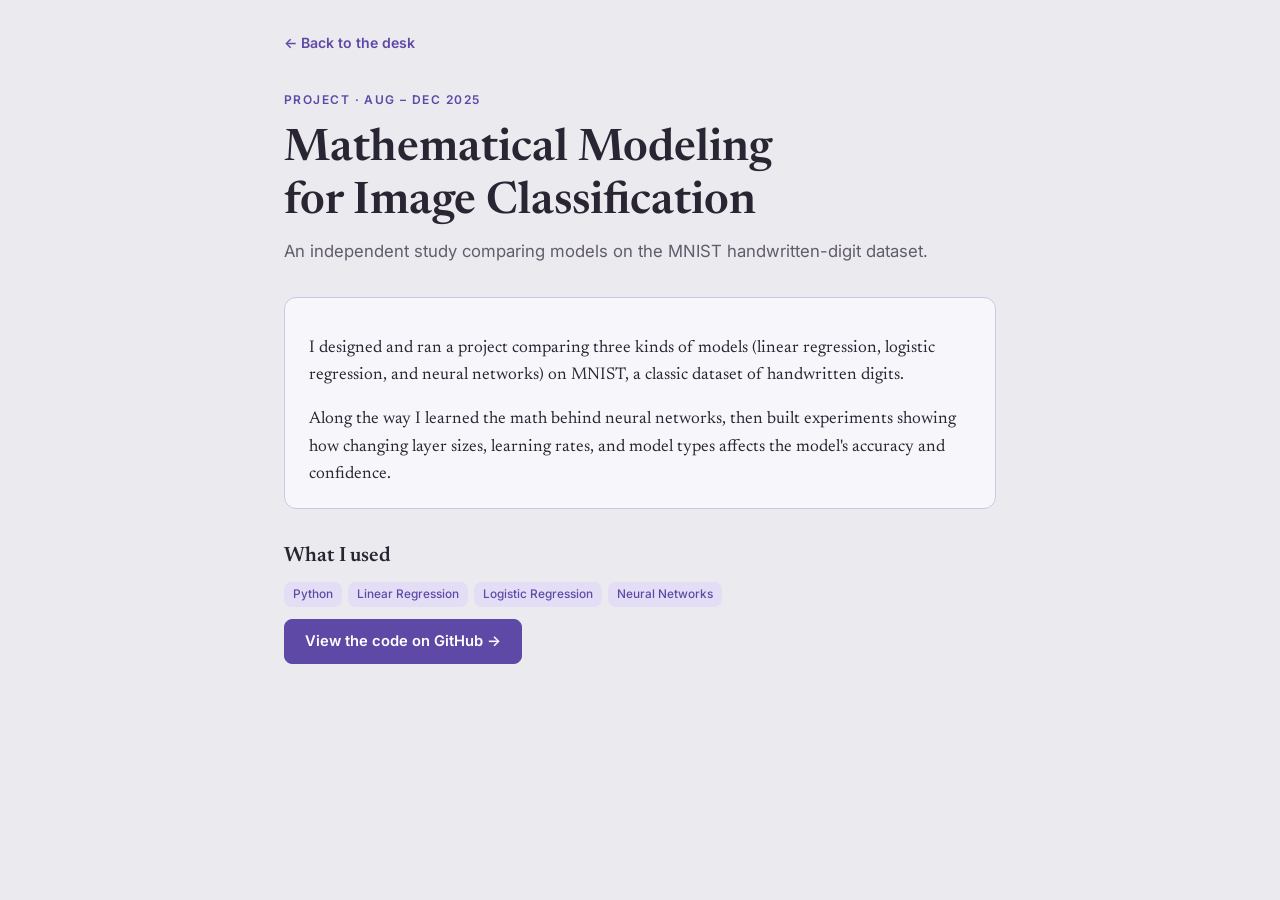
<file: projects/image-classification.html>
<!doctype html>
<html lang="en">
<head>
  <meta charset="utf-8">
  <meta name="viewport" content="width=device-width, initial-scale=1">
  <title>Mathematical Modeling for Image Classification · Clare Gartz</title>
  <style>
    :root { --bg: #f6efe6; --surface: #fff; --text: #2a2422; --muted: #6d625c; --border: #e7dccf; --accent: #b31b1b; --accent-soft: #fbeceb; }
    *, *::before, *::after { box-sizing: border-box; }
    body { margin: 0; background: var(--bg); color: var(--text); font: 400 17px/1.65 "Times New Roman", Times, serif; -webkit-font-smoothing: antialiased; }
    a { color: var(--accent); }
    .wrap { max-width: 760px; margin: 0 auto; padding: 32px 24px 64px; }
    .back { display: block; width: fit-content; font-weight: 600; font-size: .92rem; text-decoration: none; margin-bottom: 32px; }
    .back:hover { text-decoration: underline; }
    .eyebrow { display: inline-block; padding: 4px 12px; border-radius: 999px; background: var(--accent-soft); color: var(--accent); font-size: .82rem; font-weight: 600; margin-bottom: 14px; }
    h1, h2 { font-family: "Times New Roman", Times, serif; font-weight: 600; line-height: 1.2; }
    h1 { font-size: clamp(2rem, 6vw, 2.8rem); margin: 0 0 8px; }
    .sub { color: var(--muted); font-size: 1.1rem; margin: 0 0 32px; }
    h2 { font-size: 1.35rem; margin: 36px 0 12px; }
    .card { background: var(--surface); border: 1px solid var(--border); border-radius: 14px; padding: 20px 24px; }
    ul { padding-left: 20px; }
    li { margin-bottom: 6px; }
    .tags { display: flex; flex-wrap: wrap; gap: 6px; margin-top: 8px; }
    .tag { font-size: .8rem; font-weight: 500; padding: 3px 10px; border-radius: 999px; background: var(--accent-soft); color: var(--accent); }
    .btn { display: inline-block; margin-top: 12px; padding: 10px 20px; border-radius: 10px; background: var(--accent); color: #fff; font-weight: 600; text-decoration: none; }
    @media (max-width: 640px) { .wrap { padding: 24px 16px 48px; } body { font-size: 16px; } }
    /* Soft gray + lavender sketchbook look, matching the desk page */
    :root { --bg: #e9e8ec; --surface: #f5f4f7; --text: #2f2a36; --muted: #6c6576; --border: #a993dd; --accent: #7a64bd; --accent-soft: #e6def8; }
    body { background: var(--bg); color: var(--text); font-family: "Times New Roman", Times, serif; font-size: 18px; }
    h1, h2, h3, .logo { font-family: "Times New Roman", Times, serif; }
    header { background: rgba(233, 232, 236, .92); border-bottom: 2px solid var(--border); }
    section { border-top: 0; }
    .card, .facts, .link-card { background: var(--surface); border: 2px solid var(--border); border-radius: 22px 8px 26px 10px / 10px 26px 8px 22px; }
    .card:hover, .link-card:hover { border-color: var(--accent); transform: rotate(-1deg); }
    .btn { border: 2px solid var(--border); border-radius: 255px 15px 225px 15px / 15px 225px 15px 255px; }
    .btn-primary, a.btn:not(.btn-ghost) { background: #c9b9f0; color: #2f2a36; }
    .btn-ghost { color: var(--accent); }
    .eyebrow, .tag { border: 1.5px solid var(--border); border-radius: 255px 15px 225px 15px / 15px 225px 15px 255px; font-style: italic; }
    .timeline li { border-bottom: 1.5px dashed #cfc8db; }
    footer { border-top: 2px solid var(--border); }
  </style>
  <link rel="stylesheet" href="https://fonts.googleapis.com/css2?family=Newsreader:ital,opsz,wght@0,6..72,400;0,6..72,500;0,6..72,600;1,6..72,400&family=Inter:wght@400;500;600;700&display=swap">
  <link rel="stylesheet" href="../site.css">
</head>
<body>
  <div class="wrap">
    <a class="back" href="../index.html">← Back to the desk</a>
    <span class="eyebrow">Project · Aug – Dec 2025</span>
    <h1>Mathematical Modeling for Image Classification</h1>
    <p class="sub">An independent study comparing models on the MNIST handwritten-digit dataset.</p>
    <div class="card">
      <p>I designed and ran a project comparing three kinds of models (linear regression, logistic regression, and neural networks) on MNIST, a classic dataset of handwritten digits.</p>
      <p style="margin-bottom:0">Along the way I learned the math behind neural networks, then built experiments showing how changing layer sizes, learning rates, and model types affects the model's accuracy and confidence.</p>
    </div>
    <h2>What I used</h2>
    <div class="tags"><span class="tag">Python</span><span class="tag">Linear Regression</span><span class="tag">Logistic Regression</span><span class="tag">Neural Networks</span></div>
    <a class="btn" href="https://github.com/claregartz/Independent-Study-Image-Classification" target="_blank" rel="noopener">View the code on GitHub →</a>
  </div>
</body>
</html>
</file>
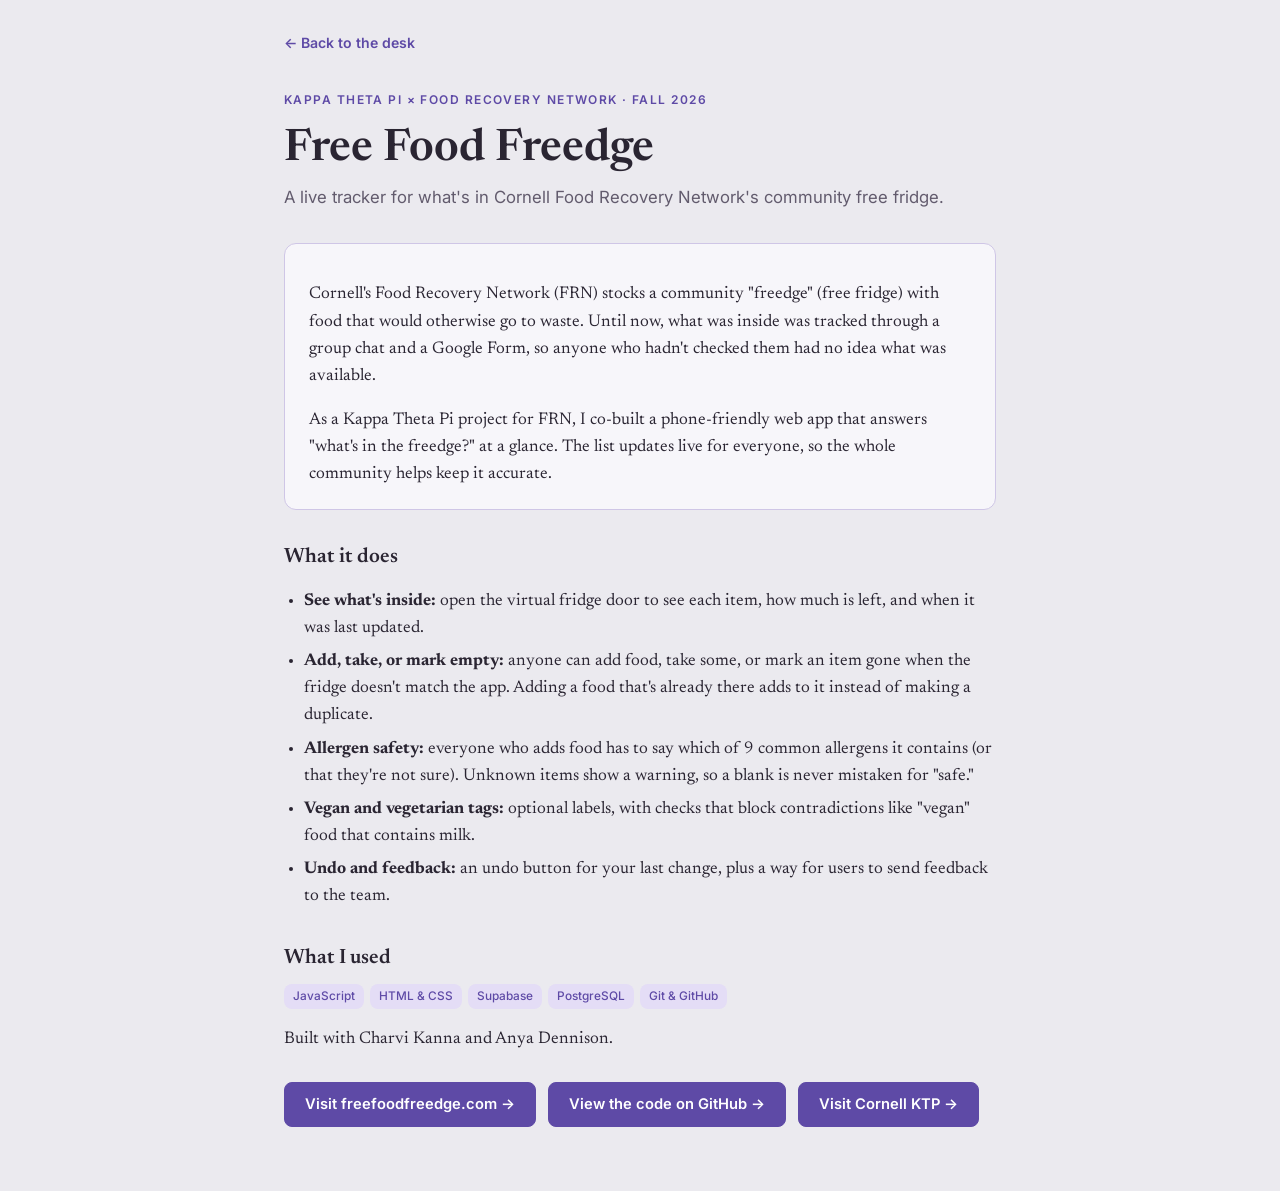
<file: projects/ktp-frn.html>
<!doctype html>
<html lang="en">
<head>
  <meta charset="utf-8">
  <meta name="viewport" content="width=device-width, initial-scale=1">
  <title>Freedge Tracker · Clare Gartz</title>
  <style>
    :root { --bg: #f6efe6; --surface: #fff; --text: #2a2422; --muted: #6d625c; --border: #e7dccf; --accent: #b31b1b; --accent-soft: #fbeceb; }
    *, *::before, *::after { box-sizing: border-box; }
    body { margin: 0; background: var(--bg); color: var(--text); font: 400 17px/1.65 "Times New Roman", Times, serif; -webkit-font-smoothing: antialiased; }
    a { color: var(--accent); }
    .wrap { max-width: 760px; margin: 0 auto; padding: 32px 24px 64px; }
    .back { display: block; width: fit-content; font-weight: 600; font-size: .92rem; text-decoration: none; margin-bottom: 32px; }
    .back:hover { text-decoration: underline; }
    .eyebrow { display: inline-block; padding: 4px 12px; border-radius: 999px; background: var(--accent-soft); color: var(--accent); font-size: .82rem; font-weight: 600; margin-bottom: 14px; }
    h1, h2 { font-family: "Times New Roman", Times, serif; font-weight: 600; line-height: 1.2; }
    h1 { font-size: clamp(2rem, 6vw, 2.8rem); margin: 0 0 8px; }
    .sub { color: var(--muted); font-size: 1.1rem; margin: 0 0 32px; }
    h2 { font-size: 1.35rem; margin: 36px 0 12px; }
    .card { background: var(--surface); border: 1px solid var(--border); border-radius: 14px; padding: 20px 24px; }
    ul { padding-left: 20px; }
    li { margin-bottom: 6px; }
    .tags { display: flex; flex-wrap: wrap; gap: 6px; margin-top: 8px; }
    .tag { font-size: .8rem; font-weight: 500; padding: 3px 10px; border-radius: 999px; background: var(--accent-soft); color: var(--accent); }
    .btn { display: inline-block; margin-top: 12px; padding: 10px 20px; border-radius: 10px; background: var(--accent); color: #fff; font-weight: 600; text-decoration: none; }
    @media (max-width: 640px) { .wrap { padding: 24px 16px 48px; } body { font-size: 16px; } }
    /* Soft gray + lavender sketchbook look, matching the desk page */
    :root { --bg: #e9e8ec; --surface: #f5f4f7; --text: #2f2a36; --muted: #6c6576; --border: #a993dd; --accent: #7a64bd; --accent-soft: #e6def8; }
    body { background: var(--bg); color: var(--text); font-family: "Times New Roman", Times, serif; font-size: 18px; }
    h1, h2, h3, .logo { font-family: "Times New Roman", Times, serif; }
    header { background: rgba(233, 232, 236, .92); border-bottom: 2px solid var(--border); }
    section { border-top: 0; }
    .card, .facts, .link-card { background: var(--surface); border: 2px solid var(--border); border-radius: 22px 8px 26px 10px / 10px 26px 8px 22px; }
    .card:hover, .link-card:hover { border-color: var(--accent); transform: rotate(-1deg); }
    .btn { border: 2px solid var(--border); border-radius: 255px 15px 225px 15px / 15px 225px 15px 255px; }
    .btn-primary, a.btn:not(.btn-ghost) { background: #c9b9f0; color: #2f2a36; }
    .btn-ghost { color: var(--accent); }
    .eyebrow, .tag { border: 1.5px solid var(--border); border-radius: 255px 15px 225px 15px / 15px 225px 15px 255px; font-style: italic; }
    .timeline li { border-bottom: 1.5px dashed #cfc8db; }
    footer { border-top: 2px solid var(--border); }
  </style>
  <link rel="stylesheet" href="https://fonts.googleapis.com/css2?family=Newsreader:ital,opsz,wght@0,6..72,400;0,6..72,500;0,6..72,600;1,6..72,400&family=Inter:wght@400;500;600;700&display=swap">
  <link rel="stylesheet" href="../site.css">
</head>
<body>
  <div class="wrap">
    <a class="back" href="../index.html">← Back to the desk</a>
    <span class="eyebrow">Kappa Theta Pi × Food Recovery Network · Fall 2026</span>
    <h1>Free Food Freedge</h1>
    <p class="sub">A live tracker for what's in Cornell Food Recovery Network's community free fridge.</p>
    <div class="card">
      <p>Cornell's Food Recovery Network (FRN) stocks a community "freedge" (free fridge) with food that would otherwise go to waste. Until now, what was inside was tracked through a group chat and a Google Form, so anyone who hadn't checked them had no idea what was available.</p>
      <p style="margin-bottom:0">As a Kappa Theta Pi project for FRN, I co-built a phone-friendly web app that answers "what's in the freedge?" at a glance. The list updates live for everyone, so the whole community helps keep it accurate.</p>
    </div>
    <h2>What it does</h2>
    <ul>
      <li><strong>See what's inside:</strong> open the virtual fridge door to see each item, how much is left, and when it was last updated.</li>
      <li><strong>Add, take, or mark empty:</strong> anyone can add food, take some, or mark an item gone when the fridge doesn't match the app. Adding a food that's already there adds to it instead of making a duplicate.</li>
      <li><strong>Allergen safety:</strong> everyone who adds food has to say which of 9 common allergens it contains (or that they're not sure). Unknown items show a warning, so a blank is never mistaken for "safe."</li>
      <li><strong>Vegan and vegetarian tags:</strong> optional labels, with checks that block contradictions like "vegan" food that contains milk.</li>
      <li><strong>Undo and feedback:</strong> an undo button for your last change, plus a way for users to send feedback to the team.</li>
    </ul>
    <h2>What I used</h2>
    <div class="tags"><span class="tag">JavaScript</span><span class="tag">HTML &amp; CSS</span><span class="tag">Supabase</span><span class="tag">PostgreSQL</span><span class="tag">Git &amp; GitHub</span></div>
    <p>Built with Charvi Kanna and Anya Dennison.</p>
    <a class="btn" style="margin-right:8px" href="https://freefoodfreedge.com" target="_blank" rel="noopener">Visit freefoodfreedge.com →</a>
    <a class="btn" style="margin-right:8px" href="https://github.com/claregartz/KTPhoodRecovery" target="_blank" rel="noopener">View the code on GitHub →</a>
    <a class="btn" href="https://ktpcornell.com" target="_blank" rel="noopener">Visit Cornell KTP →</a>
  </div>
</body>
</html>
</file>
<file: site.css>
/* Shared site style ("Studio"): lavender + paper grain, straight edges,
   Newsreader serif with small Inter labels. Loaded after each page's own <style>;
   :root:root outranks the per-page :root and :root[data-theme] rules. */

/* Tokens (names cover both the desk page and the text pages) */
:root:root {
  --f-display: "Newsreader", "Times New Roman", Times, serif;
  --f-body: "Newsreader", "Times New Roman", Times, serif;
  --f-ui: "Inter", "Helvetica Neue", Arial, sans-serif;
  --f-mono: "Inter", "Helvetica Neue", Arial, sans-serif;
  --r: 12px; --r-btn: 8px;
  --bg: #ebeaef; --paper: #ebeaef;
  --surface: #f7f6fa; --card-bg: #f7f6fa; --pill-bg: #f7f6fa;
  --text: #2a2532; --ink: #2a2532; --pencil: #2f2a36;
  --muted: #625b6d;
  --border: #cfc6e6; --pill-border: #cfc6e6; --rule: #d8d3e3;
  --accent: #5e4aa6; --accent-soft: #e4ddf6;
  --btn: #5e4aa6; --btn-text: #fff;
  --glow: #ddd4f2;
}

/* ================= base ================= */
:root:root body {
  background-color: var(--bg); color: var(--text);
  font-family: var(--f-body); font-size: 17px; line-height: 1.6;
}
:root:root :is(h1, h2, h3, .logo, .name) { font-family: var(--f-display); text-wrap: balance; }
:root:root a { color: var(--accent); }

/* --- header / nav (about page) --- */
:root:root header { background: color-mix(in srgb, var(--bg) 90%, transparent); border-bottom: 1px solid var(--rule); }
:root:root nav ul a { font-family: var(--f-ui); font-size: .9rem; color: var(--muted); }
:root:root nav ul a:hover { color: var(--text); }
:root:root .logo { font-size: 1.1rem; }

/* --- desk header --- */
:root:root .name { font-weight: 600; letter-spacing: -0.015em; }
:root:root .tagline { font-family: var(--f-ui); font-style: normal; font-size: .95rem; letter-spacing: .01em; }
:root:root .pill {
  font-family: var(--f-ui); font-weight: 600; font-size: .92rem;
  border: 1px solid var(--pill-border); border-radius: var(--r-btn);
  background: var(--pill-bg); color: var(--text);
}
:root:root .pill:hover { transform: translateY(-1px); border-color: var(--accent); }
:root:root .pill.primary { background: var(--btn); border-color: var(--btn); color: var(--btn-text); }
:root:root .icon-link { height: 36px; width: 38px; }
:root:root .hint { font-family: var(--f-ui); font-style: normal; font-size: .92rem; }
:root:root .wall-glow { fill: var(--glow); }

/* desk list of links */
:root:root .index h2 { font-size: 1.25rem; }
:root:root .index a {
  border: 1px solid var(--border); border-radius: var(--r); background: var(--card-bg);
  font-family: var(--f-ui); font-weight: 600; font-size: .95rem;
}
:root:root .index a:hover { transform: translateY(-2px); border-color: var(--accent); }
:root:root .index a span { font-style: normal; font-weight: 400; font-size: .85rem; }

/* hover bubble on the desk */
:root:root .bubble {
  background: var(--surface); color: var(--text);
  border: 1px solid var(--border); border-radius: var(--r);
  box-shadow: 0 8px 24px rgba(30, 24, 40, .12); transform: translateY(4px);
  font-family: var(--f-body); font-size: .95rem;
}
:root:root .bubble.show { transform: none; }
:root:root .bubble strong { font-family: var(--f-display); }
:root:root .bubble .go { color: var(--accent); font-family: var(--f-ui); font-style: normal; font-size: .85rem; }

/* --- about hero --- */
:root:root .hero { padding-top: 80px; padding-bottom: 64px; }
:root:root .hero h1 { font-weight: 600; letter-spacing: -0.025em; }
:root:root .hero p { font-size: 1.15rem; }
:root:root :is(.eyebrow, .tag) { font-style: normal; font-family: var(--f-ui); border: 0; }
:root:root .eyebrow {
  background: none; padding: 0; border-radius: 0; color: var(--accent);
  text-transform: uppercase; letter-spacing: .12em; font-size: .75rem; font-weight: 600;
}
:root:root .tag { border-radius: var(--r-btn); background: var(--accent-soft); color: var(--accent); font-size: .74rem; padding: 3px 9px; }
:root:root .btn {
  font-family: var(--f-ui); font-weight: 600; font-size: .92rem;
  border: 1px solid var(--accent); border-radius: var(--r-btn);
}
:root:root :is(.btn-primary, a.btn:not(.btn-ghost)) { background: var(--btn); border-color: var(--btn); color: var(--btn-text); }
:root:root .btn-ghost { background: transparent; color: var(--accent); border-color: var(--border); }
:root:root .btn:hover { transform: translateY(-1px); }

/* --- sections --- */
:root:root section { border-top: 1px solid var(--rule); }
:root:root section h2 { font-size: 1.85rem; font-weight: 600; letter-spacing: -0.015em; }
:root:root :is(.card, .facts, .link-card) {
  background: var(--surface); border: 1px solid var(--border); border-radius: var(--r);
}
:root:root :is(.card, .link-card):hover { transform: translateY(-2px); border-color: var(--accent); }
:root:root .card h3 { font-size: 1.15rem; }
:root:root .card-link { font-family: var(--f-ui); font-size: .88rem; }
:root:root .facts dt { font-family: var(--f-ui); font-size: .72rem; letter-spacing: .1em; }
:root:root .timeline li { border-bottom: 1px solid var(--rule); }
:root:root .when { font-family: var(--f-mono); font-size: .82rem; font-variant-numeric: tabular-nums; }
:root:root .org { font-family: var(--f-ui); font-size: .95rem; font-weight: 600; }
:root:root .subhead { font-size: 1.2rem; }
:root:root .link-card { font-family: var(--f-ui); }
:root:root .link-card svg { fill: var(--accent); }
:root:root footer { border-top: 1px solid var(--rule); font-family: var(--f-ui); font-size: .85rem; }

/* --- org / project subpages --- */
:root:root .back { font-family: var(--f-ui); font-size: .88rem; }
:root:root .sub { font-family: var(--f-ui); font-size: 1.05rem; }
:root:root .wrap > h2 { font-size: 1.3rem; }

/* ================= small flourishes ================= */
/* tagline under the name: upright serif */
:root:root .tagline { font-family: var(--f-body); font-style: normal; font-size: 1.02rem; }
:root:root .hero h1 { font-weight: 500; }

@media (prefers-reduced-motion: reduce) { :root:root * { transition: none !important; } }
</file>
